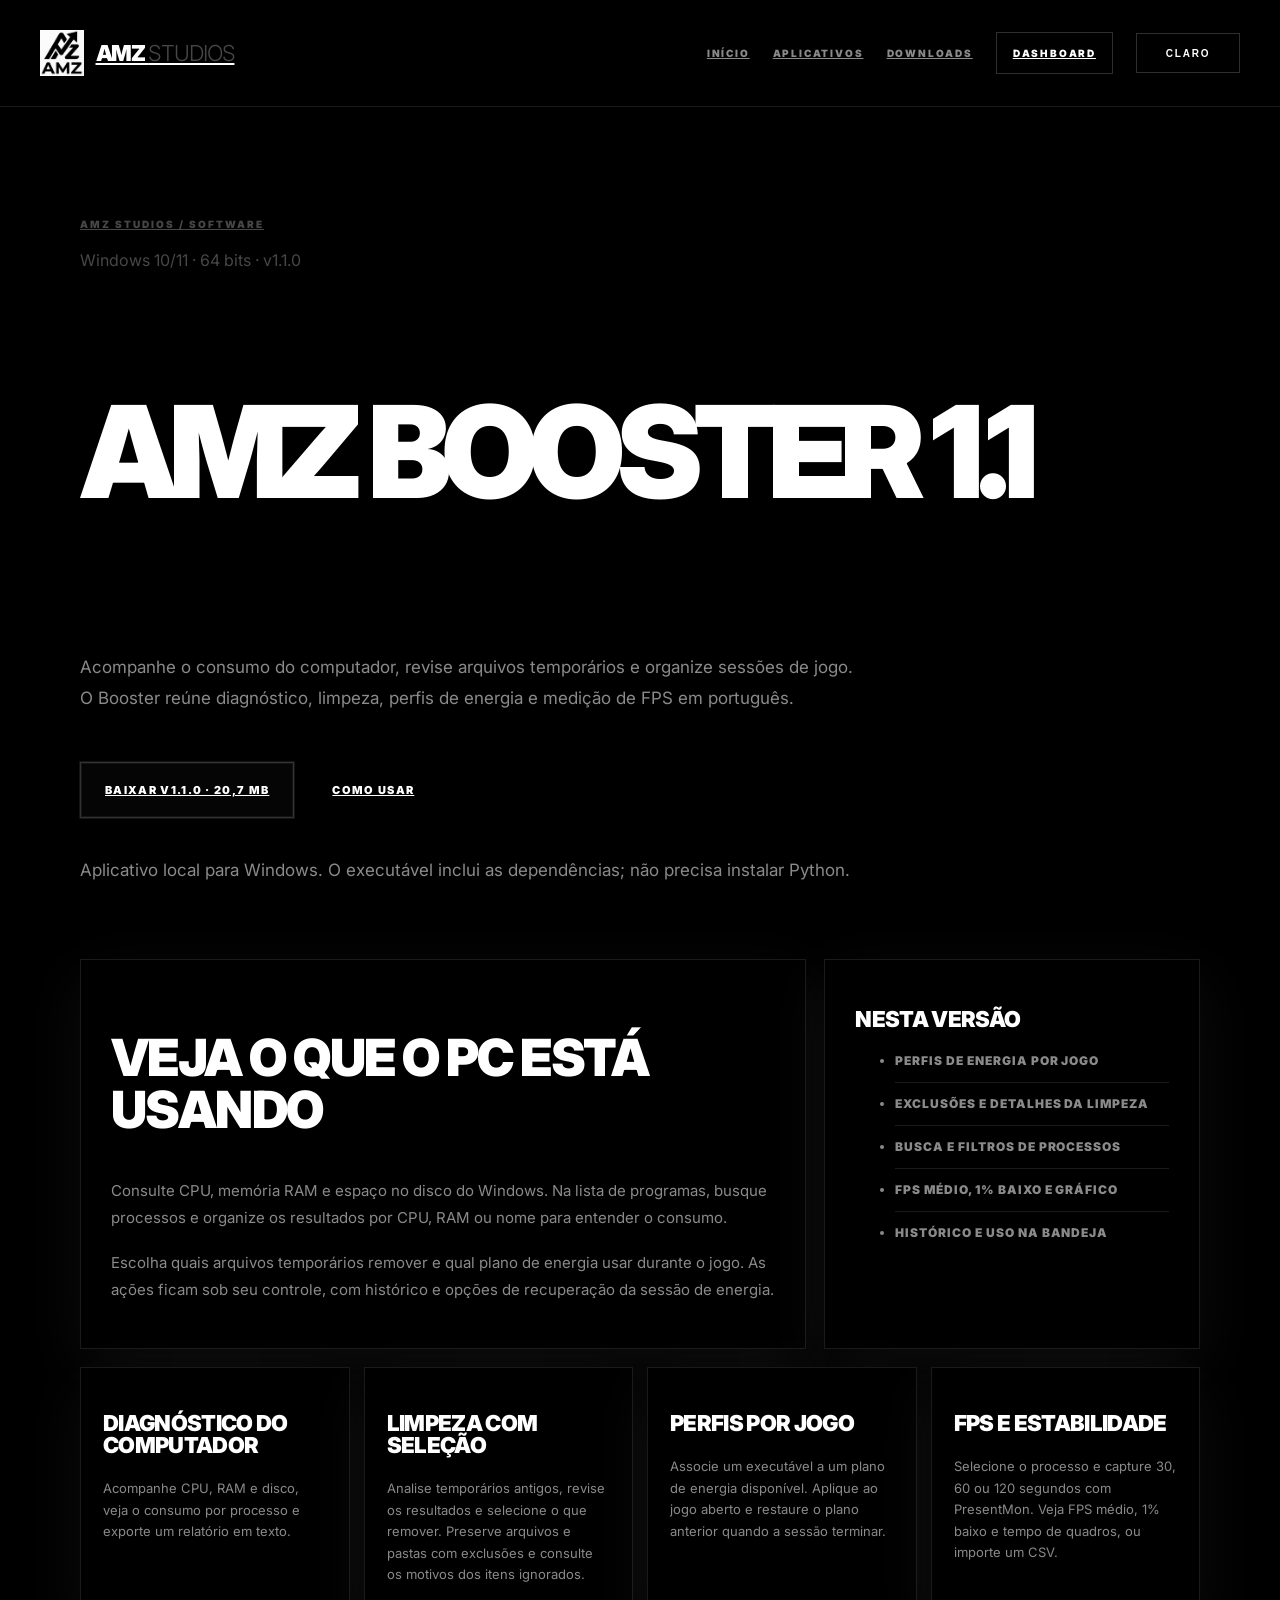
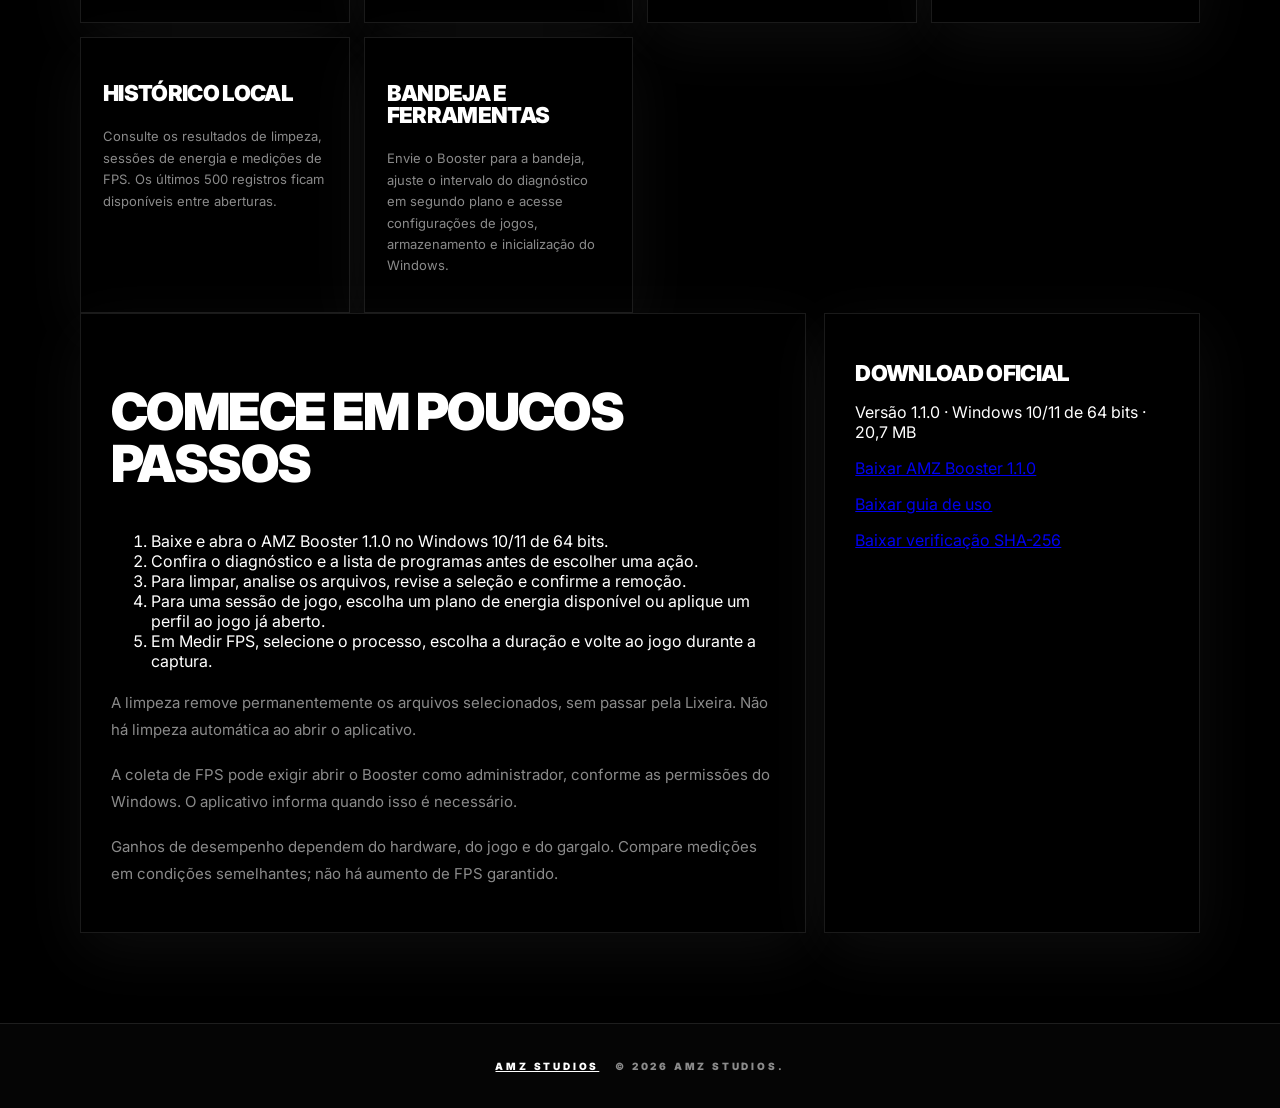
<file: amz-booster/index.html>
<!DOCTYPE html>
<html lang="pt-br">
<head>
    <meta charset="UTF-8">
    <meta name="viewport" content="width=device-width, initial-scale=1.0">
    <title>AMZ Booster 1.1 | Diagnóstico, Limpeza e FPS para Windows</title>
    <meta name="description" content="Baixe o AMZ Booster 1.1 para Windows: diagnóstico de CPU e RAM, limpeza de temporários, perfis de energia por jogo e medição de FPS com histórico.">
    <meta name="robots" content="index, follow, max-image-preview:large">
    <meta name="author" content="AMZ Studios">
    <link rel="canonical" href="https://muniz-amz.github.io/amz-studios/amz-booster/">
    <meta property="og:type" content="article">
    <meta property="og:locale" content="pt_BR">
    <meta property="og:site_name" content="AMZ Studios">
    <meta property="og:title" content="AMZ Booster 1.1 para Windows">
    <meta property="og:description" content="Acompanhe o consumo do PC, revise arquivos temporários, organize perfis de energia por jogo e compare medições de FPS.">
    <meta property="og:url" content="https://muniz-amz.github.io/amz-studios/amz-booster/">
    <meta property="og:image" content="https://muniz-amz.github.io/amz-studios/assets/logo.png">
    <link rel="icon" href="../assets/logo.ico?v=6" type="image/x-icon">
    <script>
        try {
            const temaSalvo = localStorage.getItem('amz_site_theme');
            document.documentElement.dataset.siteTheme = temaSalvo === 'light' ? 'light' : 'dark';
        } catch {
            document.documentElement.dataset.siteTheme = 'dark';
        }
    </script>
    <script type="application/ld+json">
        {
            "@context": "https://schema.org",
            "@type": "SoftwareApplication",
            "name": "AMZ Booster",
            "softwareVersion": "1.1.0",
            "operatingSystem": "Windows 10/11 64 bits",
            "applicationCategory": "UtilitiesApplication",
            "url": "https://muniz-amz.github.io/amz-studios/amz-booster/",
            "downloadUrl": "https://muniz-amz.github.io/amz-studios/assets/meu-site-downloads/AMZBooster-v1.1.0.exe",
            "description": "Diagnóstico de CPU, RAM e disco, limpeza de temporários selecionados, perfis de energia por jogo e medição de FPS com histórico para Windows.",
            "publisher": {
                "@type": "Organization",
                "name": "AMZ Studios"
            }
        }
    </script>
    <link rel="stylesheet" href="../style.css?v=33">
</head>
<body class="seo-page">
    <nav class="seo-navbar">
        <a class="seo-brand" href="../" aria-label="Voltar para AMZ Studios">
            <img src="../assets/logo.png" alt="AMZ Studios">
            <span>AMZ <em>STUDIOS</em></span>
        </a>
        <div class="seo-nav-links">
            <a href="../#inicio">Início</a>
            <a href="../#aplicativos">Aplicativos</a>
            <a href="../#downloads">Downloads</a>
            <a class="site-nav-dashboard" href="../#dashboard">Dashboard</a>
            <button type="button" class="site-theme-toggle" id="site-theme-toggle" onclick="alternarTemaSeo()" aria-label="Alternar tema">
                <span id="site-theme-label">Claro</span>
            </button>
        </div>
    </nav>

    <main class="seo-main">
        <section class="seo-hero">
            <a class="seo-breadcrumb" href="../">AMZ Studios / Software</a>
            <span class="site-chip">Windows 10/11 · 64 bits · v1.1.0</span>
            <h1>AMZ Booster 1.1</h1>
            <p>
                Acompanhe o consumo do computador, revise arquivos temporários e organize sessões de jogo.
                O Booster reúne diagnóstico, limpeza, perfis de energia e medição de FPS em português.
            </p>
            <div class="seo-cta-row">
                <a class="site-primary-action" href="../assets/meu-site-downloads/AMZBooster-v1.1.0.exe" download>Baixar v1.1.0 · 20,7 MB</a>
                <a class="site-secondary-action" href="#como-usar">Como usar</a>
            </div>
            <p>Aplicativo local para Windows. O executável inclui as dependências; não precisa instalar Python.</p>
        </section>

        <section class="seo-layout">
            <article class="seo-content-card">
                <h2>Veja o que o PC está usando</h2>
                <p>
                    Consulte CPU, memória RAM e espaço no disco do Windows. Na lista de programas,
                    busque processos e organize os resultados por CPU, RAM ou nome para entender o consumo.
                </p>
                <p>
                    Escolha quais arquivos temporários remover e qual plano de energia usar durante o jogo.
                    As ações ficam sob seu controle, com histórico e opções de recuperação da sessão de energia.
                </p>
            </article>
            <aside class="seo-side-card">
                <h2>Nesta versão</h2>
                <ul>
                    <li>Perfis de energia por jogo</li>
                    <li>Exclusões e detalhes da limpeza</li>
                    <li>Busca e filtros de processos</li>
                    <li>FPS médio, 1% baixo e gráfico</li>
                    <li>Histórico e uso na bandeja</li>
                </ul>
            </aside>
        </section>

        <section class="seo-feature-grid" aria-label="Funções do AMZ Booster">
            <article>
                <h3>Diagnóstico do computador</h3>
                <p>Acompanhe CPU, RAM e disco, veja o consumo por processo e exporte um relatório em texto.</p>
            </article>
            <article>
                <h3>Limpeza com seleção</h3>
                <p>Analise temporários antigos, revise os resultados e selecione o que remover. Preserve arquivos e pastas com exclusões e consulte os motivos dos itens ignorados.</p>
            </article>
            <article>
                <h3>Perfis por jogo</h3>
                <p>Associe um executável a um plano de energia disponível. Aplique ao jogo aberto e restaure o plano anterior quando a sessão terminar.</p>
            </article>
            <article>
                <h3>FPS e estabilidade</h3>
                <p>Selecione o processo e capture 30, 60 ou 120 segundos com PresentMon. Veja FPS médio, 1% baixo e tempo de quadros, ou importe um CSV.</p>
            </article>
            <article>
                <h3>Histórico local</h3>
                <p>Consulte os resultados de limpeza, sessões de energia e medições de FPS. Os últimos 500 registros ficam disponíveis entre aberturas.</p>
            </article>
            <article>
                <h3>Bandeja e ferramentas</h3>
                <p>Envie o Booster para a bandeja, ajuste o intervalo do diagnóstico em segundo plano e acesse configurações de jogos, armazenamento e inicialização do Windows.</p>
            </article>
        </section>

        <section class="seo-layout" id="como-usar">
            <article class="seo-content-card">
                <h2>Comece em poucos passos</h2>
                <ol>
                    <li>Baixe e abra o AMZ Booster 1.1.0 no Windows 10/11 de 64 bits.</li>
                    <li>Confira o diagnóstico e a lista de programas antes de escolher uma ação.</li>
                    <li>Para limpar, analise os arquivos, revise a seleção e confirme a remoção.</li>
                    <li>Para uma sessão de jogo, escolha um plano de energia disponível ou aplique um perfil ao jogo já aberto.</li>
                    <li>Em Medir FPS, selecione o processo, escolha a duração e volte ao jogo durante a captura.</li>
                </ol>
                <p>A limpeza remove permanentemente os arquivos selecionados, sem passar pela Lixeira. Não há limpeza automática ao abrir o aplicativo.</p>
                <p>A coleta de FPS pode exigir abrir o Booster como administrador, conforme as permissões do Windows. O aplicativo informa quando isso é necessário.</p>
                <p>Ganhos de desempenho dependem do hardware, do jogo e do gargalo. Compare medições em condições semelhantes; não há aumento de FPS garantido.</p>
            </article>
            <aside class="seo-side-card">
                <h2>Download oficial</h2>
                <p>Versão 1.1.0 · Windows 10/11 de 64 bits · 20,7 MB</p>
                <p><a href="../assets/meu-site-downloads/AMZBooster-v1.1.0.exe" download>Baixar AMZ Booster 1.1.0</a></p>
                <p><a href="../assets/meu-site-downloads/AMZBooster-v1.1.0-Guia.md" download>Baixar guia de uso</a></p>
                <p><a href="../assets/meu-site-downloads/AMZBooster-v1.1.0.exe.sha256" download>Baixar verificação SHA-256</a></p>
            </aside>
        </section>
    </main>

    <footer class="seo-footer">
        <a href="../">AMZ Studios</a>
        <span>© 2026 AMZ Studios.</span>
    </footer>

    <script>
        function atualizarTemaSeo() {
            const claro = document.documentElement.dataset.siteTheme === 'light';
            const label = document.getElementById('site-theme-label');
            if (label) label.textContent = claro ? 'Escuro' : 'Claro';
        }

        function alternarTemaSeo() {
            const proximo = document.documentElement.dataset.siteTheme === 'light' ? 'dark' : 'light';
            document.documentElement.dataset.siteTheme = proximo;
            try { localStorage.setItem('amz_site_theme', proximo); } catch {}
            atualizarTemaSeo();
        }

        atualizarTemaSeo();
    </script>
</body>
</html>
</file>
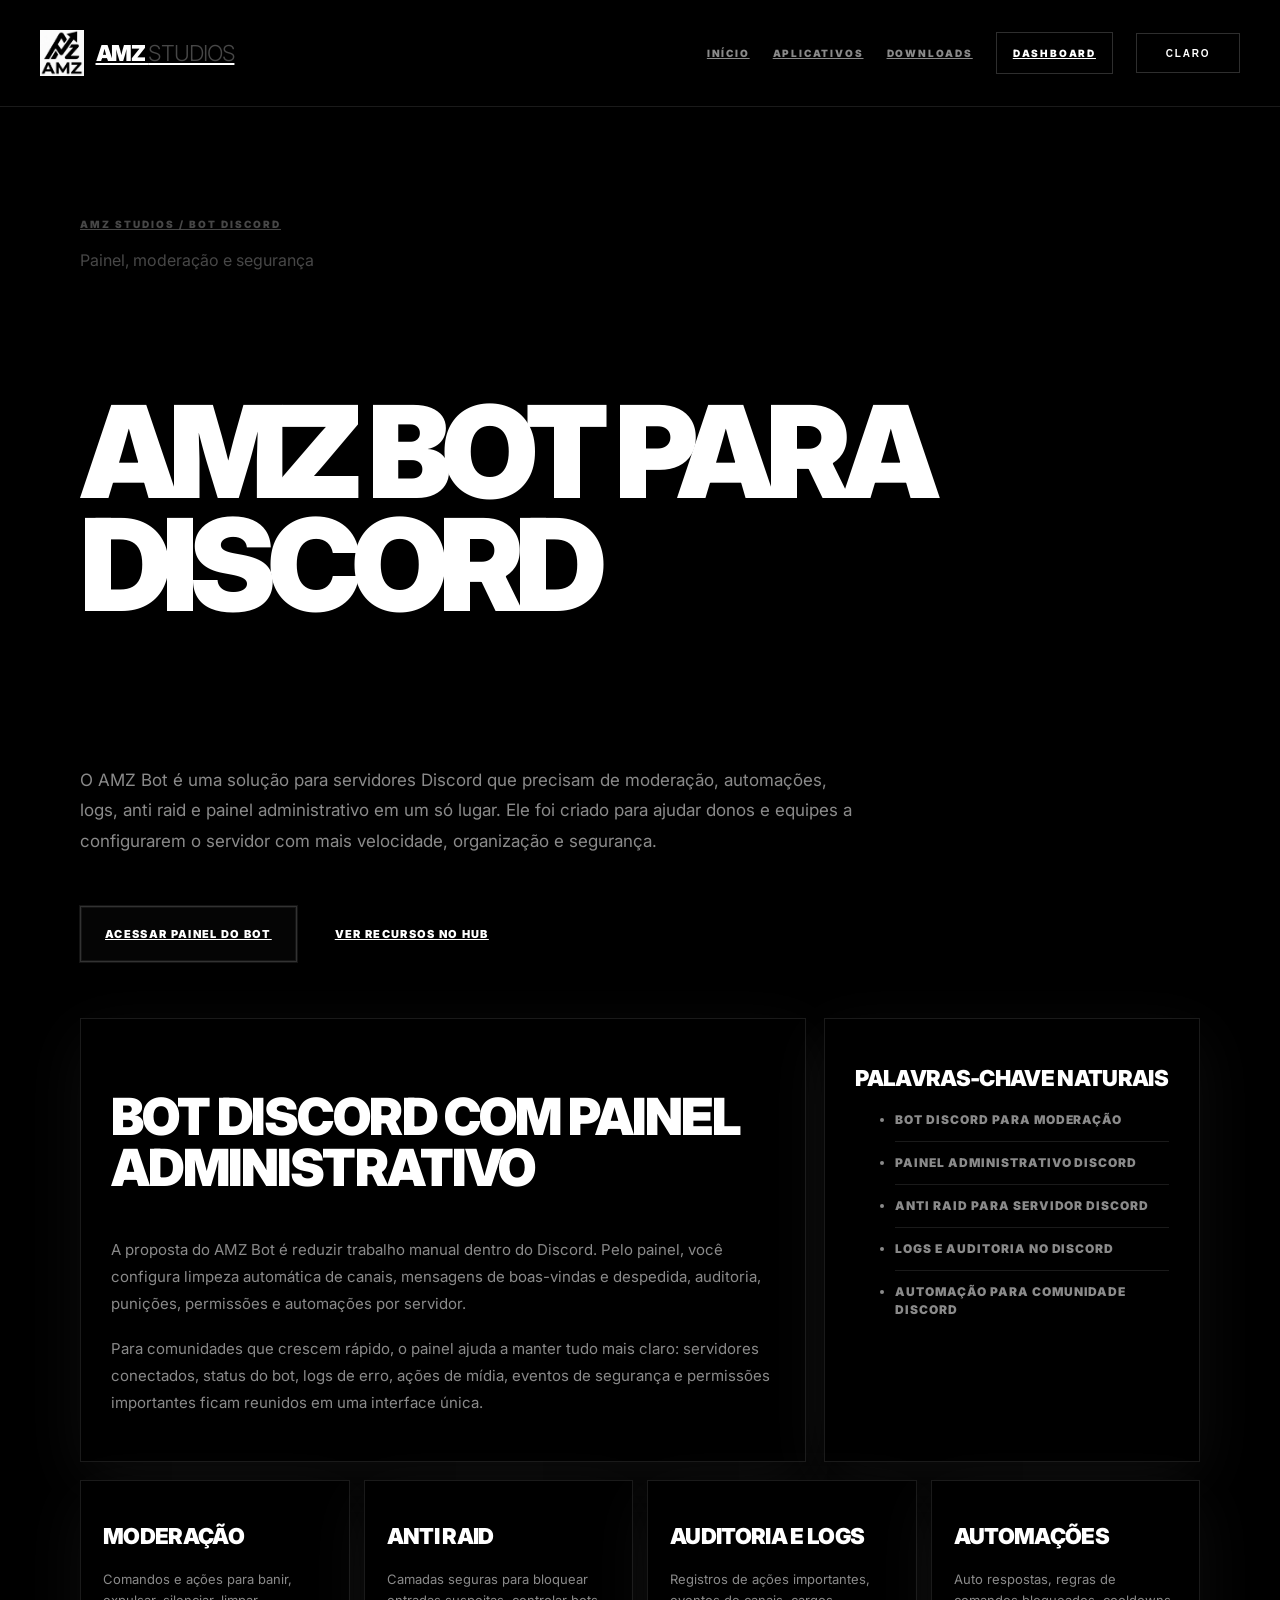
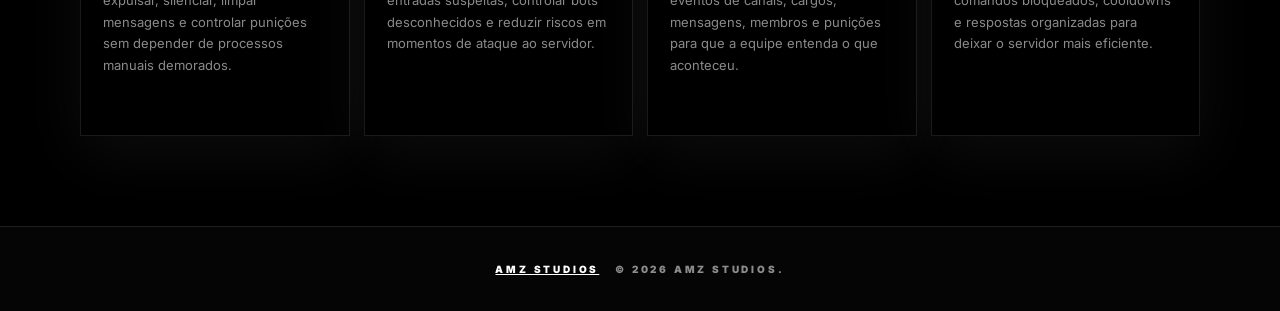
<file: amz-bot/index.html>
<!DOCTYPE html>
<html lang="pt-br">
<head>
    <meta charset="UTF-8">
    <meta name="viewport" content="width=device-width, initial-scale=1.0">
    <title>AMZ Bot para Discord | Moderação, Anti Raid e Painel Admin</title>
    <meta name="description" content="Conheça o AMZ Bot para Discord: moderação, anti raid, logs, limpeza automática, mensagens de entrada e saída, automações e painel administrativo para servidores.">
    <meta name="robots" content="index, follow, max-image-preview:large">
    <meta name="author" content="AMZ Studios">
    <link rel="canonical" href="https://muniz-amz.github.io/amz-studios/amz-bot/">
    <meta property="og:type" content="article">
    <meta property="og:locale" content="pt_BR">
    <meta property="og:site_name" content="AMZ Studios">
    <meta property="og:title" content="AMZ Bot para Discord">
    <meta property="og:description" content="Bot para Discord com painel administrativo, moderação, anti raid, logs, auditoria e automações por servidor.">
    <meta property="og:url" content="https://muniz-amz.github.io/amz-studios/amz-bot/">
    <meta property="og:image" content="https://muniz-amz.github.io/amz-studios/assets/logo.png">
    <link rel="icon" href="../assets/logo.ico?v=6" type="image/x-icon">
    <script>
        try {
            const temaSalvo = localStorage.getItem('amz_site_theme');
            document.documentElement.dataset.siteTheme = temaSalvo === 'light' ? 'light' : 'dark';
        } catch {
            document.documentElement.dataset.siteTheme = 'dark';
        }
    </script>
    <script type="application/ld+json">
        {
            "@context": "https://schema.org",
            "@type": "Service",
            "name": "AMZ Bot para Discord",
            "serviceType": "Bot Discord para moderação, anti raid, logs e automação",
            "url": "https://muniz-amz.github.io/amz-studios/amz-bot/",
            "provider": {
                "@type": "Organization",
                "name": "AMZ Studios",
                "url": "https://muniz-amz.github.io/amz-studios/"
            },
            "areaServed": "BR",
            "description": "AMZ Bot é um bot para Discord com painel administrativo, limpeza automática, auditoria, moderação, anti raid, logs e automações para servidores."
        }
    </script>
    <link rel="stylesheet" href="../style.css?v=33">
</head>
<body class="seo-page">
    <nav class="seo-navbar">
        <a class="seo-brand" href="../" aria-label="Voltar para AMZ Studios">
            <img src="../assets/logo.png" alt="AMZ Studios">
            <span>AMZ <em>STUDIOS</em></span>
        </a>
        <div class="seo-nav-links">
            <a href="../#inicio">Início</a>
            <a href="../#aplicativos">Aplicativos</a>
            <a href="../#downloads">Downloads</a>
            <a class="site-nav-dashboard" href="../#dashboard">Dashboard</a>
            <button type="button" class="site-theme-toggle" id="site-theme-toggle" onclick="alternarTemaSeo()" aria-label="Alternar tema">
                <span id="site-theme-label">Claro</span>
            </button>
        </div>
    </nav>

    <main class="seo-main">
        <section class="seo-hero">
            <a class="seo-breadcrumb" href="../">AMZ Studios / Bot Discord</a>
            <span class="site-chip">Painel, moderação e segurança</span>
            <h1>AMZ Bot para Discord</h1>
            <p>
                O AMZ Bot é uma solução para servidores Discord que precisam de moderação, automações, logs, anti raid e painel administrativo em um só lugar.
                Ele foi criado para ajudar donos e equipes a configurarem o servidor com mais velocidade, organização e segurança.
            </p>
            <div class="seo-cta-row">
                <a class="site-primary-action" href="../#dashboard">Acessar painel do bot</a>
                <a class="site-secondary-action" href="../#solucoes">Ver recursos no hub</a>
            </div>
        </section>

        <section class="seo-layout">
            <article class="seo-content-card">
                <h2>Bot Discord com painel administrativo</h2>
                <p>
                    A proposta do AMZ Bot é reduzir trabalho manual dentro do Discord. Pelo painel, você configura limpeza automática de canais,
                    mensagens de boas-vindas e despedida, auditoria, punições, permissões e automações por servidor.
                </p>
                <p>
                    Para comunidades que crescem rápido, o painel ajuda a manter tudo mais claro: servidores conectados, status do bot,
                    logs de erro, ações de mídia, eventos de segurança e permissões importantes ficam reunidos em uma interface única.
                </p>
            </article>

            <aside class="seo-side-card">
                <h2>Palavras-chave naturais</h2>
                <ul>
                    <li>bot Discord para moderação</li>
                    <li>painel administrativo Discord</li>
                    <li>anti raid para servidor Discord</li>
                    <li>logs e auditoria no Discord</li>
                    <li>automação para comunidade Discord</li>
                </ul>
            </aside>
        </section>

        <section class="seo-feature-grid">
            <article>
                <h3>Moderação</h3>
                <p>Comandos e ações para banir, expulsar, silenciar, limpar mensagens e controlar punições sem depender de processos manuais demorados.</p>
            </article>
            <article>
                <h3>Anti Raid</h3>
                <p>Camadas seguras para bloquear entradas suspeitas, controlar bots desconhecidos e reduzir riscos em momentos de ataque ao servidor.</p>
            </article>
            <article>
                <h3>Auditoria e logs</h3>
                <p>Registros de ações importantes, eventos de canais, cargos, mensagens, membros e punições para que a equipe entenda o que aconteceu.</p>
            </article>
            <article>
                <h3>Automações</h3>
                <p>Auto respostas, regras de comandos bloqueados, cooldowns e respostas organizadas para deixar o servidor mais eficiente.</p>
            </article>
        </section>
    </main>

    <footer class="seo-footer">
        <a href="../">AMZ Studios</a>
        <span>© 2026 AMZ Studios.</span>
    </footer>

    <script>
        function atualizarTemaSeo() {
            const claro = document.documentElement.dataset.siteTheme === 'light';
            const label = document.getElementById('site-theme-label');
            if (label) label.textContent = claro ? 'Escuro' : 'Claro';
        }

        function alternarTemaSeo() {
            const proximo = document.documentElement.dataset.siteTheme === 'light' ? 'dark' : 'light';
            document.documentElement.dataset.siteTheme = proximo;
            try { localStorage.setItem('amz_site_theme', proximo); } catch {}
            atualizarTemaSeo();
        }

        atualizarTemaSeo();
    </script>
</body>
</html>
</file>
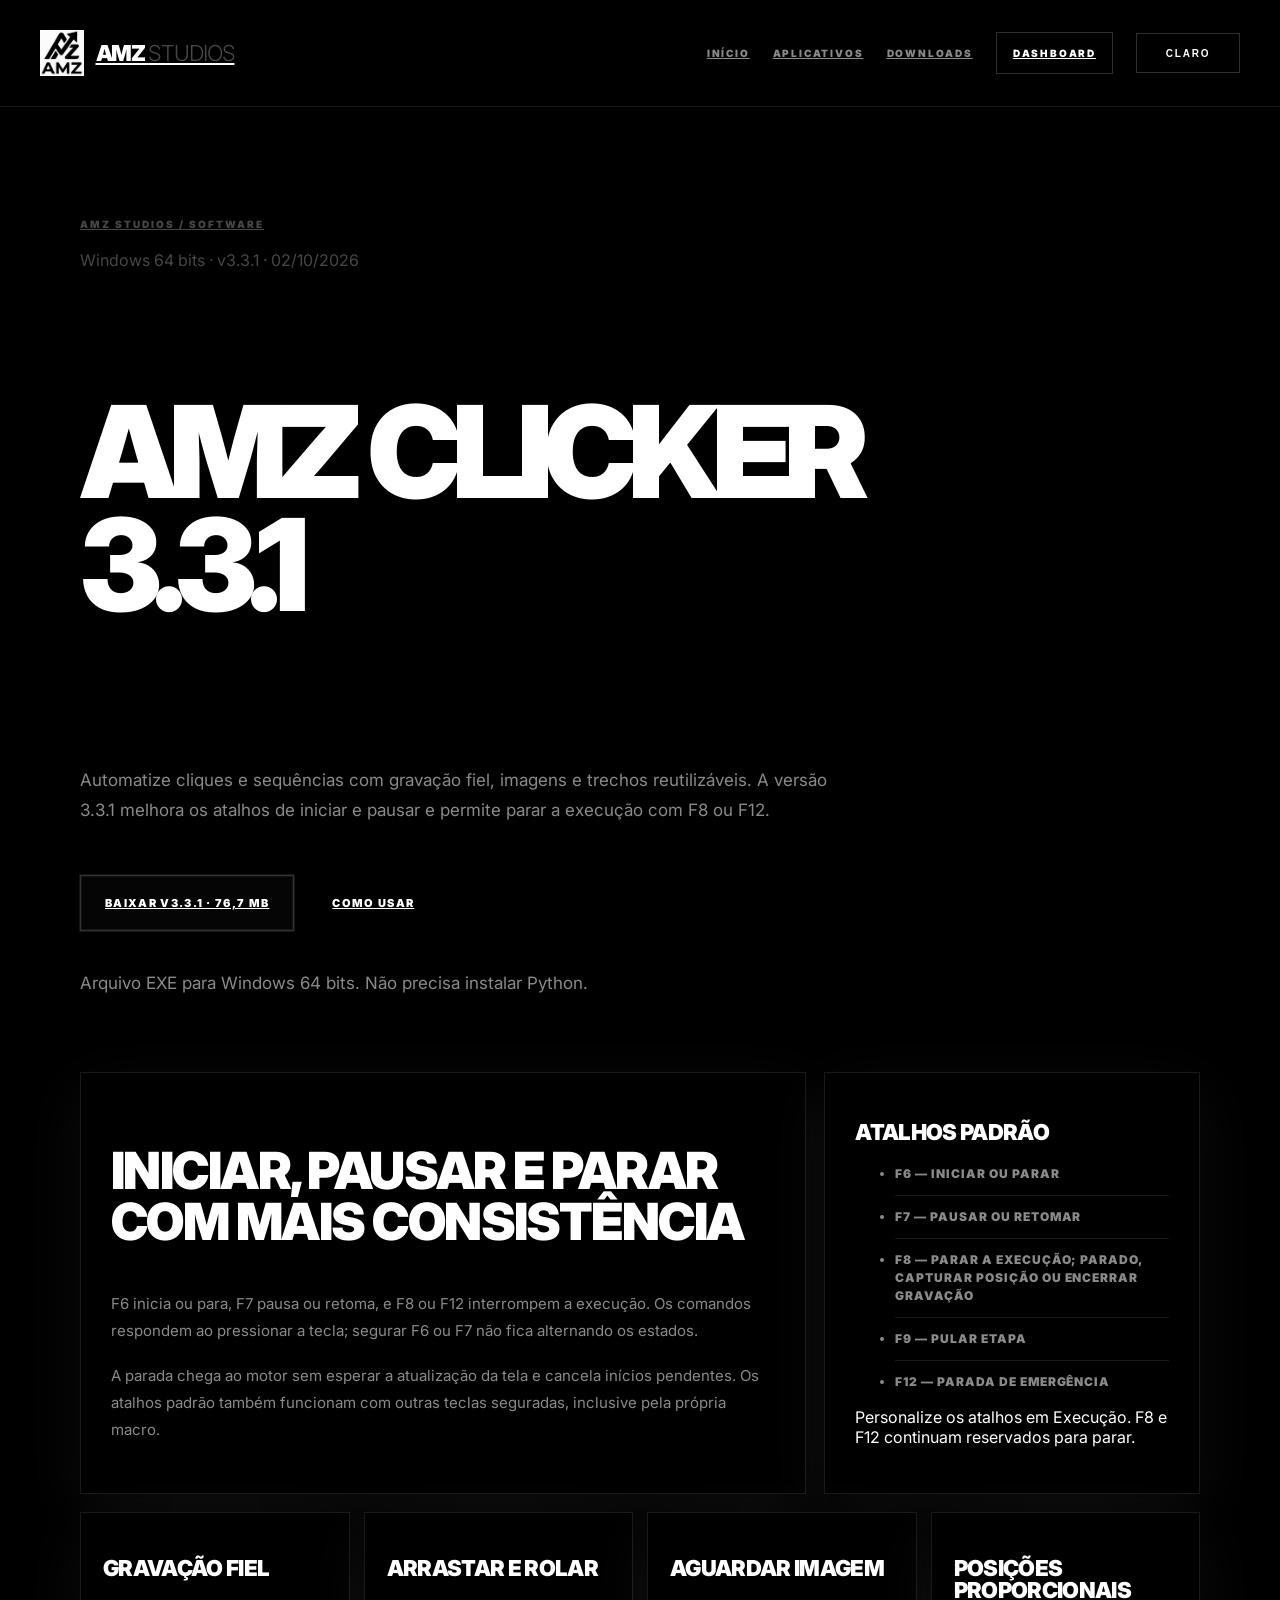
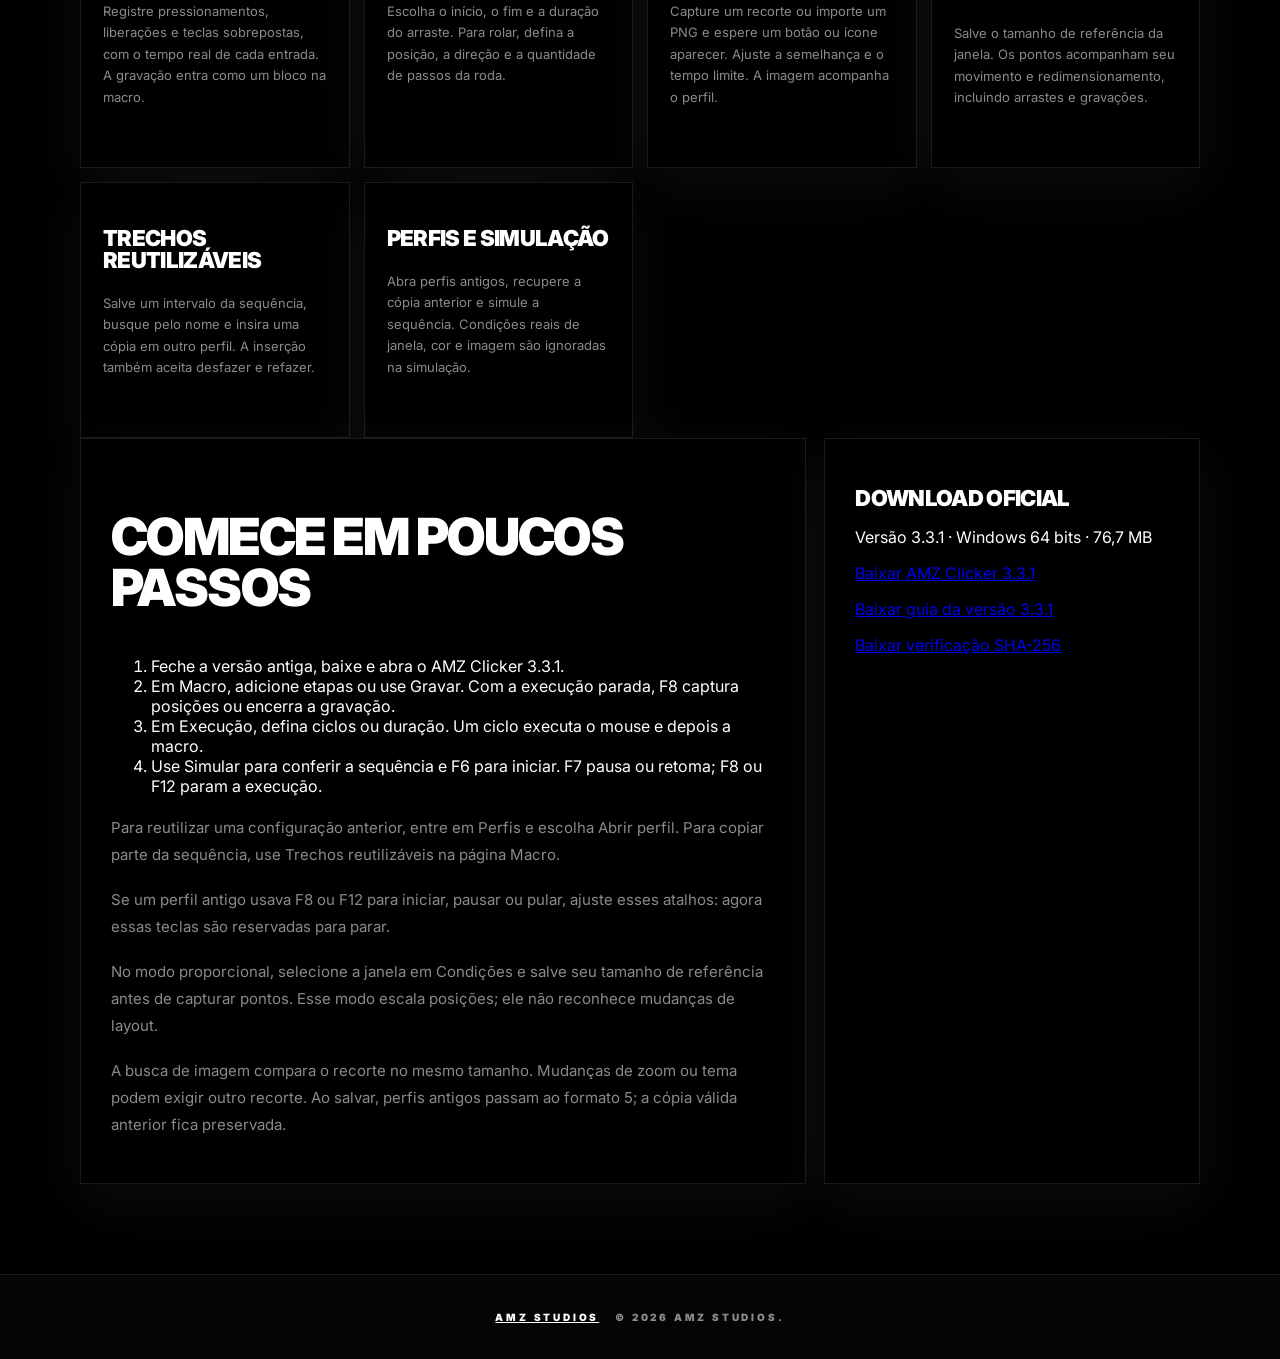
<file: amz-clicker/index.html>
<!DOCTYPE html>
<html lang="pt-br">
<head>
    <meta charset="UTF-8">
    <meta name="viewport" content="width=device-width, initial-scale=1.0">
    <title>AMZ Clicker 3.3.1 | AutoClicker e Macros para Windows</title>
    <meta name="description" content="Baixe o AMZ Clicker 3.3.1 para Windows: atalhos de iniciar e pausar mais consistentes, parada com F8/F12, gravação fiel e macros reutilizáveis.">
    <meta name="robots" content="index, follow, max-image-preview:large">
    <meta name="author" content="AMZ Studios">
    <link rel="canonical" href="https://muniz-amz.github.io/amz-studios/amz-clicker/">
    <meta property="og:type" content="article">
    <meta property="og:locale" content="pt_BR">
    <meta property="og:site_name" content="AMZ Studios">
    <meta property="og:title" content="AMZ Clicker 3.3.1 para Windows">
    <meta property="og:description" content="AutoClicker para Windows com controles de iniciar, pausar e parar mais consistentes, gravação fiel, condições por imagem e macros reutilizáveis.">
    <meta property="og:url" content="https://muniz-amz.github.io/amz-studios/amz-clicker/">
    <meta property="og:image" content="https://muniz-amz.github.io/amz-studios/assets/logo.png">
    <link rel="icon" href="../assets/logo.ico?v=6" type="image/x-icon">
    <script>
        try {
            const temaSalvo = localStorage.getItem('amz_site_theme');
            document.documentElement.dataset.siteTheme = temaSalvo === 'light' ? 'light' : 'dark';
        } catch {
            document.documentElement.dataset.siteTheme = 'dark';
        }
    </script>
    <script type="application/ld+json">
        {
            "@context": "https://schema.org",
            "@type": "SoftwareApplication",
            "name": "AMZ Clicker",
            "softwareVersion": "3.3.1",
            "operatingSystem": "Windows",
            "applicationCategory": "UtilitiesApplication",
            "url": "https://muniz-amz.github.io/amz-studios/amz-clicker/",
            "downloadUrl": "https://muniz-amz.github.io/amz-studios/assets/meu-site-downloads/AMZ-Clicker-v3.3.1.exe",
            "description": "AutoClicker para Windows com controles de iniciar, pausar e parar mais consistentes, gravação fiel, condições por imagem e macros reutilizáveis.",
            "publisher": {
                "@type": "Organization",
                "name": "AMZ Studios"
            }
        }
    </script>
    <link rel="stylesheet" href="../style.css?v=33">
</head>
<body class="seo-page">
    <nav class="seo-navbar">
        <a class="seo-brand" href="../" aria-label="Voltar para AMZ Studios">
            <img src="../assets/logo.png" alt="AMZ Studios">
            <span>AMZ <em>STUDIOS</em></span>
        </a>
        <div class="seo-nav-links">
            <a href="../#inicio">Início</a>
            <a href="../#aplicativos">Aplicativos</a>
            <a href="../#downloads">Downloads</a>
            <a class="site-nav-dashboard" href="../#dashboard">Dashboard</a>
            <button type="button" class="site-theme-toggle" id="site-theme-toggle" onclick="alternarTemaSeo()" aria-label="Alternar tema">
                <span id="site-theme-label">Claro</span>
            </button>
        </div>
    </nav>

    <main class="seo-main">
        <section class="seo-hero">
            <a class="seo-breadcrumb" href="../">AMZ Studios / Software</a>
            <span class="site-chip">Windows 64 bits · v3.3.1 · 02/10/2026</span>
            <h1>AMZ Clicker 3.3.1</h1>
            <p>
                Automatize cliques e sequências com gravação fiel, imagens e trechos reutilizáveis.
                A versão 3.3.1 melhora os atalhos de iniciar e pausar e permite parar a execução com F8 ou F12.
            </p>
            <div class="seo-cta-row">
                <a class="site-primary-action" href="../assets/meu-site-downloads/AMZ-Clicker-v3.3.1.exe" download>Baixar v3.3.1 · 76,7 MB</a>
                <a class="site-secondary-action" href="#como-usar">Como usar</a>
            </div>
            <p>Arquivo EXE para Windows 64 bits. Não precisa instalar Python.</p>
        </section>

        <section class="seo-layout">
            <article class="seo-content-card">
                <h2>Iniciar, pausar e parar com mais consistência</h2>
                <p>
                    F6 inicia ou para, F7 pausa ou retoma, e F8 ou F12 interrompem a execução. Os comandos
                    respondem ao pressionar a tecla; segurar F6 ou F7 não fica alternando os estados.
                </p>
                <p>
                    A parada chega ao motor sem esperar a atualização da tela e cancela inícios pendentes.
                    Os atalhos padrão também funcionam com outras teclas seguradas, inclusive pela própria macro.
                </p>
            </article>

            <aside class="seo-side-card">
                <h2>Atalhos padrão</h2>
                <ul>
                    <li>F6 — iniciar ou parar</li>
                    <li>F7 — pausar ou retomar</li>
                    <li>F8 — parar a execução; parado, capturar posição ou encerrar gravação</li>
                    <li>F9 — pular etapa</li>
                    <li>F12 — parada de emergência</li>
                </ul>
                <p>Personalize os atalhos em Execução. F8 e F12 continuam reservados para parar.</p>
            </aside>
        </section>

        <section class="seo-feature-grid" aria-label="Recursos do AMZ Clicker">
            <article>
                <h3>Gravação fiel</h3>
                <p>Registre pressionamentos, liberações e teclas sobrepostas, com o tempo real de cada entrada. A gravação entra como um bloco na macro.</p>
            </article>
            <article>
                <h3>Arrastar e rolar</h3>
                <p>Escolha o início, o fim e a duração do arraste. Para rolar, defina a posição, a direção e a quantidade de passos da roda.</p>
            </article>
            <article>
                <h3>Aguardar imagem</h3>
                <p>Capture um recorte ou importe um PNG e espere um botão ou ícone aparecer. Ajuste a semelhança e o tempo limite. A imagem acompanha o perfil.</p>
            </article>
            <article>
                <h3>Posições proporcionais</h3>
                <p>Salve o tamanho de referência da janela. Os pontos acompanham seu movimento e redimensionamento, incluindo arrastes e gravações.</p>
            </article>
            <article>
                <h3>Trechos reutilizáveis</h3>
                <p>Salve um intervalo da sequência, busque pelo nome e insira uma cópia em outro perfil. A inserção também aceita desfazer e refazer.</p>
            </article>
            <article>
                <h3>Perfis e simulação</h3>
                <p>Abra perfis antigos, recupere a cópia anterior e simule a sequência. Condições reais de janela, cor e imagem são ignoradas na simulação.</p>
            </article>
        </section>

        <section class="seo-layout" id="como-usar">
            <article class="seo-content-card">
                <h2>Comece em poucos passos</h2>
                <ol>
                    <li>Feche a versão antiga, baixe e abra o AMZ Clicker 3.3.1.</li>
                    <li>Em Macro, adicione etapas ou use Gravar. Com a execução parada, F8 captura posições ou encerra a gravação.</li>
                    <li>Em Execução, defina ciclos ou duração. Um ciclo executa o mouse e depois a macro.</li>
                    <li>Use Simular para conferir a sequência e F6 para iniciar. F7 pausa ou retoma; F8 ou F12 param a execução.</li>
                </ol>
                <p>Para reutilizar uma configuração anterior, entre em Perfis e escolha Abrir perfil. Para copiar parte da sequência, use Trechos reutilizáveis na página Macro.</p>
                <p>Se um perfil antigo usava F8 ou F12 para iniciar, pausar ou pular, ajuste esses atalhos: agora essas teclas são reservadas para parar.</p>
                <p>No modo proporcional, selecione a janela em Condições e salve seu tamanho de referência antes de capturar pontos. Esse modo escala posições; ele não reconhece mudanças de layout.</p>
                <p>A busca de imagem compara o recorte no mesmo tamanho. Mudanças de zoom ou tema podem exigir outro recorte. Ao salvar, perfis antigos passam ao formato 5; a cópia válida anterior fica preservada.</p>
            </article>
            <aside class="seo-side-card">
                <h2>Download oficial</h2>
                <p>Versão 3.3.1 · Windows 64 bits · 76,7 MB</p>
                <p><a href="../assets/meu-site-downloads/AMZ-Clicker-v3.3.1.exe" download>Baixar AMZ Clicker 3.3.1</a></p>
                <p><a href="../assets/meu-site-downloads/AMZ-Clicker-v3.3.1-Guia.md" download>Baixar guia da versão 3.3.1</a></p>
                <p><a href="../assets/meu-site-downloads/AMZ-Clicker-v3.3.1.exe.sha256" download>Baixar verificação SHA-256</a></p>
            </aside>
        </section>
    </main>

    <footer class="seo-footer">
        <a href="../">AMZ Studios</a>
        <span>© 2026 AMZ Studios.</span>
    </footer>

    <script>
        function atualizarTemaSeo() {
            const claro = document.documentElement.dataset.siteTheme === 'light';
            const label = document.getElementById('site-theme-label');
            if (label) label.textContent = claro ? 'Escuro' : 'Claro';
        }

        function alternarTemaSeo() {
            const proximo = document.documentElement.dataset.siteTheme === 'light' ? 'dark' : 'light';
            document.documentElement.dataset.siteTheme = proximo;
            try { localStorage.setItem('amz_site_theme', proximo); } catch {}
            atualizarTemaSeo();
        }

        atualizarTemaSeo();
    </script>
</body>
</html>
</file>
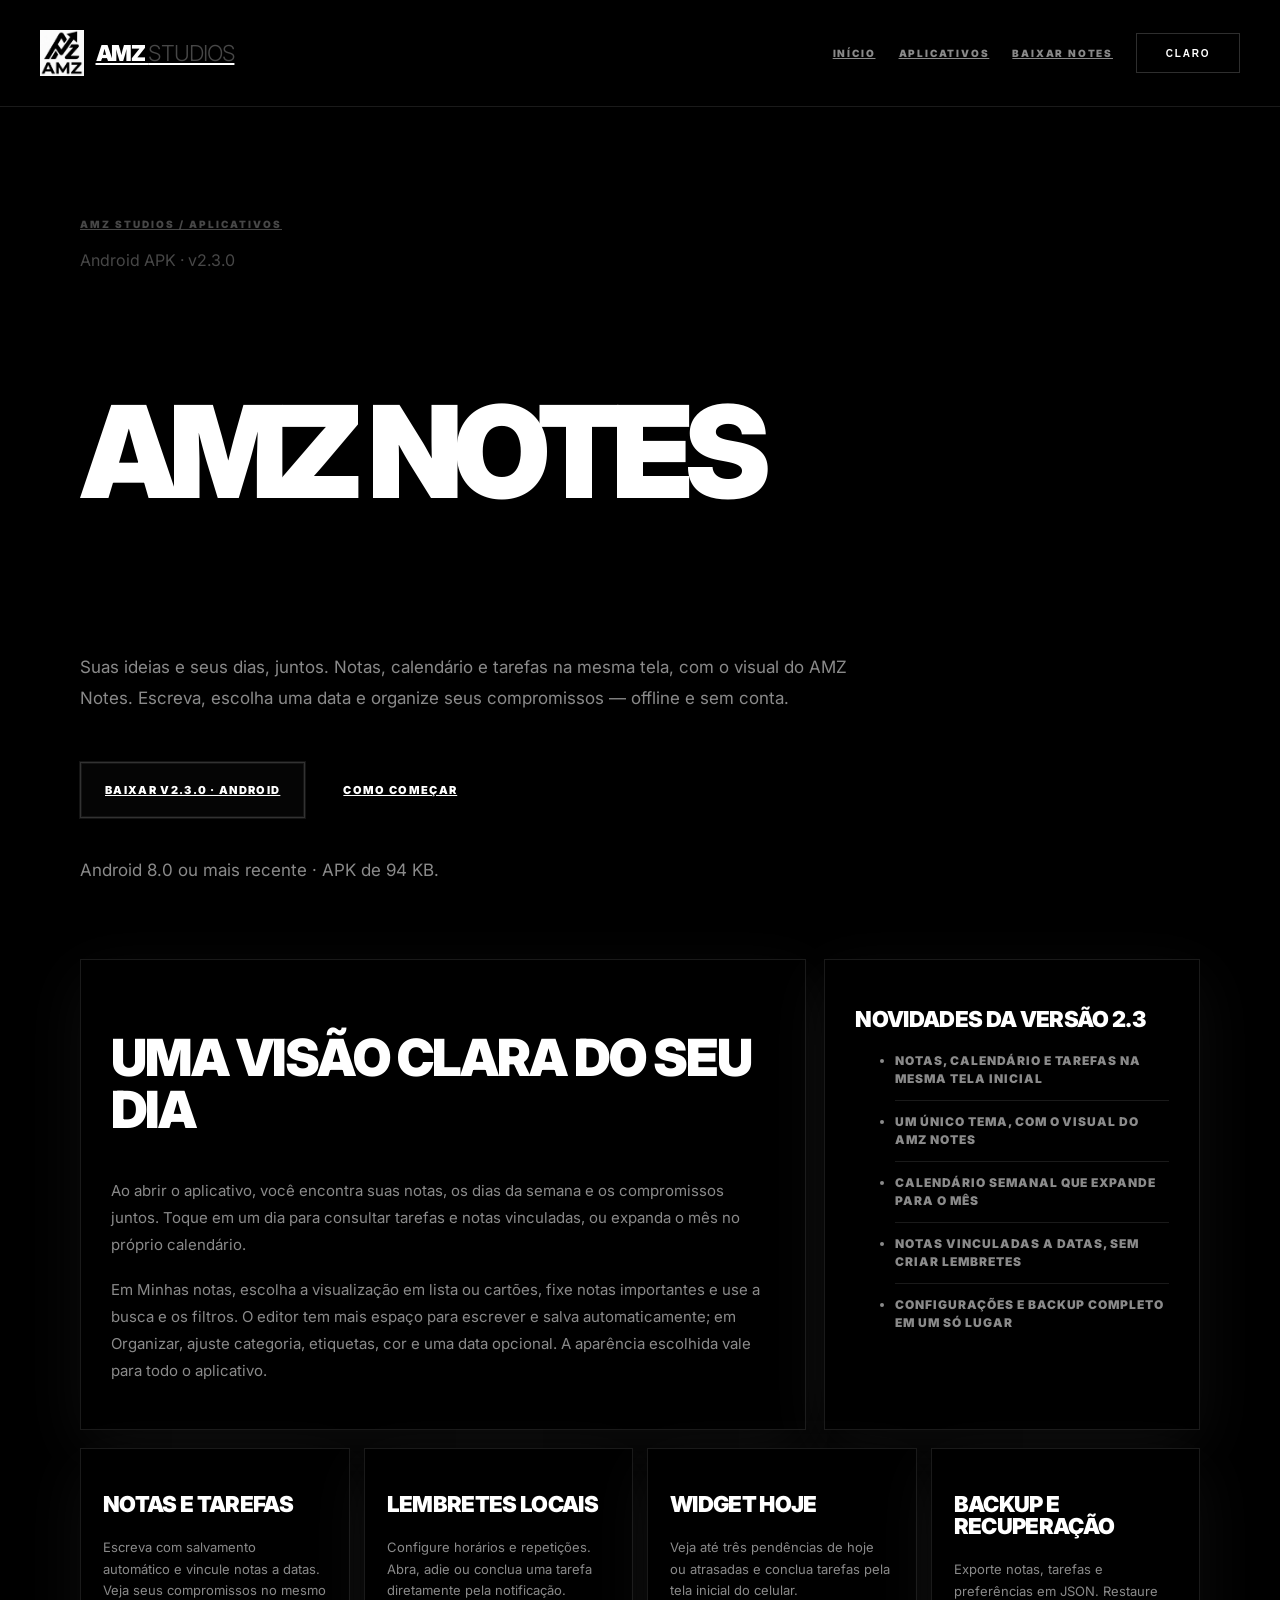
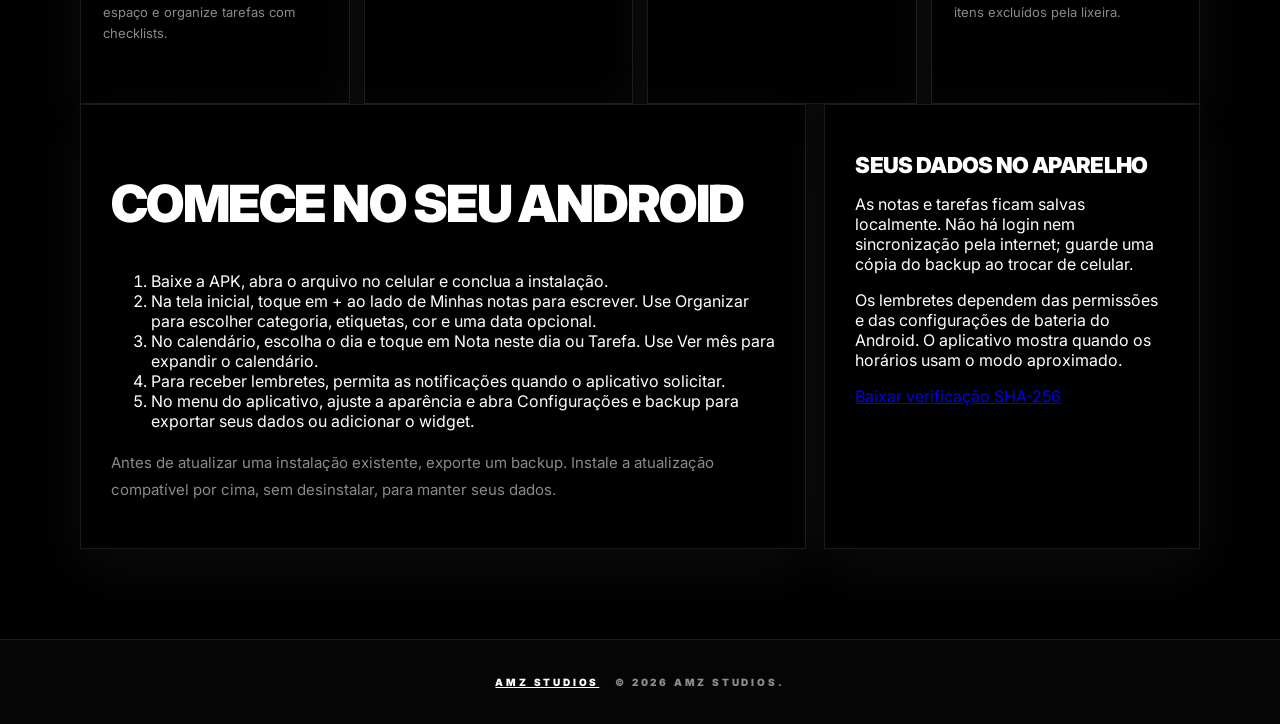
<file: amz-notes/index.html>
<!DOCTYPE html>
<html lang="pt-br">
<head>
    <meta charset="UTF-8">
    <meta name="viewport" content="width=device-width, initial-scale=1.0">
    <title>AMZ Notes 2.3 | Notas, Agenda e Lembretes para Android</title>
    <meta name="description" content="Baixe o AMZ Notes 2.3 para Android: notas, calendário e tarefas em uma tela só, com tema único e lembretes. Funciona offline, sem conta.">
    <meta name="robots" content="index, follow, max-image-preview:large">
    <meta name="author" content="AMZ Studios">
    <link rel="canonical" href="https://muniz-amz.github.io/amz-studios/amz-notes/">
    <meta property="og:type" content="article">
    <meta property="og:locale" content="pt_BR">
    <meta property="og:site_name" content="AMZ Studios">
    <meta property="og:title" content="AMZ Notes 2.3 para Android">
    <meta property="og:description" content="Notas e compromissos no mesmo espaço. Calendário integrado, um único tema e backup completo, sem depender de internet.">
    <meta property="og:url" content="https://muniz-amz.github.io/amz-studios/amz-notes/">
    <meta property="og:image" content="https://muniz-amz.github.io/amz-studios/assets/logo.png">
    <link rel="icon" href="../assets/logo.ico?v=6" type="image/x-icon">
    <script>
        try {
            const temaSalvo = localStorage.getItem('amz_site_theme');
            document.documentElement.dataset.siteTheme = temaSalvo === 'light' ? 'light' : 'dark';
        } catch {
            document.documentElement.dataset.siteTheme = 'dark';
        }
    </script>
    <script type="application/ld+json">
        {
            "@context": "https://schema.org",
            "@type": "SoftwareApplication",
            "name": "AMZ Notes",
            "softwareVersion": "2.3.0",
            "operatingSystem": "Android 8.0 ou superior",
            "applicationCategory": "ProductivityApplication",
            "url": "https://muniz-amz.github.io/amz-studios/amz-notes/",
            "downloadUrl": "https://muniz-amz.github.io/amz-studios/assets/meu-site-downloads/AMZ-Notes-v2.3.0.apk",
            "description": "Notas, calendário e tarefas na mesma tela para Android, com tema único, lembretes, widget e backup completo. Funciona offline, sem conta.",
            "publisher": {
                "@type": "Organization",
                "name": "AMZ Studios"
            }
        }
    </script>
    <link rel="stylesheet" href="../style.css?v=34">
</head>
<body class="seo-page">
    <nav class="seo-navbar">
        <a class="seo-brand" href="../" aria-label="Voltar para AMZ Studios">
            <img src="../assets/logo.png" alt="AMZ Studios">
            <span>AMZ <em>STUDIOS</em></span>
        </a>
        <div class="seo-nav-links">
            <a href="../#inicio">Início</a>
            <a href="../#aplicativos">Aplicativos</a>
            <a href="#baixar">Baixar Notes</a>
            <button type="button" class="site-theme-toggle" id="site-theme-toggle" onclick="alternarTemaSeo()" aria-label="Alternar tema">
                <span id="site-theme-label">Claro</span>
            </button>
        </div>
    </nav>

    <main class="seo-main">
        <section class="seo-hero" id="baixar">
            <a class="seo-breadcrumb" href="../#aplicativos">AMZ Studios / Aplicativos</a>
            <span class="site-chip">Android APK · v2.3.0</span>
            <h1>AMZ Notes</h1>
            <p>
                Suas ideias e seus dias, juntos. Notas, calendário e tarefas na mesma tela, com o visual
                do AMZ Notes. Escreva, escolha uma data e organize seus compromissos — offline e sem conta.
            </p>
            <div class="seo-cta-row">
                <a class="site-primary-action" href="../assets/meu-site-downloads/AMZ-Notes-v2.3.0.apk" download>Baixar v2.3.0 · Android</a>
                <a class="site-secondary-action" href="#como-usar">Como começar</a>
            </div>
            <p>Android 8.0 ou mais recente · APK de 94 KB.</p>
        </section>

        <section class="seo-layout">
            <article class="seo-content-card">
                <h2>Uma visão clara do seu dia</h2>
                <p>
                    Ao abrir o aplicativo, você encontra suas notas, os dias da semana e os compromissos juntos.
                    Toque em um dia para consultar tarefas e notas vinculadas, ou expanda o mês no próprio calendário.
                </p>
                <p>
                    Em Minhas notas, escolha a visualização em lista ou cartões, fixe notas importantes e use a busca
                    e os filtros. O editor tem mais espaço para escrever e salva automaticamente; em Organizar,
                    ajuste categoria, etiquetas, cor e uma data opcional. A aparência escolhida vale para todo o aplicativo.
                </p>
            </article>
            <aside class="seo-side-card">
                <h2>Novidades da versão 2.3</h2>
                <ul>
                    <li>Notas, calendário e tarefas na mesma tela inicial</li>
                    <li>Um único tema, com o visual do AMZ Notes</li>
                    <li>Calendário semanal que expande para o mês</li>
                    <li>Notas vinculadas a datas, sem criar lembretes</li>
                    <li>Configurações e backup completo em um só lugar</li>
                </ul>
            </aside>
        </section>

        <section class="seo-feature-grid">
            <article>
                <h3>Notas e tarefas</h3>
                <p>Escreva com salvamento automático e vincule notas a datas. Veja seus compromissos no mesmo espaço e organize tarefas com checklists.</p>
            </article>
            <article>
                <h3>Lembretes locais</h3>
                <p>Configure horários e repetições. Abra, adie ou conclua uma tarefa diretamente pela notificação.</p>
            </article>
            <article>
                <h3>Widget Hoje</h3>
                <p>Veja até três pendências de hoje ou atrasadas e conclua tarefas pela tela inicial do celular.</p>
            </article>
            <article>
                <h3>Backup e recuperação</h3>
                <p>Exporte notas, tarefas e preferências em JSON. Restaure itens excluídos pela lixeira.</p>
            </article>
        </section>

        <section class="seo-layout" id="como-usar">
            <article class="seo-content-card">
                <h2>Comece no seu Android</h2>
                <ol>
                    <li>Baixe a APK, abra o arquivo no celular e conclua a instalação.</li>
                    <li>Na tela inicial, toque em + ao lado de Minhas notas para escrever. Use Organizar para escolher categoria, etiquetas, cor e uma data opcional.</li>
                    <li>No calendário, escolha o dia e toque em Nota neste dia ou Tarefa. Use Ver mês para expandir o calendário.</li>
                    <li>Para receber lembretes, permita as notificações quando o aplicativo solicitar.</li>
                    <li>No menu do aplicativo, ajuste a aparência e abra Configurações e backup para exportar seus dados ou adicionar o widget.</li>
                </ol>
                <p>Antes de atualizar uma instalação existente, exporte um backup. Instale a atualização compatível por cima, sem desinstalar, para manter seus dados.</p>
            </article>
            <aside class="seo-side-card">
                <h2>Seus dados no aparelho</h2>
                <p>As notas e tarefas ficam salvas localmente. Não há login nem sincronização pela internet; guarde uma cópia do backup ao trocar de celular.</p>
                <p>Os lembretes dependem das permissões e das configurações de bateria do Android. O aplicativo mostra quando os horários usam o modo aproximado.</p>
                <p><a href="../assets/meu-site-downloads/AMZ-Notes-v2.3.0.sha256" download>Baixar verificação SHA-256</a></p>
            </aside>
        </section>
    </main>

    <footer class="seo-footer">
        <a href="../">AMZ Studios</a>
        <span>© 2026 AMZ Studios.</span>
    </footer>

    <script>
        function atualizarTemaSeo() {
            const claro = document.documentElement.dataset.siteTheme === 'light';
            const label = document.getElementById('site-theme-label');
            if (label) label.textContent = claro ? 'Escuro' : 'Claro';
        }

        function alternarTemaSeo() {
            const proximo = document.documentElement.dataset.siteTheme === 'light' ? 'dark' : 'light';
            document.documentElement.dataset.siteTheme = proximo;
            try { localStorage.setItem('amz_site_theme', proximo); } catch {}
            atualizarTemaSeo();
        }

        atualizarTemaSeo();
    </script>
</body>
</html>
</file>
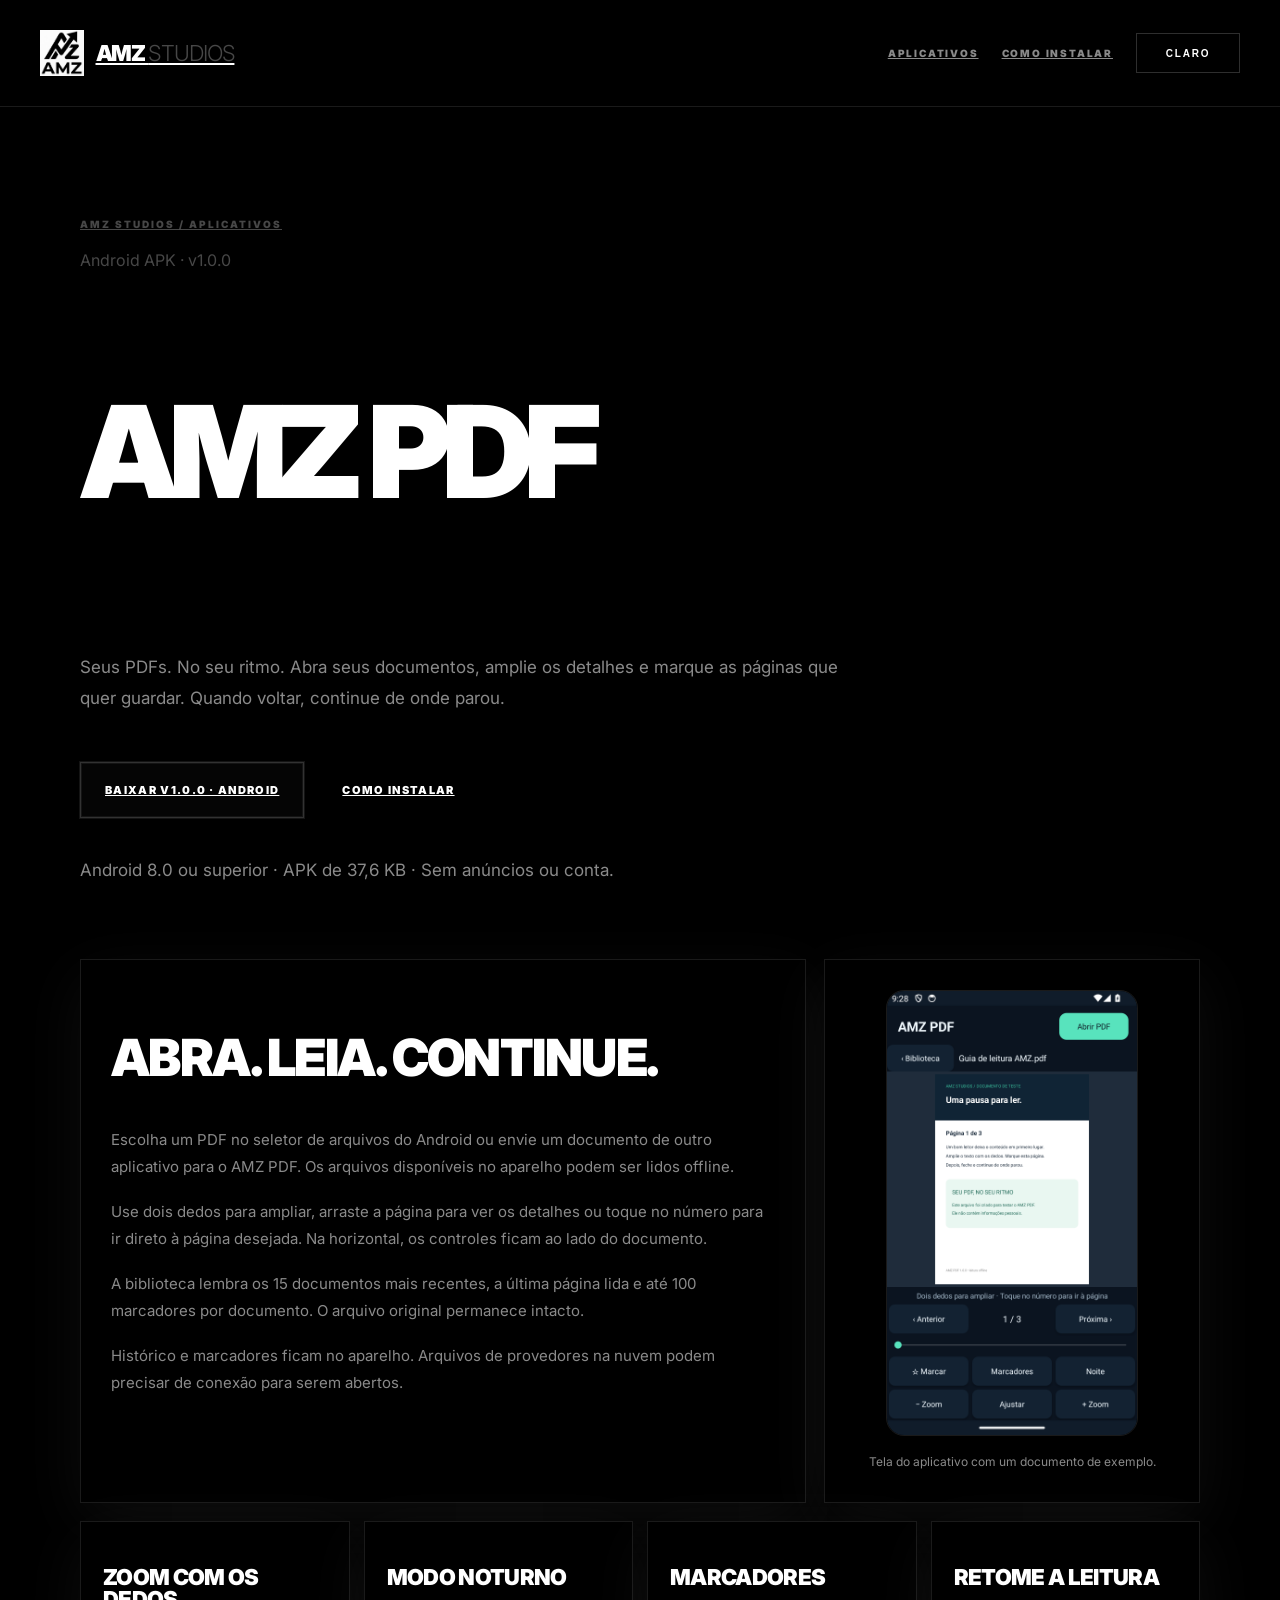
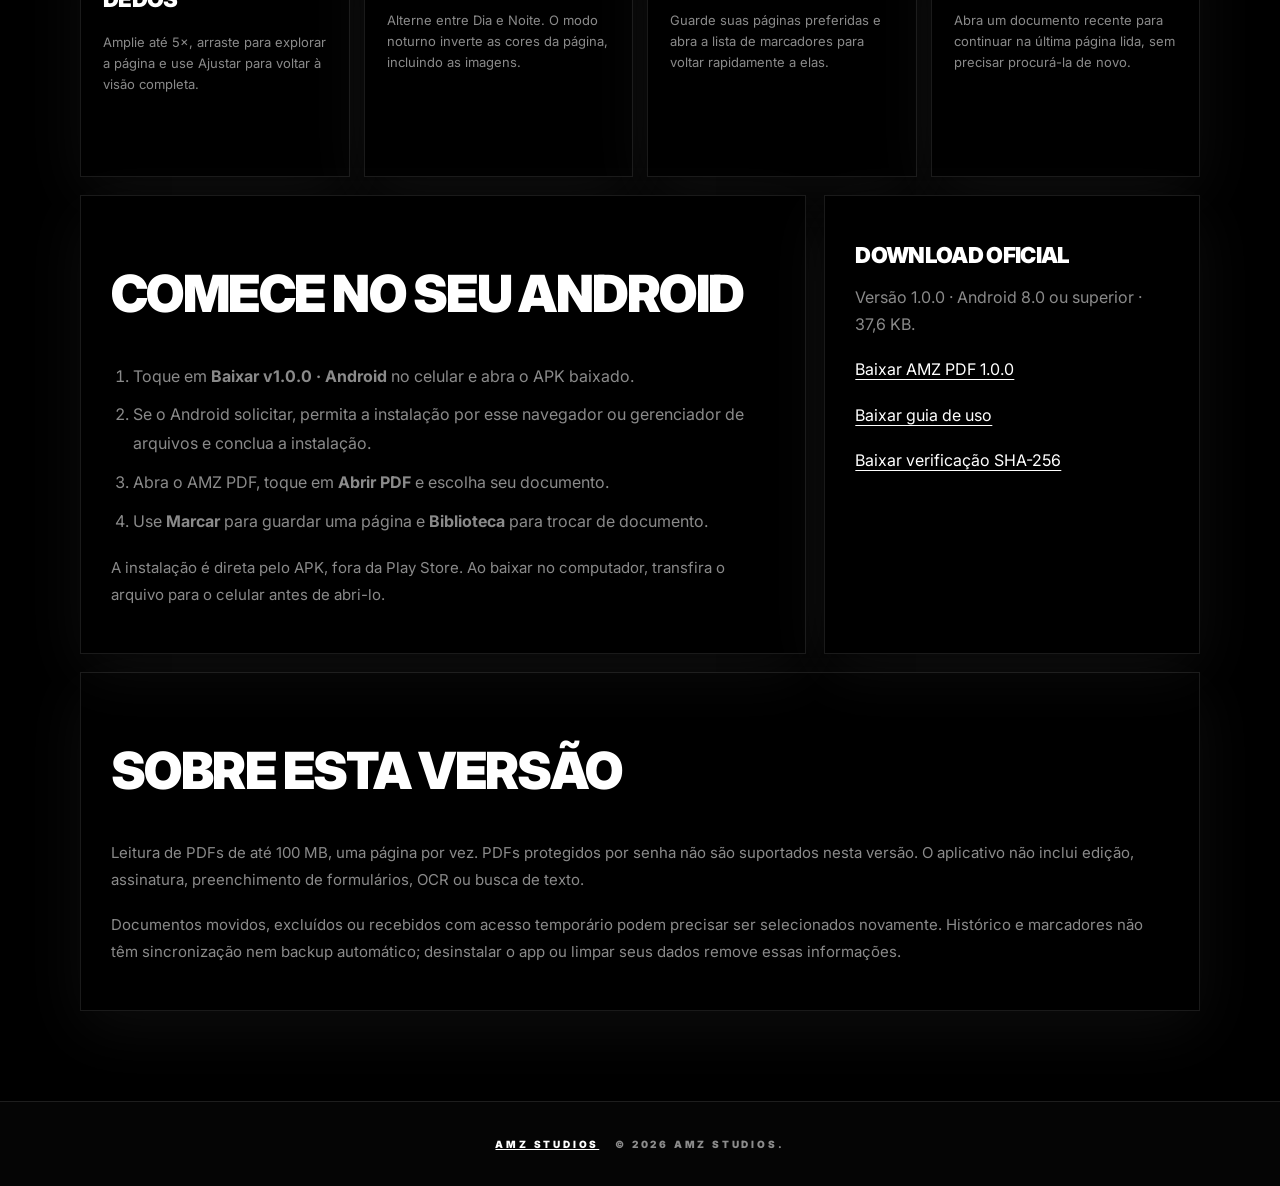
<file: amz-pdf/index.html>
<!DOCTYPE html>
<html lang="pt-br">
<head>
    <meta charset="UTF-8">
    <meta name="viewport" content="width=device-width, initial-scale=1.0">
    <title>AMZ PDF | Leitor de PDF Offline para Android</title>
    <meta name="description" content="Baixe o AMZ PDF para Android: leia PDFs offline com zoom, modo noturno, marcadores e retorno à última página. Sem anúncios ou conta.">
    <meta name="robots" content="index, follow, max-image-preview:large">
    <meta name="author" content="AMZ Studios">
    <meta name="theme-color" content="#0b1520">
    <link rel="canonical" href="https://muniz-amz.github.io/amz-studios/amz-pdf/">
    <meta property="og:type" content="article">
    <meta property="og:locale" content="pt_BR">
    <meta property="og:site_name" content="AMZ Studios">
    <meta property="og:title" content="AMZ PDF para Android">
    <meta property="og:description" content="Seus PDFs. No seu ritmo. Leitura offline, zoom, modo noturno e marcadores no celular.">
    <meta property="og:url" content="https://muniz-amz.github.io/amz-studios/amz-pdf/">
    <meta property="og:image" content="https://muniz-amz.github.io/amz-studios/assets/logo.png">
    <link rel="icon" href="../assets/logo.ico?v=6" type="image/x-icon">
    <script>
        try {
            document.documentElement.dataset.siteTheme = localStorage.getItem('amz_site_theme') === 'light' ? 'light' : 'dark';
        } catch { document.documentElement.dataset.siteTheme = 'dark'; }
    </script>
    <script type="application/ld+json">
        {
            "@context": "https://schema.org",
            "@type": "SoftwareApplication",
            "name": "AMZ PDF",
            "softwareVersion": "1.0.0",
            "operatingSystem": "Android 8.0 ou superior",
            "applicationCategory": "ProductivityApplication",
            "url": "https://muniz-amz.github.io/amz-studios/amz-pdf/",
            "downloadUrl": "https://muniz-amz.github.io/amz-studios/assets/meu-site-downloads/AMZ-PDF-v1.0.0.apk",
            "fileSize": "37563 bytes",
            "description": "Leitor de PDF offline para Android com zoom, modo noturno, marcadores e retorno à última página. Sem anúncios ou conta.",
            "publisher": { "@type": "Organization", "name": "AMZ Studios" }
        }
    </script>
    <link rel="stylesheet" href="../style.css?v=48">
    <style>
        .pdf-preview { margin: 0; display: grid; justify-items: center; gap: 16px; }
        .pdf-preview img { display: block; width: min(100%, 250px); height: auto; border-radius: 18px; border: 1px solid var(--site-border); }
        .pdf-preview figcaption { color: var(--site-muted); font-size: 12px; line-height: 1.6; text-align: center; }
        .pdf-section { margin-top: 18px; }
        .pdf-install ol { margin: 22px 0 0; padding-left: 22px; color: var(--site-muted); line-height: 1.8; }
        .pdf-install li + li { margin-top: 10px; }
        .pdf-download p { margin-top: 18px; color: var(--site-muted); line-height: 1.7; }
        .pdf-download a { color: var(--site-text); text-decoration: underline; text-underline-offset: 4px; }
    </style>
</head>
<body class="seo-page">
    <nav class="seo-navbar" aria-label="Navegação principal">
        <a class="seo-brand" href="../" aria-label="Voltar para AMZ Studios">
            <img src="../assets/logo.png" alt="AMZ Studios">
            <span>AMZ <em>STUDIOS</em></span>
        </a>
        <div class="seo-nav-links">
            <a href="../#aplicativos">Aplicativos</a>
            <a href="#como-instalar">Como instalar</a>
            <button type="button" class="site-theme-toggle" id="site-theme-toggle" onclick="alternarTemaSeo()" aria-label="Alternar tema"><span id="site-theme-label">Claro</span></button>
        </div>
    </nav>
    <main class="seo-main">
        <section class="seo-hero" id="baixar">
            <a class="seo-breadcrumb" href="../#aplicativos">AMZ Studios / Aplicativos</a>
            <span class="site-chip">Android APK · v1.0.0</span>
            <h1>AMZ PDF</h1>
            <p>Seus PDFs. No seu ritmo. Abra seus documentos, amplie os detalhes e marque as páginas que quer guardar. Quando voltar, continue de onde parou.</p>
            <div class="seo-cta-row">
                <a class="site-primary-action" href="../assets/meu-site-downloads/AMZ-PDF-v1.0.0.apk" download>Baixar v1.0.0 · Android</a>
                <a class="site-secondary-action" href="#como-instalar">Como instalar</a>
            </div>
            <p>Android 8.0 ou superior · APK de 37,6 KB · Sem anúncios ou conta.</p>
        </section>
        <section class="seo-layout" aria-label="Conheça o leitor">
            <article class="seo-content-card">
                <h2>Abra. Leia. Continue.</h2>
                <p>Escolha um PDF no seletor de arquivos do Android ou envie um documento de outro aplicativo para o AMZ PDF. Os arquivos disponíveis no aparelho podem ser lidos offline.</p>
                <p>Use dois dedos para ampliar, arraste a página para ver os detalhes ou toque no número para ir direto à página desejada. Na horizontal, os controles ficam ao lado do documento.</p>
                <p>A biblioteca lembra os 15 documentos mais recentes, a última página lida e até 100 marcadores por documento. O arquivo original permanece intacto.</p>
                <p>Histórico e marcadores ficam no aparelho. Arquivos de provedores na nuvem podem precisar de conexão para serem abertos.</p>
            </article>
            <aside class="seo-side-card">
                <figure class="pdf-preview">
                    <img src="../assets/amz-pdf-reader.png" width="1080" height="1920" loading="lazy" alt="AMZ PDF exibindo um documento de exemplo com controles de páginas, marcadores, modo noturno e zoom.">
                    <figcaption>Tela do aplicativo com um documento de exemplo.</figcaption>
                </figure>
            </aside>
        </section>
        <section class="seo-feature-grid" aria-label="Funções do AMZ PDF">
            <article><h3>Zoom com os dedos</h3><p>Amplie até 5×, arraste para explorar a página e use Ajustar para voltar à visão completa.</p></article>
            <article><h3>Modo noturno</h3><p>Alterne entre Dia e Noite. O modo noturno inverte as cores da página, incluindo as imagens.</p></article>
            <article><h3>Marcadores</h3><p>Guarde suas páginas preferidas e abra a lista de marcadores para voltar rapidamente a elas.</p></article>
            <article><h3>Retome a leitura</h3><p>Abra um documento recente para continuar na última página lida, sem precisar procurá-la de novo.</p></article>
        </section>
        <section class="seo-layout pdf-section" id="como-instalar">
            <article class="seo-content-card pdf-install">
                <h2>Comece no seu Android</h2>
                <ol>
                    <li>Toque em <strong>Baixar v1.0.0 · Android</strong> no celular e abra o APK baixado.</li>
                    <li>Se o Android solicitar, permita a instalação por esse navegador ou gerenciador de arquivos e conclua a instalação.</li>
                    <li>Abra o AMZ PDF, toque em <strong>Abrir PDF</strong> e escolha seu documento.</li>
                    <li>Use <strong>Marcar</strong> para guardar uma página e <strong>Biblioteca</strong> para trocar de documento.</li>
                </ol>
                <p>A instalação é direta pelo APK, fora da Play Store. Ao baixar no computador, transfira o arquivo para o celular antes de abri-lo.</p>
            </article>
            <aside class="seo-side-card pdf-download">
                <h2>Download oficial</h2>
                <p>Versão 1.0.0 · Android 8.0 ou superior · 37,6 KB.</p>
                <p><a href="../assets/meu-site-downloads/AMZ-PDF-v1.0.0.apk" download>Baixar AMZ PDF 1.0.0</a></p>
                <p><a href="../assets/meu-site-downloads/AMZ-PDF-v1.0.0-Guia.md" download>Baixar guia de uso</a></p>
                <p><a href="../assets/meu-site-downloads/AMZ-PDF-v1.0.0.apk.sha256" download>Baixar verificação SHA-256</a></p>
            </aside>
        </section>
        <section class="seo-content-card pdf-section" aria-labelledby="alcance">
            <h2 id="alcance">Sobre esta versão</h2>
            <p>Leitura de PDFs de até 100 MB, uma página por vez. PDFs protegidos por senha não são suportados nesta versão. O aplicativo não inclui edição, assinatura, preenchimento de formulários, OCR ou busca de texto.</p>
            <p>Documentos movidos, excluídos ou recebidos com acesso temporário podem precisar ser selecionados novamente. Histórico e marcadores não têm sincronização nem backup automático; desinstalar o app ou limpar seus dados remove essas informações.</p>
        </section>
    </main>
    <footer class="seo-footer"><a href="../">AMZ Studios</a><span>© 2026 AMZ Studios.</span></footer>
    <script>
        function atualizarTemaSeo() {
            document.getElementById('site-theme-label').textContent = document.documentElement.dataset.siteTheme === 'light' ? 'Escuro' : 'Claro';
        }
        function alternarTemaSeo() {
            const proximo = document.documentElement.dataset.siteTheme === 'light' ? 'dark' : 'light';
            document.documentElement.dataset.siteTheme = proximo;
            try { localStorage.setItem('amz_site_theme', proximo); } catch {}
            atualizarTemaSeo();
        }
        atualizarTemaSeo();
    </script>
</body>
</html>
</file>
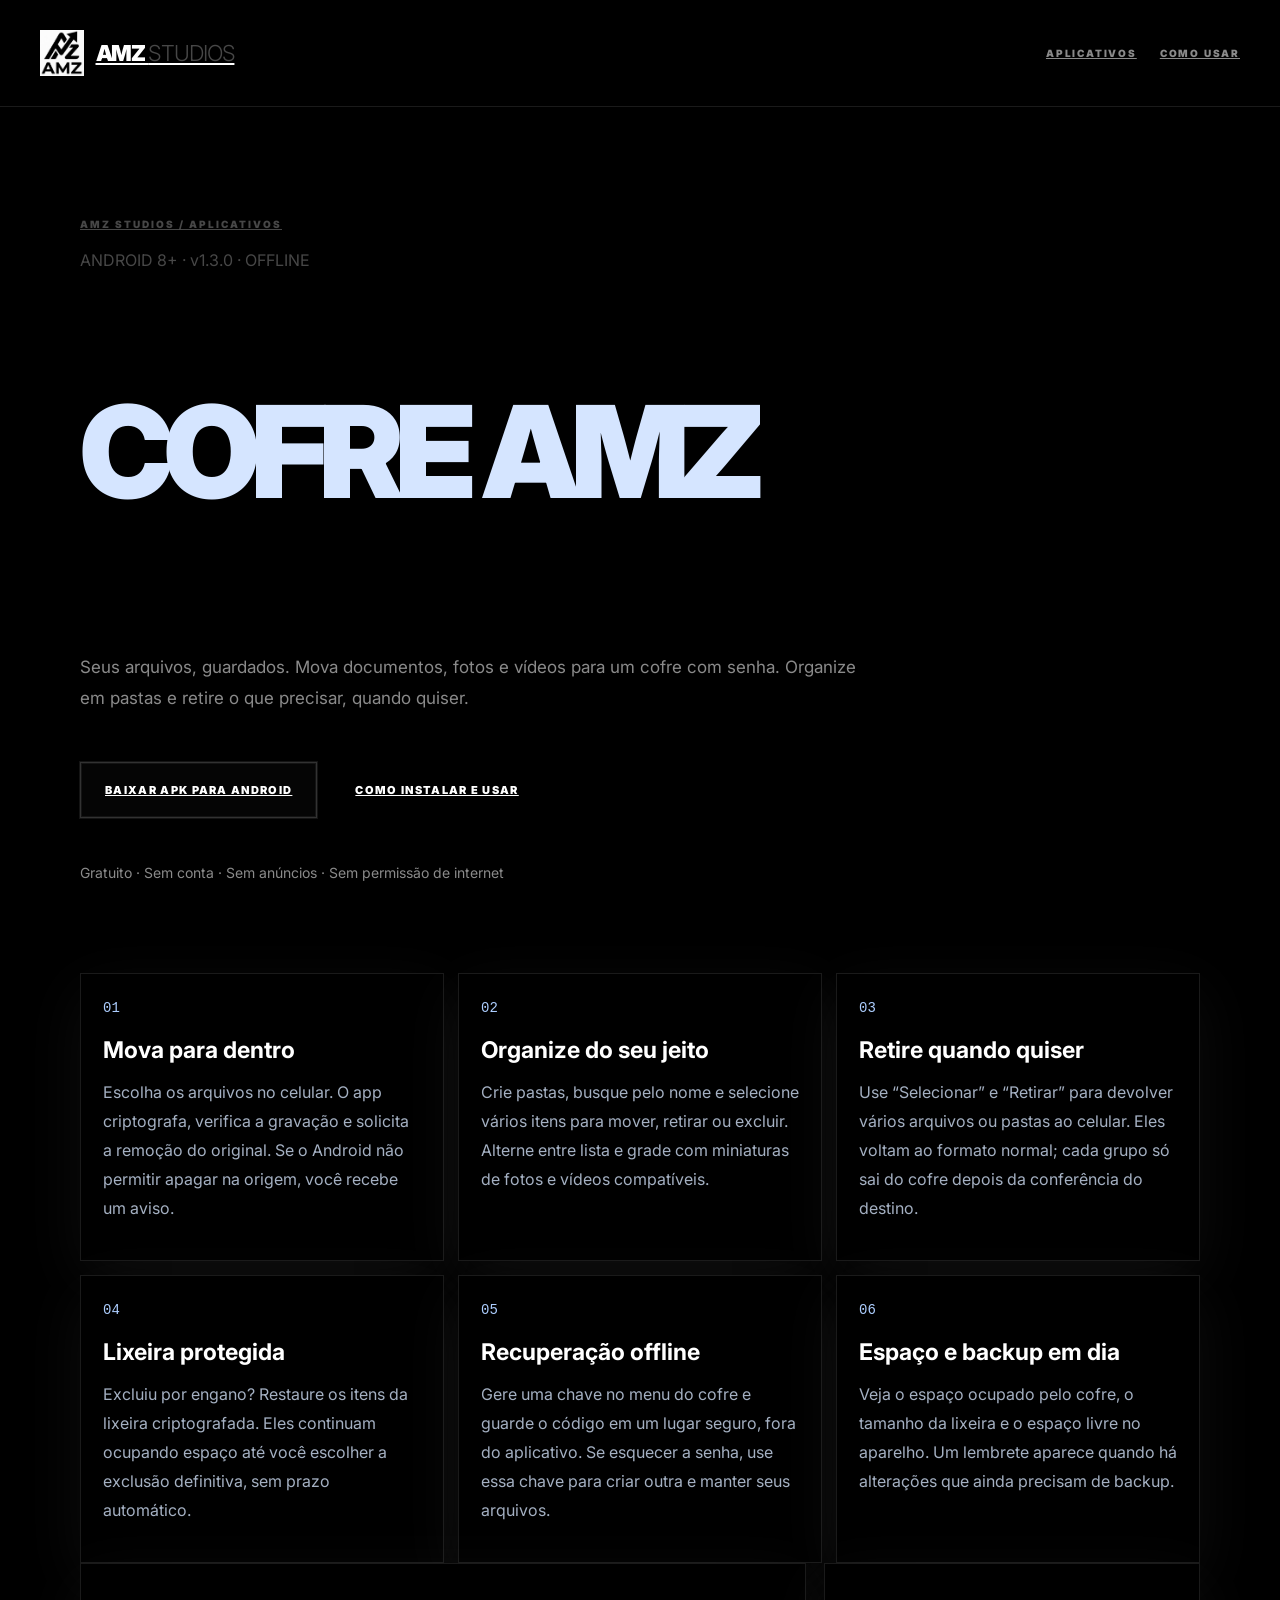
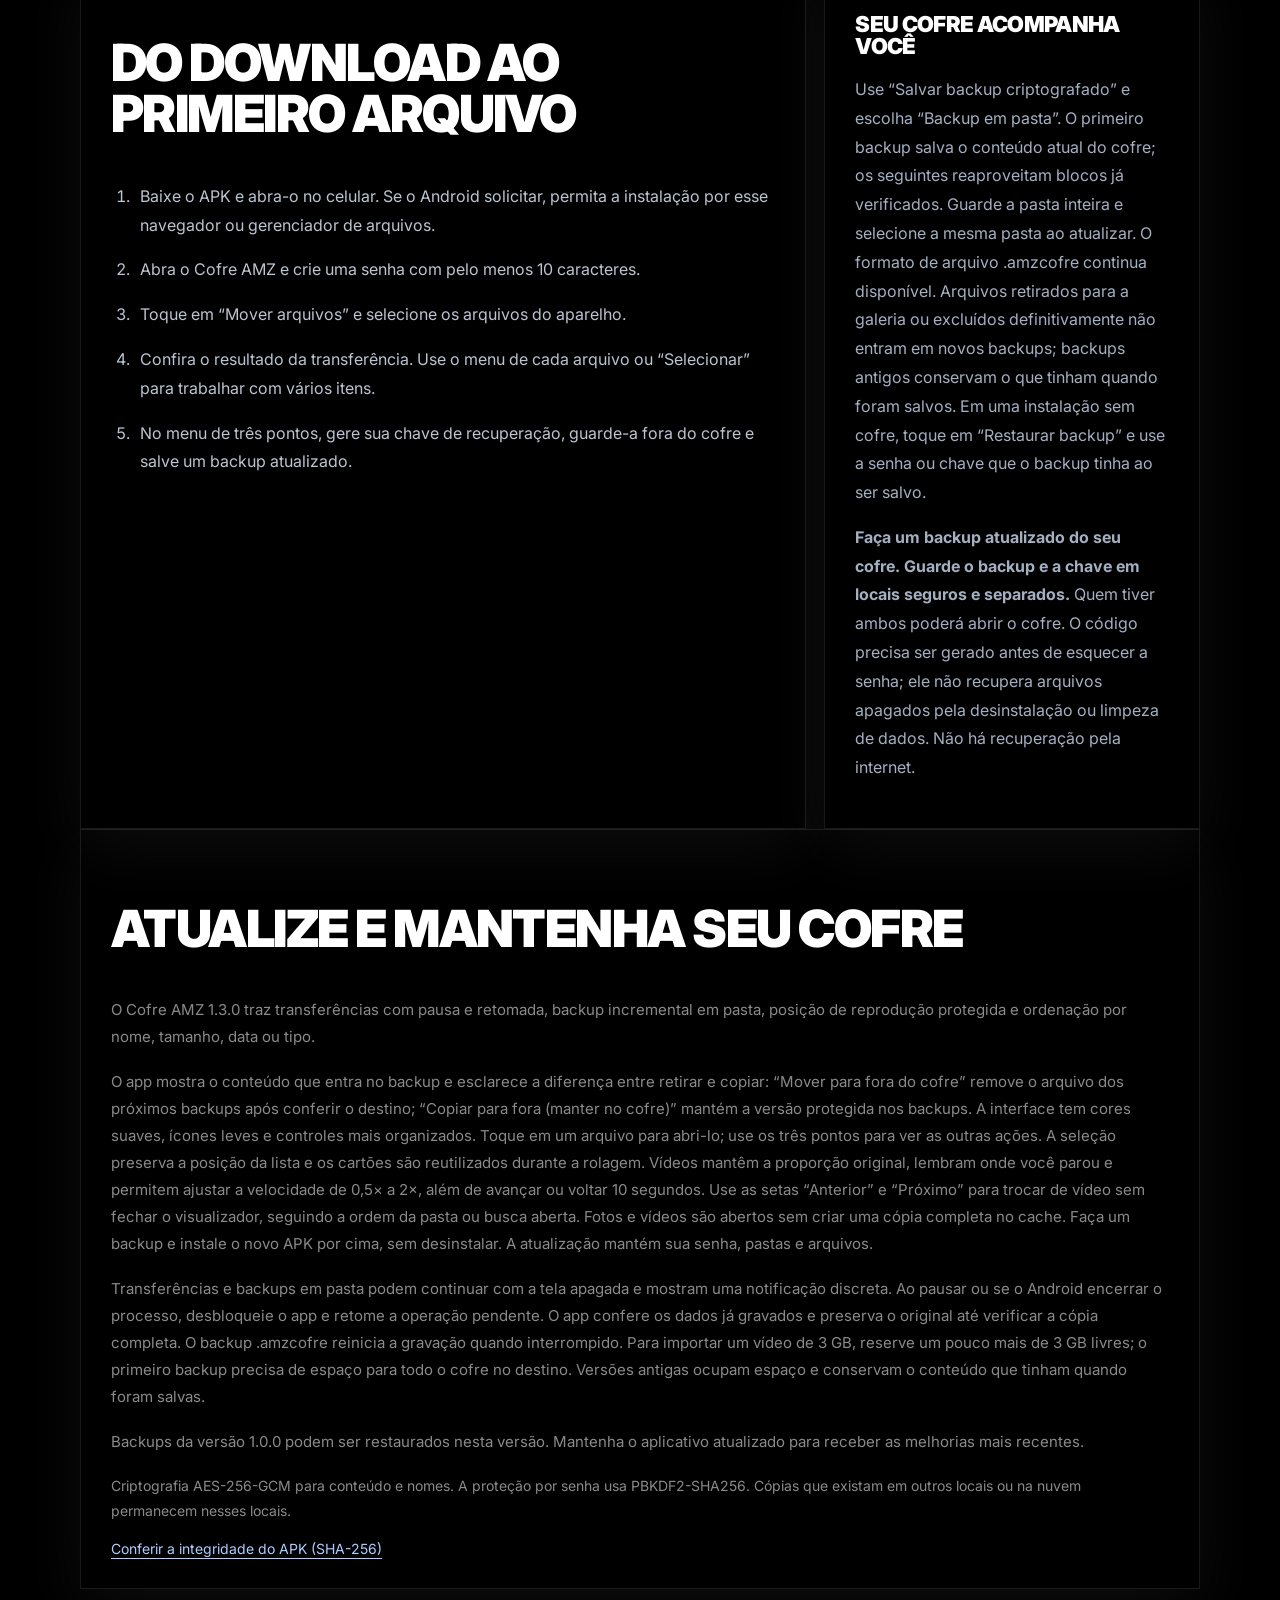
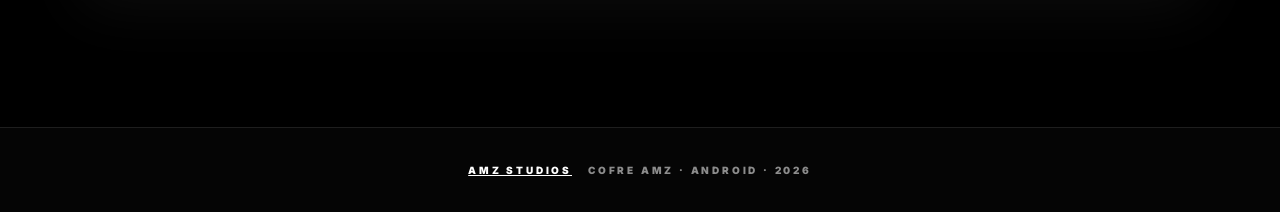
<file: cofre-amz/index.html>
<!DOCTYPE html>
<html lang="pt-BR">
<head>
    <meta charset="UTF-8">
    <meta name="viewport" content="width=device-width, initial-scale=1">
    <title>Cofre AMZ APK | Seus arquivos protegidos, offline</title>
    <meta name="description" content="Baixe o Cofre AMZ para Android: cofre criptografado offline com seleção múltipla, miniaturas, lixeira, chave de recuperação e backup protegido.">
    <link rel="canonical" href="https://muniz-amz.github.io/amz-studios/cofre-amz/">
    <link rel="icon" href="../assets/logo.ico?v=6" type="image/x-icon">
    <link rel="stylesheet" href="../style.css?v=49">
    <link rel="stylesheet" href="cofre.css?v=1">
</head>
<body class="seo-page">
    <nav class="seo-navbar">
        <a class="seo-brand" href="../" aria-label="AMZ Studios, início"><img src="../assets/logo.png" alt=""><span>AMZ <em>STUDIOS</em></span></a>
        <div class="seo-nav-links"><a href="../#aplicativos">Aplicativos</a><a href="#como-usar">Como usar</a></div>
    </nav>
    <main class="seo-main">
        <section class="seo-hero vault-hero">
            <a class="seo-breadcrumb" href="../#aplicativos">AMZ Studios / Aplicativos</a>
            <span class="site-chip">ANDROID 8+ · v1.3.0 · OFFLINE</span>
            <h1>Cofre AMZ</h1>
            <p>Seus arquivos, guardados. Mova documentos, fotos e vídeos para um cofre com senha. Organize em pastas e retire o que precisar, quando quiser.</p>
            <div class="seo-cta-row"><a class="site-primary-action" href="../assets/meu-site-downloads/CofreAMZ-v1.3.0.apk" download>Baixar APK para Android</a><a class="site-secondary-action" href="#como-usar">Como instalar e usar</a></div>
            <p class="vault-small">Gratuito · Sem conta · Sem anúncios · Sem permissão de internet</p>
        </section>
        <section class="seo-feature-grid vault-features" aria-label="Recursos do aplicativo">
            <article><span class="vault-number">01</span><h2>Mova para dentro</h2><p>Escolha os arquivos no celular. O app criptografa, verifica a gravação e solicita a remoção do original. Se o Android não permitir apagar na origem, você recebe um aviso.</p></article>
            <article><span class="vault-number">02</span><h2>Organize do seu jeito</h2><p>Crie pastas, busque pelo nome e selecione vários itens para mover, retirar ou excluir. Alterne entre lista e grade com miniaturas de fotos e vídeos compatíveis.</p></article>
            <article><span class="vault-number">03</span><h2>Retire quando quiser</h2><p>Use “Selecionar” e “Retirar” para devolver vários arquivos ou pastas ao celular. Eles voltam ao formato normal; cada grupo só sai do cofre depois da conferência do destino.</p></article>
            <article><span class="vault-number">04</span><h2>Lixeira protegida</h2><p>Excluiu por engano? Restaure os itens da lixeira criptografada. Eles continuam ocupando espaço até você escolher a exclusão definitiva, sem prazo automático.</p></article>
            <article><span class="vault-number">05</span><h2>Recuperação offline</h2><p>Gere uma chave no menu do cofre e guarde o código em um lugar seguro, fora do aplicativo. Se esquecer a senha, use essa chave para criar outra e manter seus arquivos.</p></article>
            <article><span class="vault-number">06</span><h2>Espaço e backup em dia</h2><p>Veja o espaço ocupado pelo cofre, o tamanho da lixeira e o espaço livre no aparelho. Um lembrete aparece quando há alterações que ainda precisam de backup.</p></article>
        </section>
        <section class="seo-layout" id="como-usar">
            <article class="seo-content-card"><h2>Do download ao primeiro arquivo</h2><ol class="vault-steps"><li>Baixe o APK e abra-o no celular. Se o Android solicitar, permita a instalação por esse navegador ou gerenciador de arquivos.</li><li>Abra o Cofre AMZ e crie uma senha com pelo menos 10 caracteres.</li><li>Toque em “Mover arquivos” e selecione os arquivos do aparelho.</li><li>Confira o resultado da transferência. Use o menu de cada arquivo ou “Selecionar” para trabalhar com vários itens.</li><li>No menu de três pontos, gere sua chave de recuperação, guarde-a fora do cofre e salve um backup atualizado.</li></ol></article>
            <aside class="seo-side-card"><h2>Seu cofre acompanha você</h2><p>Use “Salvar backup criptografado” e escolha “Backup em pasta”. O primeiro backup salva o conteúdo atual do cofre; os seguintes reaproveitam blocos já verificados. Guarde a pasta inteira e selecione a mesma pasta ao atualizar. O formato de arquivo .amzcofre continua disponível. Arquivos retirados para a galeria ou excluídos definitivamente não entram em novos backups; backups antigos conservam o que tinham quando foram salvos. Em uma instalação sem cofre, toque em “Restaurar backup” e use a senha ou chave que o backup tinha ao ser salvo.</p><p><strong>Faça um backup atualizado do seu cofre. Guarde o backup e a chave em locais seguros e separados.</strong> Quem tiver ambos poderá abrir o cofre. O código precisa ser gerado antes de esquecer a senha; ele não recupera arquivos apagados pela desinstalação ou limpeza de dados. Não há recuperação pela internet.</p></aside>
        </section>
        <section class="seo-content-card vault-details"><h2>Atualize e mantenha seu cofre</h2><p>O Cofre AMZ 1.3.0 traz transferências com pausa e retomada, backup incremental em pasta, posição de reprodução protegida e ordenação por nome, tamanho, data ou tipo.</p><p>O app mostra o conteúdo que entra no backup e esclarece a diferença entre retirar e copiar: “Mover para fora do cofre” remove o arquivo dos próximos backups após conferir o destino; “Copiar para fora (manter no cofre)” mantém a versão protegida nos backups. A interface tem cores suaves, ícones leves e controles mais organizados. Toque em um arquivo para abri-lo; use os três pontos para ver as outras ações. A seleção preserva a posição da lista e os cartões são reutilizados durante a rolagem. Vídeos mantêm a proporção original, lembram onde você parou e permitem ajustar a velocidade de 0,5× a 2×, além de avançar ou voltar 10 segundos. Use as setas “Anterior” e “Próximo” para trocar de vídeo sem fechar o visualizador, seguindo a ordem da pasta ou busca aberta. Fotos e vídeos são abertos sem criar uma cópia completa no cache. Faça um backup e instale o novo APK por cima, sem desinstalar. A atualização mantém sua senha, pastas e arquivos.</p><p>Transferências e backups em pasta podem continuar com a tela apagada e mostram uma notificação discreta. Ao pausar ou se o Android encerrar o processo, desbloqueie o app e retome a operação pendente. O app confere os dados já gravados e preserva o original até verificar a cópia completa. O backup .amzcofre reinicia a gravação quando interrompido. Para importar um vídeo de 3 GB, reserve um pouco mais de 3 GB livres; o primeiro backup precisa de espaço para todo o cofre no destino. Versões antigas ocupam espaço e conservam o conteúdo que tinham quando foram salvas.</p><p>Backups da versão 1.0.0 podem ser restaurados nesta versão. Mantenha o aplicativo atualizado para receber as melhorias mais recentes.</p><p class="vault-small">Criptografia AES-256-GCM para conteúdo e nomes. A proteção por senha usa PBKDF2-SHA256. Cópias que existam em outros locais ou na nuvem permanecem nesses locais.</p><a href="../assets/meu-site-downloads/CofreAMZ-v1.3.0.apk.sha256">Conferir a integridade do APK (SHA-256)</a></section>
    </main>
    <footer class="seo-footer"><a href="../">AMZ Studios</a><span>Cofre AMZ · Android · 2026</span></footer>
</body>
</html>
</file>
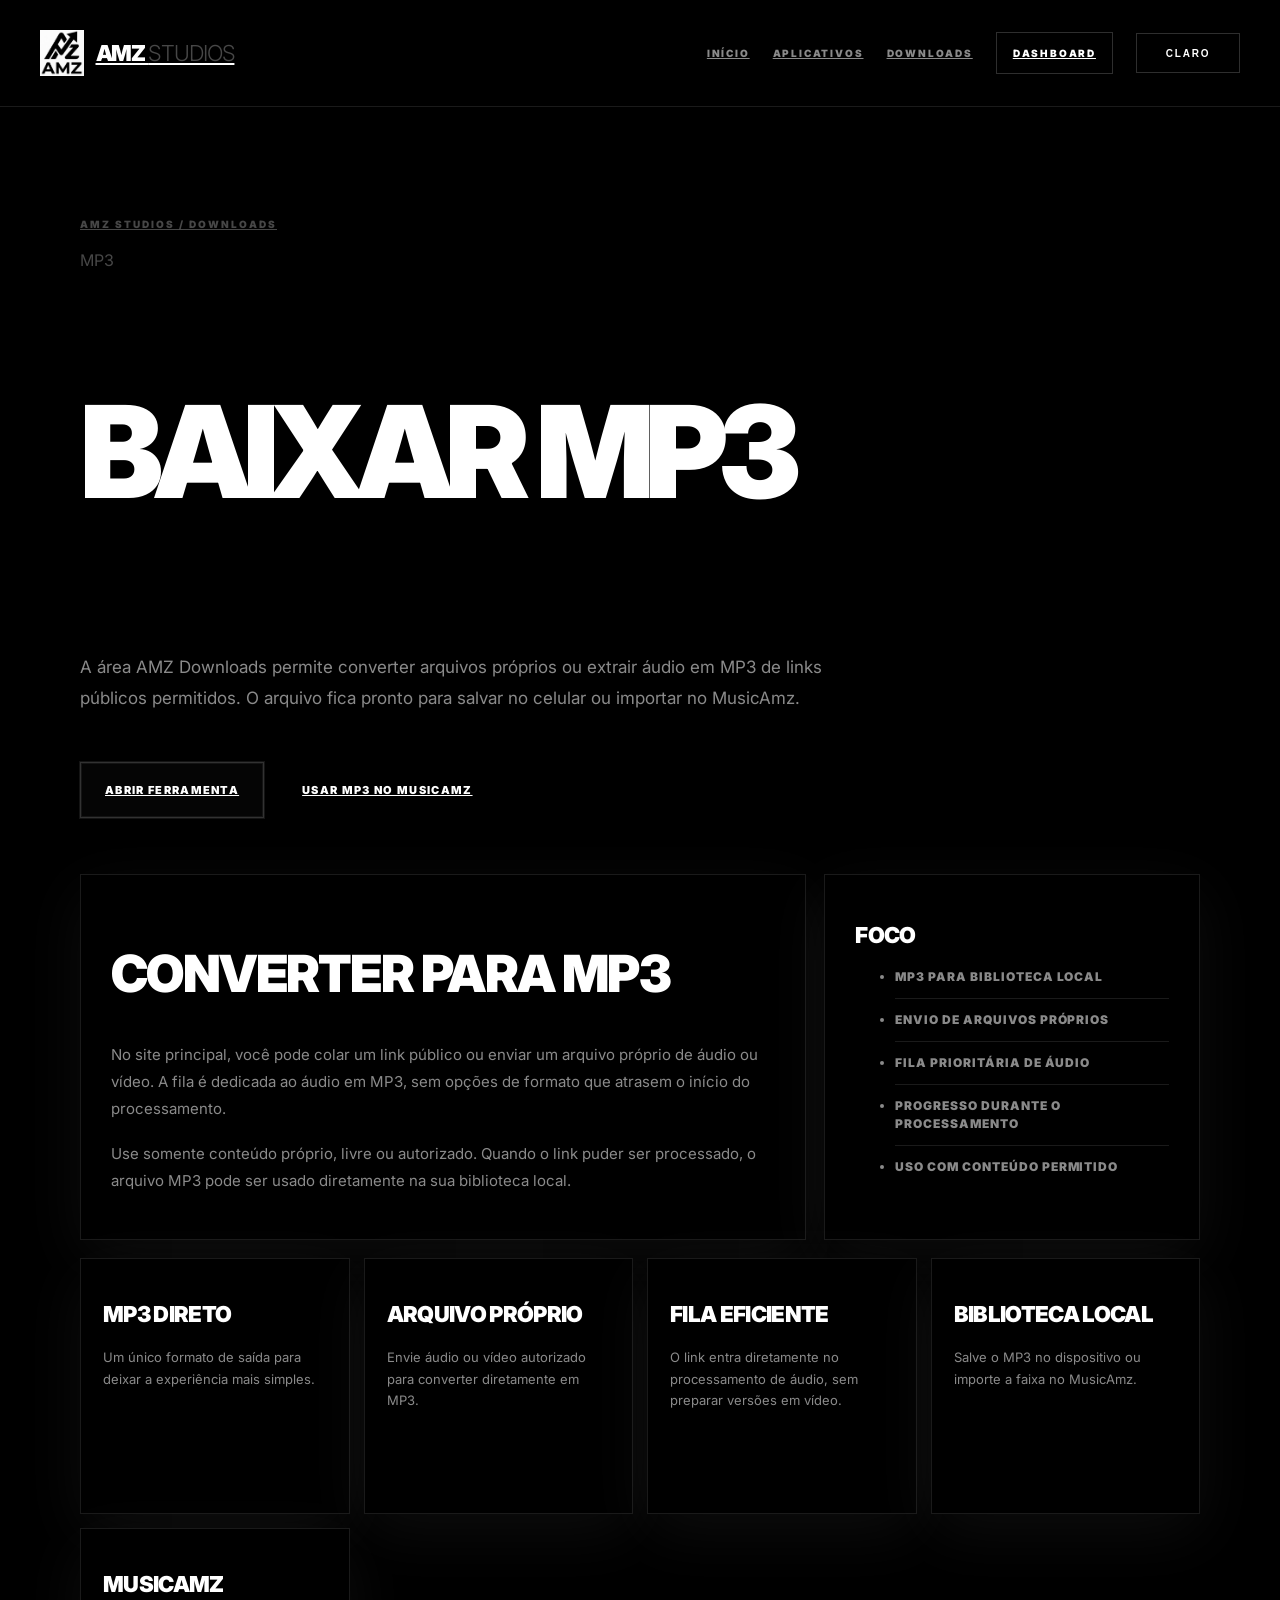
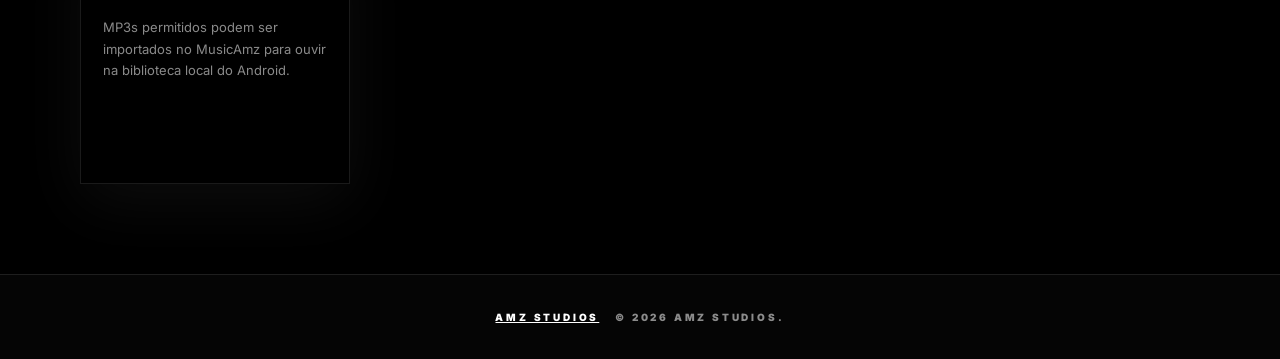
<file: downloads/index.html>
<!DOCTYPE html>
<html lang="pt-br">
<head>
    <meta charset="UTF-8">
    <meta name="viewport" content="width=device-width, initial-scale=1.0">
    <title>Baixar MP3 | AMZ Downloads</title>
    <meta name="description" content="Ferramenta AMZ para converter arquivos próprios ou extrair áudio em MP3 de links públicos permitidos para usar na sua biblioteca local ou no MusicAmz.">
    <meta name="robots" content="index, follow, max-image-preview:large">
    <meta name="author" content="AMZ Studios">
    <link rel="canonical" href="https://muniz-amz.github.io/amz-studios/downloads/">
    <meta property="og:type" content="article">
    <meta property="og:locale" content="pt_BR">
    <meta property="og:site_name" content="AMZ Studios">
    <meta property="og:title" content="Baixar MP3 com AMZ Downloads">
    <meta property="og:description" content="Converta arquivos próprios ou extraia áudio em MP3 de links públicos permitidos usando a ferramenta de downloads da AMZ Studios.">
    <meta property="og:url" content="https://muniz-amz.github.io/amz-studios/downloads/">
    <meta property="og:image" content="https://muniz-amz.github.io/amz-studios/assets/logo.png">
    <link rel="icon" href="../assets/logo.ico?v=6" type="image/x-icon">
    <script>
        try {
            const temaSalvo = localStorage.getItem('amz_site_theme');
            document.documentElement.dataset.siteTheme = temaSalvo === 'light' ? 'light' : 'dark';
        } catch {
            document.documentElement.dataset.siteTheme = 'dark';
        }
    </script>
    <script type="application/ld+json">
        {
            "@context": "https://schema.org",
            "@type": "WebPage",
            "name": "Baixar MP3",
            "url": "https://muniz-amz.github.io/amz-studios/downloads/",
            "description": "Página da ferramenta AMZ Downloads para converter arquivos próprios ou extrair áudio em MP3 de links públicos permitidos."
        }
    </script>
    <link rel="stylesheet" href="../style.css?v=48">
</head>
<body class="seo-page">
    <nav class="seo-navbar">
        <a class="seo-brand" href="../" aria-label="Voltar para AMZ Studios">
            <img src="../assets/logo.png" alt="AMZ Studios">
            <span>AMZ <em>STUDIOS</em></span>
        </a>
        <div class="seo-nav-links">
            <a href="../#inicio">Início</a>
            <a href="../#aplicativos">Aplicativos</a>
            <a href="../#downloads">Downloads</a>
            <a class="site-nav-dashboard" href="../#dashboard">Dashboard</a>
            <button type="button" class="site-theme-toggle" id="site-theme-toggle" onclick="alternarTemaSeo()" aria-label="Alternar tema">
                <span id="site-theme-label">Claro</span>
            </button>
        </div>
    </nav>

    <main class="seo-main">
        <section class="seo-hero">
            <a class="seo-breadcrumb" href="../">AMZ Studios / Downloads</a>
            <span class="site-chip">MP3</span>
            <h1>Baixar MP3</h1>
            <p>
                A área AMZ Downloads permite converter arquivos próprios ou extrair áudio em MP3 de links públicos permitidos.
                O arquivo fica pronto para salvar no celular ou importar no MusicAmz.
            </p>
            <div class="seo-cta-row">
                <a class="site-primary-action" href="../#downloads">Abrir ferramenta</a>
                <a class="site-secondary-action" href="../musicamz/">Usar MP3 no MusicAmz</a>
            </div>
        </section>

        <section class="seo-layout">
            <article class="seo-content-card">
                <h2>Converter para MP3</h2>
                <p>
                    No site principal, você pode colar um link público ou enviar um arquivo próprio de áudio ou vídeo.
                    A fila é dedicada ao áudio em MP3, sem opções de formato que atrasem o início do processamento.
                </p>
                <p>
                    Use somente conteúdo próprio, livre ou autorizado. Quando o link puder ser processado,
                    o arquivo MP3 pode ser usado diretamente na sua biblioteca local.
                </p>
            </article>

            <aside class="seo-side-card">
                <h2>Foco</h2>
                <ul>
                    <li>MP3 para biblioteca local</li>
                    <li>Envio de arquivos próprios</li>
                    <li>Fila prioritária de áudio</li>
                    <li>Progresso durante o processamento</li>
                    <li>uso com conteúdo permitido</li>
                </ul>
            </aside>
        </section>

        <section class="seo-feature-grid">
            <article>
                <h3>MP3 direto</h3>
                <p>Um único formato de saída para deixar a experiência mais simples.</p>
            </article>
            <article>
                <h3>Arquivo próprio</h3>
                <p>Envie áudio ou vídeo autorizado para converter diretamente em MP3.</p>
            </article>
            <article>
                <h3>Fila eficiente</h3>
                <p>O link entra diretamente no processamento de áudio, sem preparar versões em vídeo.</p>
            </article>
            <article>
                <h3>Biblioteca local</h3>
                <p>Salve o MP3 no dispositivo ou importe a faixa no MusicAmz.</p>
            </article>
            <article>
                <h3>MusicAmz</h3>
                <p>MP3s permitidos podem ser importados no MusicAmz para ouvir na biblioteca local do Android.</p>
            </article>
        </section>
    </main>

    <footer class="seo-footer">
        <a href="../">AMZ Studios</a>
        <span>© 2026 AMZ Studios.</span>
    </footer>

    <script>
        function atualizarTemaSeo() {
            const claro = document.documentElement.dataset.siteTheme === 'light';
            const label = document.getElementById('site-theme-label');
            if (label) label.textContent = claro ? 'Escuro' : 'Claro';
        }

        function alternarTemaSeo() {
            const proximo = document.documentElement.dataset.siteTheme === 'light' ? 'dark' : 'light';
            document.documentElement.dataset.siteTheme = proximo;
            try { localStorage.setItem('amz_site_theme', proximo); } catch {}
            atualizarTemaSeo();
        }

        atualizarTemaSeo();
    </script>
</body>
</html>
</file>
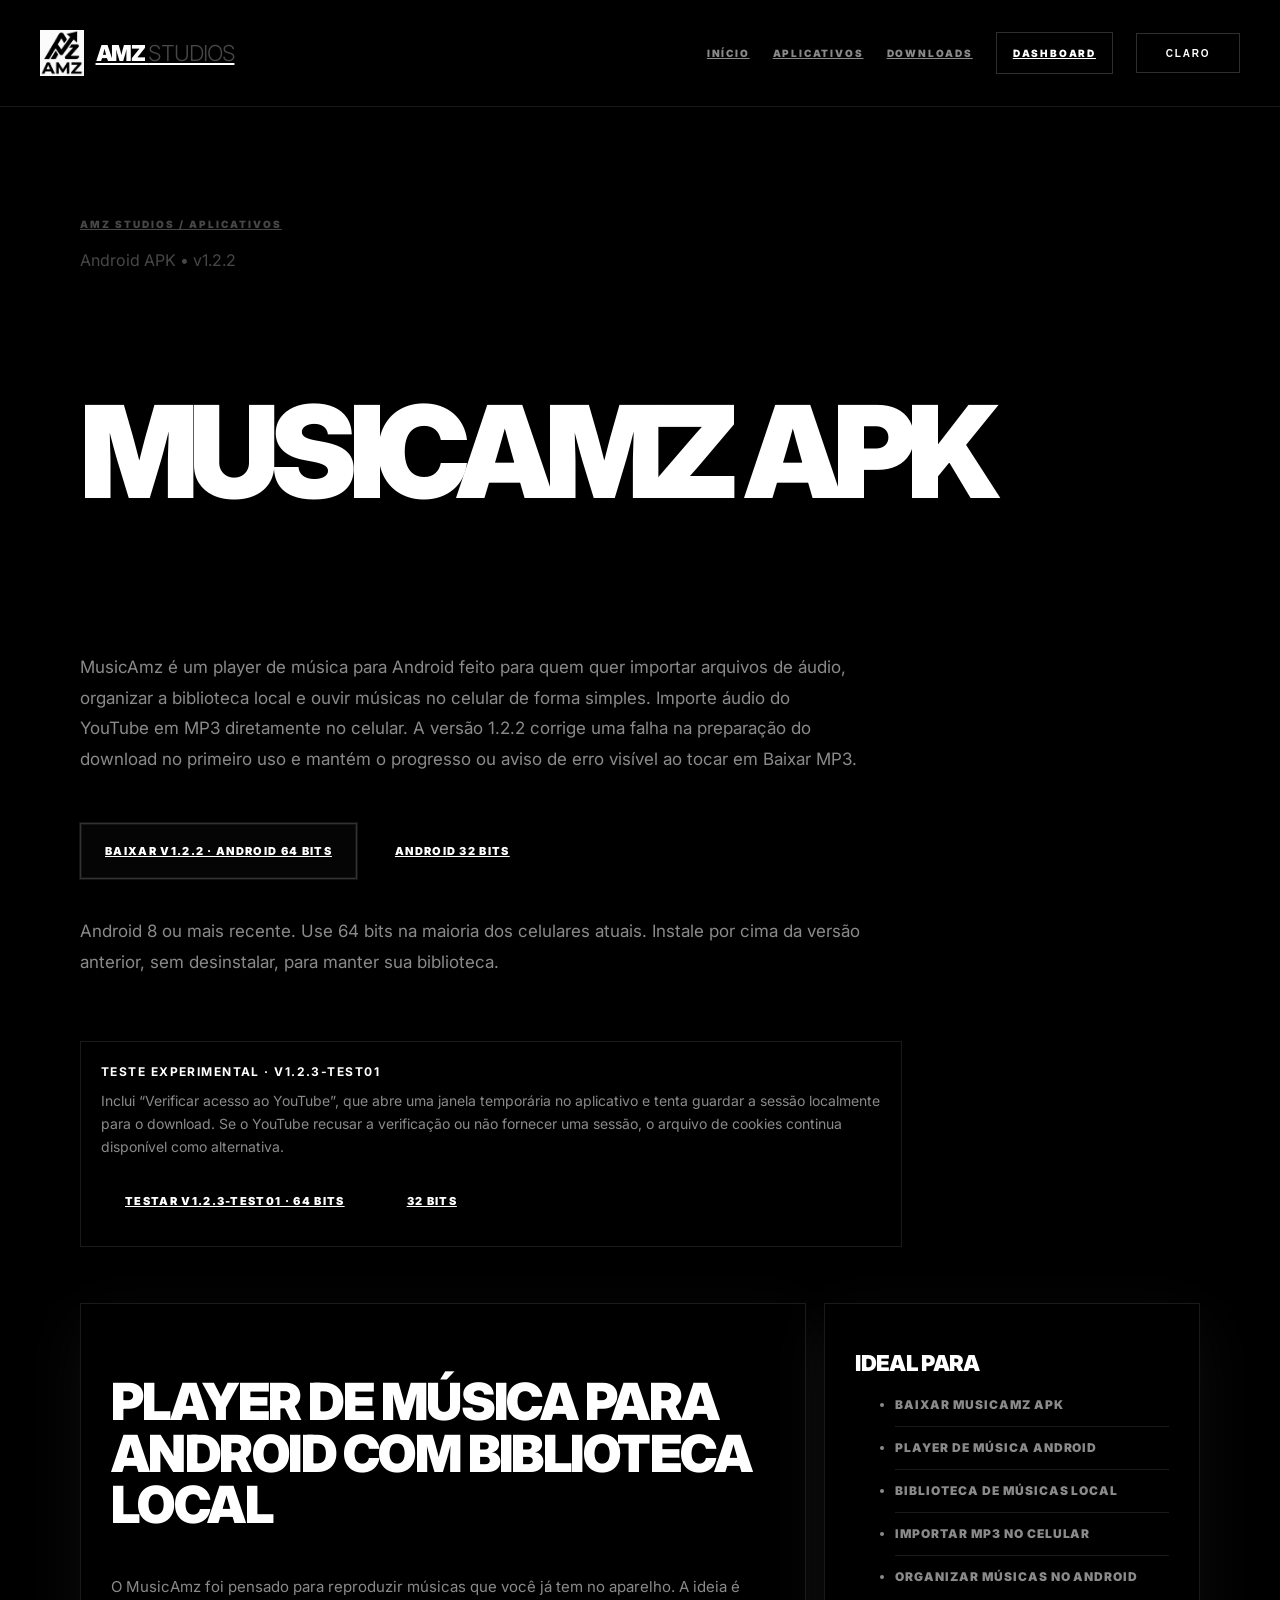
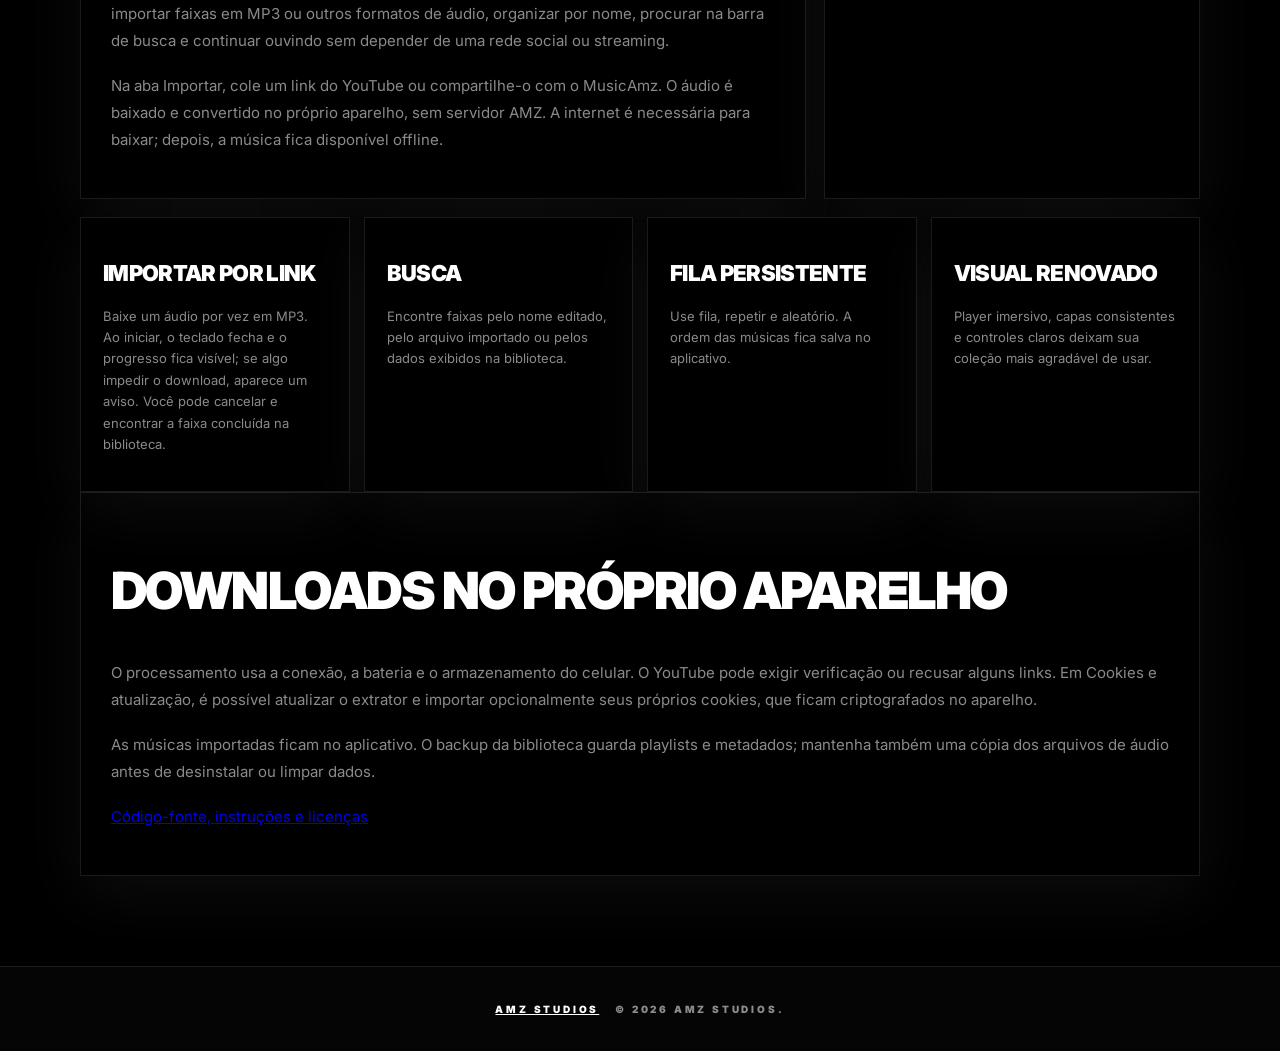
<file: musicamz/index.html>
<!DOCTYPE html>
<html lang="pt-br">
<head>
    <meta charset="UTF-8">
    <meta name="viewport" content="width=device-width, initial-scale=1.0">
    <title>MusicAmz APK | Player de Música para Android</title>
    <meta name="description" content="Baixe o MusicAmz APK 1.2.2: importe áudio do YouTube diretamente no celular, organize sua biblioteca e ouça offline.">
    <meta name="robots" content="index, follow, max-image-preview:large">
    <meta name="author" content="AMZ Studios">
    <link rel="canonical" href="https://muniz-amz.github.io/amz-studios/musicamz/">
    <meta property="og:type" content="article">
    <meta property="og:locale" content="pt_BR">
    <meta property="og:site_name" content="AMZ Studios">
    <meta property="og:title" content="MusicAmz APK para Android">
    <meta property="og:description" content="Player de música local para Android com visual renovado, biblioteca, busca, importação e fila persistente.">
    <meta property="og:url" content="https://muniz-amz.github.io/amz-studios/musicamz/">
    <meta property="og:image" content="https://muniz-amz.github.io/amz-studios/assets/logo.png">
    <link rel="icon" href="../assets/logo.ico?v=6" type="image/x-icon">
    <script>
        try {
            const temaSalvo = localStorage.getItem('amz_site_theme');
            document.documentElement.dataset.siteTheme = temaSalvo === 'light' ? 'light' : 'dark';
        } catch {
            document.documentElement.dataset.siteTheme = 'dark';
        }
    </script>
    <script type="application/ld+json">
        {
            "@context": "https://schema.org",
            "@type": "SoftwareApplication",
            "name": "MusicAmz",
            "operatingSystem": "Android",
            "applicationCategory": "MusicApplication",
            "url": "https://muniz-amz.github.io/amz-studios/musicamz/",
            "downloadUrl": "https://muniz-amz.github.io/amz-studios/assets/meu-site-downloads/MusicAmz-v1.2.2.apk",
            "description": "MusicAmz é um player de música para Android com visual renovado, biblioteca local, busca, fila persistente e reprodução de áudio.",
            "publisher": {
                "@type": "Organization",
                "name": "AMZ Studios"
            }
        }
    </script>
    <link rel="stylesheet" href="../style.css?v=33">
</head>
<body class="seo-page">
    <nav class="seo-navbar">
        <a class="seo-brand" href="../" aria-label="Voltar para AMZ Studios">
            <img src="../assets/logo.png" alt="AMZ Studios">
            <span>AMZ <em>STUDIOS</em></span>
        </a>
        <div class="seo-nav-links">
            <a href="../#inicio">Início</a>
            <a href="../#aplicativos">Aplicativos</a>
            <a href="../#downloads">Downloads</a>
            <a class="site-nav-dashboard" href="../#dashboard">Dashboard</a>
            <button type="button" class="site-theme-toggle" id="site-theme-toggle" onclick="alternarTemaSeo()" aria-label="Alternar tema">
                <span id="site-theme-label">Claro</span>
            </button>
        </div>
    </nav>

    <main class="seo-main">
        <section class="seo-hero">
            <a class="seo-breadcrumb" href="../">AMZ Studios / Aplicativos</a>
            <span class="site-chip">Android APK • v1.2.2</span>
            <h1>MusicAmz APK</h1>
            <p>
                MusicAmz é um player de música para Android feito para quem quer importar arquivos de áudio, organizar a biblioteca local e ouvir músicas no celular de forma simples.
                Importe áudio do YouTube em MP3 diretamente no celular. A versão 1.2.2 corrige uma falha na preparação do download no primeiro uso e mantém o progresso ou aviso de erro visível ao tocar em Baixar MP3.
            </p>
            <div class="seo-cta-row">
                <a class="site-primary-action" href="../assets/meu-site-downloads/MusicAmz-v1.2.2.apk" download>Baixar v1.2.2 · Android 64 bits</a>
                <a class="site-secondary-action" href="../assets/meu-site-downloads/MusicAmz-v1.2.2-armeabi-v7a.apk" download>Android 32 bits</a>
            </div>
            <p>Android 8 ou mais recente. Use 64 bits na maioria dos celulares atuais. Instale por cima da versão anterior, sem desinstalar, para manter sua biblioteca.</p>
            <div class="seo-experimental-note">
                <strong>Teste experimental · v1.2.3-test01</strong>
                <p>Inclui “Verificar acesso ao YouTube”, que abre uma janela temporária no aplicativo e tenta guardar a sessão localmente para o download. Se o YouTube recusar a verificação ou não fornecer uma sessão, o arquivo de cookies continua disponível como alternativa.</p>
                <div class="seo-cta-row">
                    <a class="site-secondary-action" href="../assets/meu-site-downloads/MusicAmz-v1.2.3-test01-arm64-v8a.apk" download>Testar v1.2.3-test01 · 64 bits</a>
                    <a class="site-secondary-action" href="../assets/meu-site-downloads/MusicAmz-v1.2.3-test01-armeabi-v7a.apk" download>32 bits</a>
                </div>
            </div>
        </section>

        <section class="seo-layout">
            <article class="seo-content-card">
                <h2>Player de música para Android com biblioteca local</h2>
                <p>
                    O MusicAmz foi pensado para reproduzir músicas que você já tem no aparelho. A ideia é importar faixas em MP3 ou outros formatos de áudio,
                    organizar por nome, procurar na barra de busca e continuar ouvindo sem depender de uma rede social ou streaming.
                </p>
                <p>
                    Na aba Importar, cole um link do YouTube ou compartilhe-o com o MusicAmz. O áudio é baixado e convertido no próprio aparelho, sem servidor AMZ.
                    A internet é necessária para baixar; depois, a música fica disponível offline.
                </p>
            </article>

            <aside class="seo-side-card">
                <h2>Ideal para</h2>
                <ul>
                    <li>baixar MusicAmz APK</li>
                    <li>player de música Android</li>
                    <li>biblioteca de músicas local</li>
                    <li>importar MP3 no celular</li>
                    <li>organizar músicas no Android</li>
                </ul>
            </aside>
        </section>

        <section class="seo-feature-grid">
            <article>
                <h3>Importar por link</h3>
                <p>Baixe um áudio por vez em MP3. Ao iniciar, o teclado fecha e o progresso fica visível; se algo impedir o download, aparece um aviso. Você pode cancelar e encontrar a faixa concluída na biblioteca.</p>
            </article>
            <article>
                <h3>Busca</h3>
                <p>Encontre faixas pelo nome editado, pelo arquivo importado ou pelos dados exibidos na biblioteca.</p>
            </article>
            <article>
                <h3>Fila persistente</h3>
                <p>Use fila, repetir e aleatório. A ordem das músicas fica salva no aplicativo.</p>
            </article>
            <article>
                <h3>Visual renovado</h3>
                <p>Player imersivo, capas consistentes e controles claros deixam sua coleção mais agradável de usar.</p>
            </article>
        </section>
        <section class="seo-content-card">
            <h2>Downloads no próprio aparelho</h2>
            <p>O processamento usa a conexão, a bateria e o armazenamento do celular. O YouTube pode exigir verificação ou recusar alguns links. Em Cookies e atualização, é possível atualizar o extrator e importar opcionalmente seus próprios cookies, que ficam criptografados no aparelho.</p>
            <p>As músicas importadas ficam no aplicativo. O backup da biblioteca guarda playlists e metadados; mantenha também uma cópia dos arquivos de áudio antes de desinstalar ou limpar dados.</p>
            <p><a href="https://github.com/Muniz-Amz/amz-studios/tree/main/musicamz-android">Código-fonte, instruções e licenças</a></p>
        </section>
    </main>

    <footer class="seo-footer">
        <a href="../">AMZ Studios</a>
        <span>© 2026 AMZ Studios.</span>
    </footer>

    <script>
        function atualizarTemaSeo() {
            const claro = document.documentElement.dataset.siteTheme === 'light';
            const label = document.getElementById('site-theme-label');
            if (label) label.textContent = claro ? 'Escuro' : 'Claro';
        }

        function alternarTemaSeo() {
            const proximo = document.documentElement.dataset.siteTheme === 'light' ? 'dark' : 'light';
            document.documentElement.dataset.siteTheme = proximo;
            try { localStorage.setItem('amz_site_theme', proximo); } catch {}
            atualizarTemaSeo();
        }

        atualizarTemaSeo();
    </script>
</body>
</html>
</file>
<file: style.css>
@import url('https://fonts.googleapis.com/css2?family=Inter:wght@300;400;600;700;900&display=swap');

:root {
    --site-bg: #000000;
    --site-section-bg: #050505;
    --site-card-bg: #000000;
    --site-nav-bg: rgba(0, 0, 0, 0.95);
    --site-text: #ffffff;
    --site-muted: rgba(255, 255, 255, 0.54);
    --site-soft: rgba(255, 255, 255, 0.28);
    --site-border: rgba(255, 255, 255, 0.1);
    --site-border-strong: rgba(255, 255, 255, 0.44);
    --site-hover: rgba(255, 255, 255, 0.06);
    --site-shadow: rgba(255, 255, 255, 0.05);
    --site-button-bg: #050505;
    --site-button-text: #ffffff;
    --site-button-border: rgba(255, 255, 255, 0.18);
    --site-button-border-strong: rgba(255, 255, 255, 0.72);
    --site-button-hover: #101010;
    --site-button-shadow: 0 0 0 1px rgba(255, 255, 255, 0.08), inset 0 0 0 1px rgba(255, 255, 255, 0.06);
    --app-bg: #030303;
    --app-surface: #101010;
    --app-surface-2: #080808;
    --app-elevated: #151515;
    --app-input: #050505;
    --app-text: #ffffff;
    --app-muted: rgba(255, 255, 255, 0.58);
    --app-soft: rgba(255, 255, 255, 0.36);
    --app-border: rgba(255, 255, 255, 0.1);
    --app-border-strong: rgba(255, 255, 255, 0.28);
    --app-hover: rgba(255, 255, 255, 0.07);
    --app-accent: #ffffff;
    --app-success: #34c96f;
    --app-warning: #fff200;
    --app-danger: #ff6767;
    --app-shadow: rgba(0, 0, 0, 0.28);
    --app-button-bg: #050505;
    --app-button-text: #ffffff;
    --app-button-border: rgba(255, 255, 255, 0.16);
    --app-button-border-strong: rgba(255, 255, 255, 0.72);
    --app-button-hover: #101010;
    --app-button-shadow: 0 0 0 1px rgba(255, 255, 255, 0.08), inset 0 0 0 1px rgba(255, 255, 255, 0.06);
}

html[data-site-theme="light"] {
    --site-bg: #f7f7f4;
    --site-section-bg: #ecebe5;
    --site-card-bg: #ffffff;
    --site-nav-bg: rgba(247, 247, 244, 0.94);
    --site-text: #101010;
    --site-muted: rgba(16, 16, 16, 0.64);
    --site-soft: rgba(16, 16, 16, 0.42);
    --site-border: rgba(16, 16, 16, 0.12);
    --site-border-strong: rgba(16, 16, 16, 0.42);
    --site-hover: rgba(16, 16, 16, 0.055);
    --site-shadow: rgba(16, 16, 16, 0.08);
    --site-button-bg: #ffffff;
    --site-button-text: #101010;
    --site-button-border: rgba(16, 16, 16, 0.18);
    --site-button-border-strong: rgba(16, 16, 16, 0.46);
    --site-button-hover: #f1f1ed;
    --site-button-shadow: 0 0 0 1px rgba(16, 16, 16, 0.1), inset 0 0 0 1px #ffffff;
    --app-bg: #f5f5f1;
    --app-surface: #ffffff;
    --app-surface-2: #ebebe5;
    --app-elevated: #fbfbf8;
    --app-input: #ffffff;
    --app-text: #121212;
    --app-muted: rgba(18, 18, 18, 0.62);
    --app-soft: rgba(18, 18, 18, 0.42);
    --app-border: rgba(18, 18, 18, 0.12);
    --app-border-strong: rgba(18, 18, 18, 0.28);
    --app-hover: rgba(18, 18, 18, 0.055);
    --app-accent: #121212;
    --app-success: #138a48;
    --app-warning: #8a7800;
    --app-danger: #c83333;
    --app-shadow: rgba(18, 18, 18, 0.08);
    --app-button-bg: #ffffff;
    --app-button-text: #101010;
    --app-button-border: rgba(16, 16, 16, 0.18);
    --app-button-border-strong: rgba(16, 16, 16, 0.46);
    --app-button-hover: #f1f1ed;
    --app-button-shadow: 0 0 0 1px rgba(16, 16, 16, 0.1), inset 0 0 0 1px #ffffff;
}

body { 
    font-family: 'Inter', sans-serif; 
    background-color: var(--site-bg); 
    color: var(--site-text); 
    scroll-behavior: smooth;
}

html[data-site-theme] body {
    background-color: var(--site-bg) !important;
}

.site-navbar {
    gap: 24px;
    background: var(--site-nav-bg) !important;
    border-bottom-color: var(--site-border) !important;
    color: var(--site-text);
}

.site-brand {
    min-width: 0;
}

.site-nav-links {
    display: flex;
    align-items: center;
    justify-content: flex-end;
    gap: clamp(10px, 2vw, 32px);
    margin-left: auto;
}

.site-nav-links a,
.site-nav-links button {
    color: var(--site-muted);
    font-size: 11px;
    font-weight: 900;
    letter-spacing: 0.22em;
    text-transform: uppercase;
    transition: color 0.2s ease, border-color 0.2s ease, background 0.2s ease;
    white-space: nowrap;
}

.site-nav-links a:hover,
.site-nav-links button:hover {
    color: var(--site-text);
}

.site-nav-dashboard {
    background: transparent;
    border: 1px solid var(--site-button-border);
    color: var(--site-button-text) !important;
    padding: 14px 18px;
}

.site-nav-dashboard:hover {
    background: var(--site-button-hover);
    border-color: var(--site-button-border-strong);
}

.site-theme-toggle {
    min-width: 104px;
    background: transparent;
    border: 1px solid var(--site-button-border);
    color: var(--site-button-text) !important;
    padding: 14px 18px;
    display: inline-flex;
    align-items: center;
    justify-content: center;
    gap: 8px;
}

.site-theme-toggle:hover {
    background: var(--site-button-hover);
    border-color: var(--site-button-border-strong);
}

.site-theme-toggle i {
    font-size: 16px;
    line-height: 1;
}

#site-principal {
    background: var(--site-bg);
    color: var(--site-text);
}

#inicio {
    background: var(--site-bg);
}

#inicio h1 {
    max-width: 100%;
    font-size: clamp(56px, 9.4vw, 128px) !important;
    line-height: 0.9 !important;
    overflow-wrap: normal;
}

#downloads,
#aplicativos,
#solucoes,
#faq,
#site-principal footer {
    background: var(--site-section-bg) !important;
    border-color: var(--site-border) !important;
}

.site-seo-section,
.site-faq-section {
    color: var(--site-text);
}

.site-seo-heading,
.site-faq-heading {
    max-width: 820px;
    margin-bottom: 34px;
}

.site-seo-heading h2,
.site-faq-heading h2 {
    margin-top: 16px;
    color: var(--site-text);
    font-size: clamp(36px, 5.6vw, 76px);
    font-weight: 900;
    letter-spacing: -0.05em;
    line-height: 0.95;
    text-transform: uppercase;
}

.site-seo-heading p,
.site-faq-heading p {
    margin-top: 18px;
    color: var(--site-muted);
    font-size: 16px;
    line-height: 1.75;
}

.site-seo-grid {
    display: grid;
    grid-template-columns: repeat(2, minmax(0, 1fr));
    gap: 18px;
}

.site-seo-card,
.site-faq-list article {
    background: var(--site-card-bg);
    border: 1px solid var(--site-border);
    box-shadow: 0 18px 60px var(--site-shadow);
}

.site-seo-card {
    min-height: 330px;
    padding: 30px;
    display: flex;
    flex-direction: column;
    gap: 18px;
}

.site-seo-card > i {
    width: 46px;
    height: 46px;
    display: inline-flex;
    align-items: center;
    justify-content: center;
    border: 1px solid var(--site-button-border);
    color: var(--site-text);
    font-size: 24px;
}

.site-seo-card h3,
.site-faq-list h3 {
    color: var(--site-text);
    font-weight: 900;
    letter-spacing: -0.02em;
    line-height: 1.05;
    text-transform: uppercase;
}

.site-seo-card h3 {
    font-size: 24px;
}

.site-seo-card p,
.site-faq-list p {
    color: var(--site-muted);
    font-size: 14px;
    line-height: 1.75;
}

.site-seo-card ul {
    display: grid;
    gap: 10px;
    margin-top: auto;
    padding-top: 16px;
    border-top: 1px solid var(--site-border);
}

.site-seo-card li {
    color: var(--site-muted);
    font-size: 12px;
    font-weight: 700;
    line-height: 1.55;
}

.site-seo-card li::before {
    content: "—";
    margin-right: 8px;
    color: var(--site-text);
}

.site-card-link {
    width: fit-content;
    display: inline-flex;
    align-items: center;
    gap: 8px;
    margin-top: 4px;
    border-bottom: 1px solid var(--site-button-border);
    color: var(--site-text);
    font-size: 10px;
    font-weight: 900;
    letter-spacing: 0.12em;
    line-height: 1.4;
    text-transform: uppercase;
    transition: border-color 0.2s ease, color 0.2s ease;
}

.site-card-link::after {
    content: "↗";
    color: var(--site-muted);
    font-size: 11px;
}

.site-card-link:hover {
    border-color: var(--site-button-border-strong);
    color: var(--site-text);
}

.site-app-card .site-card-link {
    display: flex;
    margin-bottom: 16px;
}

.site-faq-list {
    display: grid;
    gap: 12px;
}

.site-faq-list article {
    padding: 24px 28px;
}

.site-faq-list h3 {
    font-size: 18px;
}

.site-faq-list p {
    margin-top: 10px;
}

.site-downloads-heading {
    display: flex;
    align-items: flex-end;
    justify-content: space-between;
    gap: 18px;
    margin-bottom: 30px;
}

.site-downloads-heading h2 {
    margin-top: 14px;
    color: var(--site-text);
    font-size: clamp(34px, 6vw, 72px);
    font-weight: 900;
    letter-spacing: -0.04em;
    line-height: 0.95;
    text-transform: uppercase;
}

.site-downloads-heading p {
    max-width: 620px;
    margin-top: 16px;
    color: var(--site-muted);
    font-size: 15px;
    line-height: 1.7;
}

.site-downloads-layout {
    display: grid;
    grid-template-columns: minmax(0, 1.5fr) minmax(280px, 0.8fr);
    gap: 18px;
    align-items: stretch;
}

.site-downloads-tool {
    display: grid;
    gap: 16px;
    padding: 24px;
    background: var(--site-card-bg);
    border: 1px solid var(--site-border);
}

.site-download-source-toggle {
    display: grid;
    grid-template-columns: repeat(2, minmax(0, 1fr));
    gap: 10px;
}

.site-download-source {
    display: grid;
    grid-template-columns: 26px minmax(0, 1fr);
    min-height: 74px;
    align-items: center;
    gap: 10px;
    padding: 12px 14px;
    background: transparent;
    border: 1px solid var(--site-button-border);
    color: var(--site-text);
    cursor: pointer;
    text-align: left;
    transition: border-color 0.2s ease, background 0.2s ease, transform 0.2s ease, box-shadow 0.2s ease;
}

.site-download-source:hover:not(:disabled),
.site-download-source.active {
    background: var(--site-button-bg);
    border-color: var(--site-button-border-strong);
    box-shadow: var(--site-button-shadow);
    transform: translateY(-1px);
}

.site-download-source i {
    color: var(--site-text);
    font-size: 22px;
}

.site-download-source span {
    display: grid;
    gap: 4px;
    min-width: 0;
}

.site-download-source strong {
    color: var(--site-text);
    font-size: 11px;
    font-weight: 900;
    letter-spacing: 0.1em;
    text-transform: uppercase;
}

.site-download-source small {
    color: var(--site-muted);
    font-size: 11px;
    font-weight: 700;
    line-height: 1.3;
}

.site-download-source-panel {
    display: grid;
    gap: 16px;
}

.site-download-source-panel[hidden] {
    display: none;
}

.site-downloads-platforms,
.site-downloads-quick-actions {
    display: flex;
    flex-wrap: wrap;
    gap: 10px;
}

.site-downloads-platforms span,
.site-downloads-quick-actions button {
    display: inline-flex;
    min-height: 38px;
    align-items: center;
    justify-content: center;
    gap: 8px;
    padding: 0 13px;
    background: transparent;
    border: 1px solid var(--site-button-border);
    color: var(--site-button-text);
    font-size: 11px;
    font-weight: 900;
    letter-spacing: 0.08em;
    text-transform: uppercase;
}

.site-downloads-quick-actions button {
    cursor: pointer;
    transition: color 0.2s ease, border-color 0.2s ease, background 0.2s ease;
}

.site-downloads-quick-actions button:hover:not(:disabled) {
    background: var(--site-button-hover);
    border-color: var(--site-button-border-strong);
    color: var(--site-button-text);
}

.site-downloads-input {
    display: grid;
    gap: 10px;
}

.site-downloads-input span {
    color: var(--site-muted);
    font-size: 10px;
    font-weight: 900;
    letter-spacing: 0.18em;
    text-transform: uppercase;
}

.site-downloads-input input {
    width: 100%;
    min-height: 54px;
    padding: 0 16px;
    background: var(--site-bg);
    border: 1px solid var(--site-border);
    color: var(--site-text);
    font-size: 14px;
    outline: none;
}

.site-downloads-input input:focus {
    border-color: var(--site-border-strong);
}

.site-upload-picker {
    position: relative;
    display: grid;
    gap: 10px;
    padding: 16px;
    background: var(--site-bg);
    border: 1px dashed var(--site-button-border);
    color: var(--site-text);
    cursor: pointer;
    transition: border-color 0.2s ease, background 0.2s ease, box-shadow 0.2s ease;
}

.site-upload-picker:hover,
.site-upload-picker:focus-within {
    background: var(--site-hover);
    border-color: var(--site-button-border-strong);
    box-shadow: var(--site-button-shadow);
}

.site-upload-label {
    color: var(--site-muted);
    font-size: 10px;
    font-weight: 900;
    letter-spacing: 0.18em;
    text-transform: uppercase;
}

.site-upload-picker-button {
    display: inline-flex;
    width: fit-content;
    min-height: 40px;
    align-items: center;
    justify-content: center;
    gap: 8px;
    padding: 0 13px;
    background: var(--site-button-bg);
    border: 1px solid var(--site-button-border);
    color: var(--site-button-text);
    font-size: 11px;
    font-weight: 900;
    letter-spacing: 0.08em;
    text-transform: uppercase;
}

.site-upload-picker-button i {
    font-size: 17px;
}

.site-upload-file-input {
    position: absolute;
    width: 1px;
    height: 1px;
    margin: -1px;
    overflow: hidden;
    clip: rect(0 0 0 0);
    clip-path: inset(50%);
    white-space: nowrap;
}

.site-upload-file-summary,
.site-upload-formats {
    color: var(--site-muted);
    font-size: 12px;
    font-weight: 700;
    line-height: 1.5;
}

.site-upload-file-summary {
    min-height: 18px;
}

.site-upload-file-summary.error {
    color: var(--app-danger);
}

.site-upload-formats {
    color: var(--site-soft);
    font-size: 11px;
}

.site-downloads-info [data-upload-max-size] {
    white-space: nowrap;
}

.site-upload-consent {
    display: flex;
    align-items: flex-start;
    gap: 10px;
    padding: 12px 14px;
    background: var(--site-hover);
    border: 1px solid var(--site-border);
    color: var(--site-muted);
    cursor: pointer;
    font-size: 12px;
    font-weight: 700;
    line-height: 1.45;
}

.site-upload-consent input {
    width: 16px;
    height: 16px;
    flex: 0 0 auto;
    margin-top: 1px;
    accent-color: var(--site-text);
}

.site-upload-consent:focus-within {
    border-color: var(--site-border-strong);
}

.site-downloads-mode-grid {
    display: grid;
    grid-template-columns: repeat(3, minmax(0, 1fr));
    gap: 10px;
}

.site-download-mode {
    display: flex;
    min-height: 128px;
    flex-direction: column;
    align-items: flex-start;
    justify-content: flex-start;
    gap: 10px;
    padding: 16px;
    background: transparent;
    border: 1px solid var(--site-button-border);
    color: var(--site-text);
    text-align: left;
    transition: border-color 0.2s ease, background 0.2s ease, transform 0.2s ease, opacity 0.2s ease;
}

.site-download-mode:hover:not(:disabled),
.site-download-mode.active {
    background: var(--site-button-bg);
    border-color: var(--site-button-border-strong);
    box-shadow: var(--site-button-shadow);
    color: var(--site-button-text);
    transform: translateY(-1px);
}

.site-download-mode i {
    font-size: 24px;
}

.site-download-mode strong {
    color: var(--site-text);
    font-size: 13px;
    font-weight: 900;
    line-height: 1.2;
    text-transform: uppercase;
}

.site-download-mode span {
    color: var(--site-muted);
    font-size: 11px;
    line-height: 1.45;
}

.site-downloads-submit {
    display: flex;
    min-height: 52px;
    align-items: center;
    justify-content: center;
    gap: 10px;
    background: var(--site-button-bg);
    border: 1px solid var(--site-button-border);
    color: var(--site-button-text);
    font-size: 15px;
    font-weight: 900;
    text-transform: uppercase;
    box-shadow: var(--site-button-shadow);
    transition: filter 0.2s ease, transform 0.2s ease, opacity 0.2s ease;
}

.site-downloads-submit:hover:not(:disabled) {
    background: var(--site-button-hover);
    border-color: var(--site-button-border-strong);
    filter: none;
    transform: translateY(-1px);
}

.site-downloads-tool button:disabled {
    cursor: not-allowed;
    opacity: 0.55;
    transform: none;
}

.site-downloads-submit i {
    font-size: 19px;
}

.site-downloads-status {
    padding: 12px 14px;
    border: 1px solid var(--site-border);
    color: var(--site-muted);
    font-size: 12px;
    font-weight: 800;
}

.site-download-progress-head {
    display: flex;
    align-items: center;
    justify-content: space-between;
    gap: 12px;
    margin-bottom: 10px;
}

.site-download-progress-head strong,
.site-download-progress-head span {
    color: var(--site-text);
    font-size: 11px;
    font-weight: 900;
    letter-spacing: 0.12em;
    text-transform: uppercase;
}

.site-download-progress-bar {
    position: relative;
    height: 8px;
    overflow: hidden;
    background: rgba(127, 127, 127, 0.18);
    border: 1px solid var(--site-border);
}

.site-download-progress-bar span {
    position: relative;
    z-index: 1;
    display: block;
    height: 100%;
    background: var(--site-button-bg);
    transition: width 0.35s ease;
}

.site-download-progress-bar.is-active::after {
    position: absolute;
    z-index: 2;
    top: 0;
    bottom: 0;
    left: 0;
    width: 34%;
    content: '';
    pointer-events: none;
    background: linear-gradient(90deg, transparent, rgba(255, 255, 255, 0.62), transparent);
    animation: site-download-progress-sweep 1.15s ease-in-out infinite;
}

@keyframes site-download-progress-sweep {
    from { transform: translateX(-120%); }
    to { transform: translateX(395%); }
}

@media (prefers-reduced-motion: reduce) {
    .site-download-progress-bar.is-active::after { animation: none; }
}

.site-downloads-status small {
    display: block;
    margin-top: 9px;
    color: var(--site-muted);
    font-size: 11px;
    font-weight: 800;
    line-height: 1.45;
}

.site-downloads-status.success {
    border-color: rgba(52, 201, 111, 0.42);
    color: var(--app-success);
}

.site-downloads-status.error {
    border-color: rgba(255, 103, 103, 0.42);
    color: var(--app-danger);
}

.site-downloads-info {
    display: flex;
    flex-direction: column;
    justify-content: space-between;
    gap: 18px;
    padding: 24px;
    background: var(--site-card-bg);
    border: 1px solid var(--site-border);
}

.site-downloads-info-kicker {
    color: var(--site-muted);
    font-size: 10px;
    font-weight: 900;
    letter-spacing: 0.22em;
    text-transform: uppercase;
}

.site-downloads-info ul {
    display: grid;
    gap: 14px;
}

.site-downloads-info li {
    display: grid;
    grid-template-columns: 22px minmax(0, 1fr);
    gap: 10px;
    color: var(--site-muted);
    font-size: 13px;
    font-weight: 700;
    line-height: 1.55;
}

.site-downloads-info li i {
    color: #51aee8;
    font-size: 18px;
    line-height: 1.4;
}

.site-downloads-info small {
    display: block;
    color: var(--site-soft);
    font-size: 11px;
    font-weight: 700;
    line-height: 1.6;
}

#site-principal h1,
#site-principal h2,
#site-principal h3,
.site-brand {
    color: var(--site-text);
}

#site-principal p,
#site-principal .text-white,
#site-principal .text-neutral-400,
#site-principal .text-neutral-500,
#site-principal .text-neutral-600,
#site-principal .text-neutral-700 {
    color: var(--site-muted) !important;
}

#site-principal h1,
#site-principal h2,
#site-principal h3,
#site-principal .text-white {
    color: var(--site-text) !important;
}

#site-principal .bg-white {
    background-color: var(--site-text) !important;
}

.site-brand .text-neutral-500,
.site-eyebrow,
.site-chip {
    color: var(--site-soft) !important;
}

.site-eyebrow,
.site-chip {
    border-color: var(--site-border) !important;
}

.site-primary-action {
    background: var(--site-button-bg) !important;
    border: 1px solid var(--site-button-border) !important;
    color: var(--site-button-text) !important;
    box-shadow: var(--site-button-shadow);
}

#site-principal .site-primary-action,
#site-principal .site-primary-action.bg-white {
    background: var(--site-button-bg) !important;
    border-color: var(--site-button-border) !important;
    color: var(--site-button-text) !important;
    box-shadow: var(--site-button-shadow) !important;
}

.site-primary-action:hover {
    background: var(--site-button-hover) !important;
    border-color: var(--site-button-border-strong) !important;
}

#site-principal .site-primary-action:hover,
#site-principal .site-primary-action.bg-white:hover {
    background: var(--site-button-hover) !important;
    border-color: var(--site-button-border-strong) !important;
    color: var(--site-button-text) !important;
}

.site-secondary-action {
    background: transparent !important;
    border-color: var(--site-button-border) !important;
    color: var(--site-button-text) !important;
}

.site-secondary-action:hover {
    background: var(--site-button-hover) !important;
    border-color: var(--site-button-border-strong) !important;
}

#painel-loritta .site-primary-action,
#painel-loritta .site-primary-action.bg-white {
    background: var(--app-button-bg) !important;
    border-color: var(--app-button-border) !important;
    color: var(--app-button-text) !important;
    box-shadow: var(--app-button-shadow) !important;
}

#painel-loritta .site-primary-action:hover,
#painel-loritta .site-primary-action.bg-white:hover {
    background: var(--app-button-hover) !important;
    border-color: var(--app-button-border-strong) !important;
    color: var(--app-button-text) !important;
}

#painel-loritta .site-secondary-action {
    background: transparent !important;
    border-color: var(--app-button-border) !important;
    color: var(--app-button-text) !important;
}

#painel-loritta .site-secondary-action:hover {
    background: var(--app-button-hover) !important;
    border-color: var(--app-button-border-strong) !important;
}

.site-app-card,
.site-soon-card {
    background: var(--site-card-bg) !important;
    border-color: var(--site-border-strong) !important;
    color: var(--site-text);
}

/* B&W Estilo Premium */
.bw-border { 
    border: 1px solid var(--site-border); 
    transition: all 0.3s ease;
}

.bw-border:hover { 
    border-color: var(--site-text); 
}

.seo-page {
    margin: 0;
    min-height: 100vh;
    background: var(--site-bg);
    color: var(--site-text);
    overflow-x: hidden;
}

.seo-navbar {
    min-height: 78px;
    position: fixed;
    inset: 0 0 auto;
    z-index: 50;
    display: flex;
    align-items: center;
    justify-content: space-between;
    gap: 24px;
    padding: 14px clamp(18px, 4vw, 40px);
    background: var(--site-nav-bg);
    border-bottom: 1px solid var(--site-border);
    backdrop-filter: blur(14px);
}

.seo-brand {
    display: inline-flex;
    min-width: 0;
    align-items: center;
    gap: 12px;
    color: var(--site-text);
}

.seo-brand img {
    width: auto;
    height: 46px;
    filter: grayscale(1);
}

.seo-brand span {
    font-size: 22px;
    font-weight: 900;
    letter-spacing: -0.05em;
    line-height: 1;
    text-transform: uppercase;
    white-space: nowrap;
}

.seo-brand em {
    color: var(--site-soft);
    font-style: normal;
    font-weight: 300;
}

.seo-nav-links {
    display: flex;
    align-items: center;
    justify-content: flex-end;
    gap: clamp(10px, 1.8vw, 28px);
}

.seo-nav-links a,
.seo-nav-links button {
    min-height: 40px;
    display: inline-flex;
    align-items: center;
    justify-content: center;
    color: var(--site-muted);
    font-size: 10px;
    font-weight: 900;
    letter-spacing: 0.18em;
    text-transform: uppercase;
    white-space: nowrap;
}

.seo-nav-links a:hover,
.seo-nav-links button:hover {
    color: var(--site-text);
}

.seo-nav-links .site-nav-dashboard,
.seo-nav-links .site-theme-toggle {
    padding: 0 16px;
}

.seo-main {
    width: min(1120px, calc(100% - 36px));
    margin: 0 auto;
    padding: 148px 0 90px;
}

.seo-hero {
    display: grid;
    gap: 20px;
    padding: 70px 0 56px;
}

.seo-breadcrumb {
    width: fit-content;
    color: var(--site-soft);
    font-size: 10px;
    font-weight: 900;
    letter-spacing: 0.2em;
    text-transform: uppercase;
}

.seo-breadcrumb:hover {
    color: var(--site-text);
}

.seo-hero h1 {
    max-width: 960px;
    color: var(--site-text);
    font-size: clamp(56px, 10vw, 128px);
    font-weight: 900;
    letter-spacing: -0.07em;
    line-height: 0.88;
    text-transform: uppercase;
}

.seo-hero p {
    max-width: 780px;
    color: var(--site-muted);
    font-size: 17px;
    line-height: 1.8;
}

.seo-cta-row {
    display: flex;
    flex-wrap: wrap;
    gap: 14px;
    margin-top: 12px;
}

.seo-cta-row a {
    min-height: 54px;
    display: inline-flex;
    align-items: center;
    justify-content: center;
    padding: 0 24px;
    font-size: 11px;
    font-weight: 900;
    letter-spacing: 0.12em;
    text-transform: uppercase;
}

.seo-experimental-note {
    max-width: 780px;
    margin-top: 26px;
    padding: 18px 20px;
    border: 1px solid var(--site-border);
    background: var(--site-card-bg);
}

.seo-experimental-note strong {
    color: var(--site-text);
    font-size: 12px;
    letter-spacing: 0.12em;
    text-transform: uppercase;
}

.seo-experimental-note p {
    margin: 9px 0 0;
    font-size: 14px;
    line-height: 1.65;
}

.seo-experimental-note .seo-cta-row {
    margin-top: 16px;
}

.seo-layout {
    display: grid;
    grid-template-columns: minmax(0, 1.45fr) minmax(280px, 0.75fr);
    gap: 18px;
    align-items: stretch;
}

.seo-content-card,
.seo-side-card,
.seo-feature-grid article {
    background: var(--site-card-bg);
    border: 1px solid var(--site-border);
    color: var(--site-text);
    box-shadow: 0 18px 60px var(--site-shadow);
}

.seo-content-card,
.seo-side-card {
    padding: 30px;
}

.seo-content-card h2,
.seo-side-card h2,
.seo-feature-grid h3 {
    color: var(--site-text);
    font-weight: 900;
    letter-spacing: -0.03em;
    line-height: 1;
    text-transform: uppercase;
}

.seo-content-card h2 {
    font-size: clamp(28px, 4vw, 52px);
}

.seo-side-card h2,
.seo-feature-grid h3 {
    font-size: 22px;
}

.seo-content-card p {
    margin-top: 18px;
    color: var(--site-muted);
    font-size: 15px;
    line-height: 1.8;
}

.seo-side-card ul {
    display: grid;
    gap: 12px;
    margin-top: 22px;
}

.seo-side-card li {
    padding-bottom: 12px;
    border-bottom: 1px solid var(--site-border);
    color: var(--site-muted);
    font-size: 12px;
    font-weight: 900;
    letter-spacing: 0.08em;
    line-height: 1.5;
    text-transform: uppercase;
}

.seo-side-card li:last-child {
    border-bottom: 0;
    padding-bottom: 0;
}

.seo-feature-grid {
    display: grid;
    grid-template-columns: repeat(4, minmax(0, 1fr));
    gap: 14px;
    margin-top: 18px;
}

.seo-feature-grid article {
    min-height: 210px;
    padding: 22px;
}

.seo-feature-grid p {
    margin-top: 14px;
    color: var(--site-muted);
    font-size: 13px;
    line-height: 1.65;
}

.seo-footer {
    display: flex;
    align-items: center;
    justify-content: center;
    gap: 16px;
    padding: 36px 18px;
    background: var(--site-section-bg);
    border-top: 1px solid var(--site-border);
    color: var(--site-muted);
    font-size: 10px;
    font-weight: 900;
    letter-spacing: 0.28em;
    text-transform: uppercase;
}

.seo-footer a {
    color: var(--site-text);
}

@media (max-width: 900px) {
    .seo-navbar {
        min-height: 0;
        align-items: stretch;
        flex-direction: column;
        gap: 12px;
        padding: 14px 18px;
    }

    .seo-brand {
        justify-content: center;
    }

    .seo-brand img {
        height: 42px;
    }

    .seo-brand span {
        font-size: 20px;
    }

    .seo-nav-links {
        display: grid;
        grid-template-columns: repeat(3, minmax(0, 1fr));
        gap: 8px;
    }

    .seo-nav-links a,
    .seo-nav-links button {
        min-height: 42px;
        border: 1px solid var(--site-border);
        padding: 0 8px;
        font-size: 9px;
        letter-spacing: 0.06em;
        line-height: 1.25;
        text-align: center;
        white-space: normal;
    }

    .seo-nav-links .site-nav-dashboard,
    .seo-nav-links .site-theme-toggle {
        padding: 0 8px;
    }

    .seo-main {
        width: calc(100% - 36px);
        padding: 196px 0 64px;
    }

    .seo-hero {
        gap: 16px;
        padding: 50px 0 36px;
    }

    .seo-hero h1 {
        font-size: 52px;
        letter-spacing: -0.04em;
        line-height: 0.92;
        overflow-wrap: anywhere;
    }

    .seo-hero p {
        font-size: 15px;
        line-height: 1.7;
    }

    .seo-cta-row {
        flex-direction: column;
    }

    .seo-cta-row a {
        box-sizing: border-box;
        width: 100%;
        min-height: 52px;
    }

    .seo-layout,
    .seo-feature-grid {
        grid-template-columns: 1fr;
    }

    .seo-content-card,
    .seo-side-card,
    .seo-feature-grid article {
        padding: 22px;
    }

    .seo-feature-grid article {
        min-height: auto;
    }

    .seo-footer {
        align-items: center;
        flex-direction: column;
        gap: 10px;
        text-align: center;
    }
}

/* Leitura confortável sem precisar alterar o zoom do navegador. */
#site-principal {
    overflow-x: clip;
}

#site-principal .max-w-6xl {
    width: min(100%, 1180px);
}

#site-principal .site-downloads-heading p,
#site-principal .site-downloads-info li,
#site-principal .site-downloads-info small,
#site-principal .site-seo-card p,
#site-principal .site-faq-list p {
    overflow-wrap: anywhere;
}

@media (min-width: 821px) and (max-width: 1100px) {
    #site-principal .site-downloads-layout {
        grid-template-columns: 1fr;
    }

    #site-principal .site-downloads-info {
        display: grid;
        grid-template-columns: minmax(120px, 0.35fr) minmax(0, 1fr);
        column-gap: 24px;
        align-items: start;
    }

    #site-principal .site-downloads-info small {
        grid-column: 2;
    }
}

@media (max-width: 620px) {
    #site-principal .site-downloads-platforms span,
    #site-principal .site-downloads-quick-actions button {
        flex: 1 1 100%;
        min-height: 44px;
    }

    #site-principal .site-downloads-input input {
        min-height: 52px;
        font-size: 16px;
    }

    #site-principal .site-upload-picker-button {
        width: 100%;
        min-height: 44px;
    }

    #site-principal .site-upload-consent {
        min-height: 54px;
        font-size: 12px;
    }

    #site-principal .site-download-mode {
        min-height: 112px;
        padding: 18px;
    }

    #site-principal .site-download-mode strong {
        font-size: 14px;
    }

    #site-principal .site-download-mode span,
    #site-principal .site-downloads-status {
        font-size: 12px;
    }
}

@media (max-width: 460px) {
    #site-principal .site-download-source-toggle {
        grid-template-columns: 1fr;
    }

    #site-principal .site-download-source {
        min-height: 66px;
    }
}

@media (max-width: 420px) {
    .seo-navbar {
        padding: 12px;
    }

    .seo-brand img {
        height: 36px;
    }

    .seo-brand span {
        font-size: 17px;
    }

    .seo-nav-links {
        grid-template-columns: repeat(2, minmax(0, 1fr));
        gap: 6px;
    }

    .seo-nav-links a,
    .seo-nav-links button {
        min-height: 38px;
        font-size: 8px;
        letter-spacing: 0.04em;
    }

    .seo-main {
        width: calc(100% - 28px);
        padding-top: 228px;
    }

    .seo-hero h1 {
        font-size: 42px;
    }

    .seo-content-card h2 {
        font-size: 28px;
    }
}

/* --- NOVO FUNDO DO PAINEL --- */
#painel-loritta {
    background-color: #0a0a0a;
    background-image: radial-gradient(circle at top right, #111, #050505);
}

/* --- ESTILO DOS CARDS DE SERVIDOR --- */
.server-card {
    background: #111;
    border: 1px solid #1a1a1a;
    border-radius: 12px;
    padding: 20px;
    display: flex;
    align-items: center;
    justify-content: space-between;
    transition: all 0.4s cubic-bezier(0.4, 0, 0.2, 1);
}

.server-card:hover {
    border-color: #ffffff; /* Ajustado para seu B&W estrito */
    background: #161616;
    transform: translateY(-2px);
    box-shadow: 0 10px 30px rgba(255, 255, 255, 0.05);
}

.server-icon {
    width: 48px;
    height: 48px;
    border-radius: 8px;
    filter: grayscale(100%);
    transition: filter 0.3s ease;
}

.server-card:hover .server-icon {
    filter: grayscale(0%);
}

/* --- TIPOGRAFIA E BOTÕES --- */
.font-mono { 
    font-family: 'JetBrains Mono', ui-monospace, SFMono-Regular, Menlo, Monaco, Consolas, monospace;
}

.btn-config {
    background-color: #ffffff;
    color: #000000;
    padding: 8px 16px;
    border-radius: 6px;
    font-size: 12px;
    font-weight: 900;
    text-transform: uppercase;
    transition: all 0.3s ease;
}

.btn-config:hover {
    background-color: #cccccc;
}

/* --- CARD COMPACTO DE SERVIDOR --- */
.server-config-card {
    min-height: 56px;
    background: #020202;
    border: 1px solid #151515;
    padding: 14px 14px 14px 16px;
    display: flex;
    align-items: center;
    justify-content: space-between;
    gap: 18px;
    box-shadow: inset 0 0 0 1px rgba(255, 255, 255, 0.015);
}

.server-config-card:hover {
    border-color: rgba(255, 255, 255, 0.38);
    background: #070707;
}

.server-config-name {
    min-width: 0;
    display: inline-flex;
    align-items: center;
    gap: 10px;
    color: #ffffff;
    font-size: 10px;
    font-weight: 900;
    letter-spacing: 0.02em;
    font-variant: small-caps;
}

.server-avatar {
    flex: 0 0 auto;
    width: 30px;
    height: 30px;
    border: 1px solid rgba(255, 255, 255, 0.14);
    border-radius: 50%;
    object-fit: cover;
}

.server-avatar.fallback {
    display: grid;
    place-items: center;
    background: #0d0d0d;
    color: #ffffff;
    font-size: 9px;
    font-weight: 900;
    letter-spacing: 0.08em;
}

.server-config-name span {
    overflow: hidden;
    text-overflow: ellipsis;
    white-space: nowrap;
}

.server-config-name i {
    flex: 0 0 auto;
    font-size: 15px;
    color: #ffffff;
}

.server-config-button {
    flex: 0 0 auto;
    background: #ffffff;
    color: #000000;
    border: 1px solid #ffffff;
    padding: 11px 18px;
    font-size: 8px;
    font-weight: 900;
    text-transform: uppercase;
    letter-spacing: 0.06em;
    transition: all 0.2s ease;
}

.server-config-button:hover {
    background: #0b0b0b;
    color: #ffffff;
}

/* --- DASHBOARD ESTILO REFERENCIA --- */
.dashboard-wrap {
    width: min(1120px, 100%);
    margin: 0 auto;
}

.vm-dashboard {
    display: grid;
    grid-template-columns: 250px minmax(0, 1fr);
    min-height: 690px;
    overflow: hidden;
    background: #34353d;
    border: 1px solid rgba(255, 255, 255, 0.06);
    border-radius: 5px;
    box-shadow: 0 24px 80px rgba(0, 0, 0, 0.35);
}

.vm-sidebar {
    background: #292a31;
    border-right: 1px solid rgba(255, 255, 255, 0.06);
    padding: 22px 16px;
    display: flex;
    flex-direction: column;
}

.vm-sidebar-group {
    display: grid;
    gap: 8px;
    position: relative;
}

.vm-sidebar-label {
    color: rgba(255, 255, 255, 0.34);
    font-size: 10px;
    font-weight: 900;
    text-transform: uppercase;
    letter-spacing: 0.03em;
}

.vm-server-picker {
    width: 100%;
    min-height: 36px;
    background: #45464f;
    border: 1px solid transparent;
    border-radius: 6px;
    color: #d8dce8;
    padding: 0 12px;
    display: flex;
    align-items: center;
    justify-content: space-between;
    gap: 12px;
    font-size: 13px;
    text-align: left;
}

.vm-server-picker span {
    overflow: hidden;
    text-overflow: ellipsis;
    white-space: nowrap;
}

.vm-server-current {
    min-width: 0;
    display: inline-flex;
    align-items: center;
    gap: 9px;
}

.vm-server-current-icon {
    flex: 0 0 auto;
    width: 24px;
    height: 24px;
    border: 1px solid rgba(255, 255, 255, 0.14);
    border-radius: 50%;
    background: #000000;
    color: #ffffff;
    display: grid;
    place-items: center;
    font-size: 8px;
    font-weight: 900;
    letter-spacing: 0.06em;
}

.vm-server-current-icon img {
    width: 100%;
    height: 100%;
    border-radius: inherit;
    object-fit: cover;
}

.vm-server-picker:hover {
    border-color: rgba(255, 255, 255, 0.2);
}

.vm-sidebar-nav {
    display: grid;
    gap: 2px;
    margin-top: 14px;
}

.vm-sidebar-link,
.vm-guide-link,
.vm-upgrade-link {
    width: 100%;
    min-height: 34px;
    display: flex;
    align-items: center;
    justify-content: space-between;
    gap: 10px;
    color: rgba(255, 255, 255, 0.36);
    font-size: 15px;
    font-weight: 900;
    text-align: left;
    transition: color 0.2s ease, background 0.2s ease;
}

.vm-sidebar-link:hover,
.vm-sidebar-link.active,
.vm-guide-link:hover {
    color: #d9def0;
}

.vm-sidebar-link small {
    display: block;
    width: 100%;
    color: rgba(255, 255, 255, 0.2);
    font-size: 10px;
    font-style: italic;
    font-weight: 700;
}

.vm-sidebar-link.muted {
    align-items: flex-start;
    flex-direction: column;
    gap: 0;
}

.vm-sidebar-link.active-soft {
    color: #bfc7dd;
}

.vm-sidebar-divider {
    height: 1px;
    margin: 18px 0;
    background: rgba(255, 255, 255, 0.07);
}

.vm-upgrade-link {
    min-height: 31px;
    background: rgba(0, 0, 0, 0.24);
    color: #fff200;
    padding: 0 10px;
    border-radius: 4px;
}

.vm-upgrade-link i {
    font-size: 18px;
}

.vm-guide-link {
    color: #b7bdd1;
}

.vm-discord-profile {
    width: 100%;
    margin-top: auto;
    padding: 10px;
    display: grid;
    grid-template-columns: 38px minmax(0, 1fr);
    align-items: center;
    gap: 10px;
    border: 1px solid rgba(255, 255, 255, 0.08);
    background: rgba(255, 255, 255, 0.035);
    color: #ffffff;
}

.vm-discord-profile[hidden] {
    display: none !important;
}

.vm-discord-avatar {
    width: 38px;
    height: 38px;
    border: 1px solid rgba(255, 255, 255, 0.12);
    border-radius: 50%;
    background: #070707;
    overflow: hidden;
}

.vm-discord-avatar img,
.vm-discord-avatar span {
    width: 100%;
    height: 100%;
    display: grid;
    place-items: center;
    object-fit: cover;
}

.vm-discord-avatar span {
    font-size: 10px;
    font-weight: 950;
    letter-spacing: 0.08em;
}

.vm-discord-copy {
    min-width: 0;
    display: grid;
    gap: 2px;
}

.vm-discord-copy strong,
.vm-discord-copy span {
    overflow: hidden;
    text-overflow: ellipsis;
    white-space: nowrap;
}

.vm-discord-copy strong {
    color: #ffffff;
    font-size: 12px;
    font-weight: 950;
    letter-spacing: 0.02em;
}

.vm-discord-copy span {
    color: rgba(255, 255, 255, 0.42);
    font-size: 11px;
    font-weight: 700;
}

.vm-content {
    min-width: 0;
    padding: 20px;
}

.vm-alert {
    min-height: 56px;
    border: 1px solid #2f65cb;
    border-radius: 7px;
    background: rgba(47, 101, 203, 0.17);
    color: #dbe8ff;
    padding: 0 15px;
    display: flex;
    align-items: center;
    justify-content: space-between;
    gap: 14px;
}

.vm-alert div {
    display: flex;
    align-items: center;
    gap: 12px;
    min-width: 0;
}

.vm-alert span {
    font-size: 12px;
    font-weight: 700;
}

.vm-alert i {
    color: #65a2ff;
    font-size: 21px;
}

.vm-alert button {
    flex: 0 0 auto;
}

.vm-content-heading {
    text-align: center;
    padding: 20px 0 32px;
}

.vm-content-heading h2 {
    color: #ffffff;
    font-size: 24px;
    line-height: 1;
    font-weight: 900;
    letter-spacing: -0.01em;
}

.vm-content-heading p {
    margin-top: 12px;
    color: #b6c0d6;
    font-size: 17px;
    font-weight: 700;
}

.vm-card-grid {
    display: grid;
    grid-template-columns: repeat(3, minmax(0, 1fr));
    gap: 16px;
}

.vm-dashboard-card {
    min-height: 120px;
    background: #3d3e46;
    border: 1px solid rgba(255, 255, 255, 0.035);
    border-radius: 8px;
    padding: 24px 22px;
    display: grid;
    grid-template-columns: 22px minmax(0, 1fr);
    align-items: center;
    gap: 16px;
    color: #ffffff;
    text-align: left;
    transition: transform 0.2s ease, background 0.2s ease, border-color 0.2s ease;
}

.vm-dashboard-card:hover,
.vm-dashboard-card.active {
    background: #444650;
    border-color: rgba(255, 242, 0, 0.18);
    transform: translateY(-2px);
}

.vm-dashboard-card i {
    color: #fff200;
    font-size: 21px;
}

.vm-dashboard-card-welcome {
    grid-template-columns: 34px minmax(0, 1fr);
}

.vm-dashboard-card-icon-pair {
    width: 34px;
    height: 40px;
    border: 1px solid rgba(255, 255, 255, 0.18);
    display: grid;
    place-items: center;
    position: relative;
}

.vm-dashboard-card-icon-pair i {
    position: absolute;
    font-size: 17px;
}

.vm-dashboard-card-icon-pair i:first-child {
    left: 6px;
    top: 6px;
}

.vm-dashboard-card-icon-pair i:last-child {
    right: 6px;
    bottom: 6px;
    opacity: 0.58;
}

.vm-dashboard-card-welcome:hover .vm-dashboard-card-icon-pair,
.vm-dashboard-card-welcome.active .vm-dashboard-card-icon-pair {
    border-color: rgba(255, 255, 255, 0.55);
}

.vm-dashboard-card strong {
    display: block;
    color: #ffffff;
    font-size: 18px;
    line-height: 1.1;
    font-weight: 900;
}

.vm-dashboard-card small {
    display: block;
    margin-top: 10px;
    color: #b8c2d8;
    font-size: 14px;
    line-height: 1.4;
    font-weight: 500;
}

.vm-dashboard-card.disabled {
    opacity: 0.46;
}

.vm-settings-panel {
    margin-top: 18px;
    background: #2e2f36;
    border: 1px solid rgba(255, 255, 255, 0.06);
    border-radius: 8px;
    padding: 22px;
}

.vm-panel-heading {
    display: flex;
    align-items: center;
    justify-content: space-between;
    gap: 18px;
    margin-bottom: 18px;
}

.vm-panel-heading span {
    color: #ffffff;
    font-size: 16px;
    font-weight: 900;
}

.vm-panel-heading strong {
    min-width: 0;
    color: #fff200;
    font-size: 11px;
    font-weight: 900;
    text-transform: uppercase;
    letter-spacing: 0.12em;
    overflow: hidden;
    text-overflow: ellipsis;
    white-space: nowrap;
}

.vm-form-grid {
    display: grid;
    grid-template-columns: 1fr 220px;
    gap: 14px;
}

.vm-form-grid label {
    display: grid;
    gap: 8px;
}

.vm-form-grid label span {
    color: rgba(255, 255, 255, 0.48);
    font-size: 10px;
    font-weight: 900;
    letter-spacing: 0.16em;
    text-transform: uppercase;
}

.vm-form-grid input,
.vm-form-grid select {
    width: 100%;
    min-height: 44px;
    background: #202126;
    border: 1px solid rgba(255, 255, 255, 0.08);
    color: #ffffff;
    outline: none;
    padding: 0 14px;
    font-size: 13px;
}

.vm-form-grid input:focus,
.vm-form-grid select:focus {
    border-color: #fff200;
}

.vm-save-button {
    width: 100%;
    min-height: 46px;
    margin-top: 16px;
    background: #fff200;
    color: #090909;
    display: inline-flex;
    align-items: center;
    justify-content: center;
    gap: 10px;
    font-size: 11px;
    font-weight: 900;
    letter-spacing: 0.12em;
    text-transform: uppercase;
    transition: background 0.2s ease, transform 0.2s ease;
}

.vm-save-button:hover {
    background: #ffffff;
    transform: translateY(-1px);
}

.vm-status-message {
    display: block;
    margin-top: 14px;
    text-align: center;
    font-size: 10px;
    font-weight: 900;
    letter-spacing: 0.12em;
    text-transform: uppercase;
}

.vm-status-message.success {
    color: #5bff8a;
}

.vm-status-message.error {
    color: #ff6767;
}

.amz-save-tray {
    position: fixed;
    left: 50%;
    right: auto;
    bottom: 22px;
    width: min(880px, calc(100vw - 32px));
    z-index: 90;
    pointer-events: none;
    transform: translate(-50%, calc(100% + 36px));
    opacity: 0;
    transition: transform 0.34s cubic-bezier(0.16, 1, 0.3, 1), opacity 0.24s ease;
}

.amz-save-tray.visible {
    pointer-events: auto;
    transform: translate(-50%, 0);
    opacity: 1;
}

.amz-save-tray.saving {
    transform: translate(-50%, calc(100% + 36px));
    opacity: 0;
}

.amz-save-tray-inner {
    min-height: 72px;
    background: #2fa7f4;
    color: #ffffff;
    border: 1px solid rgba(255, 255, 255, 0.18);
    border-radius: 8px;
    box-shadow: 0 18px 60px rgba(0, 0, 0, 0.32);
    display: flex;
    align-items: center;
    justify-content: space-between;
    gap: 18px;
    padding: 16px 18px;
}

.amz-save-tray-copy {
    min-width: 0;
    display: inline-flex;
    align-items: center;
    gap: 10px;
}

.amz-save-tray-copy i {
    font-size: 22px;
}

.amz-save-tray-copy strong {
    font-size: 15px;
    font-weight: 900;
    letter-spacing: 0;
}

.amz-save-tray-actions {
    display: inline-flex;
    align-items: center;
    gap: 10px;
    flex-shrink: 0;
}

.amz-save-tray-actions button {
    min-height: 38px;
    border-radius: 7px;
    display: inline-flex;
    align-items: center;
    justify-content: center;
    gap: 8px;
    padding: 0 18px;
    font-size: 13px;
    font-weight: 900;
    transition: transform 0.18s ease, background 0.18s ease;
}

.amz-save-tray-actions button:hover {
    transform: translateY(-1px);
}

.amz-save-tray-actions button:disabled {
    cursor: wait;
    opacity: 0.72;
    transform: none;
}

.amz-save-reset {
    background: transparent;
    border: 1px solid rgba(255, 255, 255, 0.18);
    color: #ffffff;
}

.amz-save-reset:hover {
    background: rgba(255, 255, 255, 0.12);
}

.amz-save-confirm {
    background: #238b46;
    border: 1px solid rgba(255, 255, 255, 0.16);
    color: #ffffff;
}

.amz-save-confirm:hover {
    background: #1f7f3f;
}

.amz-saved-toast {
    position: fixed;
    left: 50%;
    bottom: 24px;
    z-index: 95;
    min-height: 54px;
    background: #ffffff;
    color: #111111;
    border: 1px solid rgba(0, 0, 0, 0.08);
    box-shadow: 0 18px 50px rgba(0, 0, 0, 0.22);
    display: inline-flex;
    align-items: center;
    gap: 9px;
    padding: 10px 16px 10px 12px;
    pointer-events: none;
    transform: translate(-50%, calc(100% + 28px)) scale(0.96);
    opacity: 0;
    transition: transform 0.34s cubic-bezier(0.16, 1, 0.3, 1), opacity 0.22s ease;
}

.amz-saved-toast.visible {
    transform: translate(-50%, 0) scale(1);
    opacity: 1;
}

.amz-saved-toast img {
    width: 34px;
    height: 34px;
    object-fit: contain;
}

.amz-saved-toast strong {
    color: #111111;
    font-size: 18px;
    font-weight: 900;
    letter-spacing: 0;
}

.amz-saved-toast span {
    color: #8f8f8f;
    font-size: 18px;
    font-weight: 400;
    letter-spacing: 0;
    text-transform: uppercase;
}

.vm-placeholder-panel {
    display: grid;
    gap: 18px;
}

.vm-placeholder-panel p {
    color: #b8c2d8;
    font-size: 14px;
    font-weight: 600;
}

.vm-toggle-list {
    display: grid;
    gap: 10px;
}

.vm-toggle-row {
    min-height: 58px;
    background: #27282f;
    border: 1px solid rgba(255, 255, 255, 0.05);
    border-radius: 6px;
    padding: 12px 14px;
    display: flex;
    align-items: center;
    justify-content: space-between;
    gap: 14px;
}

.vm-toggle-row strong {
    display: block;
    color: #ffffff;
    font-size: 13px;
    font-weight: 900;
}

.vm-toggle-row small {
    display: block;
    margin-top: 2px;
    color: rgba(255, 255, 255, 0.4);
    font-size: 11px;
    font-weight: 700;
}

.vm-toggle-row input {
    width: 34px;
    height: 18px;
    accent-color: #fff200;
}

/* Espaçamento extra para compensar o menu fixo ao rolar */
section { 
    scroll-margin-top: 80px;
}

/* Scrollbar customizada AMZ */
::-webkit-scrollbar { 
    width: 6px; 
}

::-webkit-scrollbar-track { 
    background: #000;
}

::-webkit-scrollbar-thumb { 
    background: #1a1a1a; 
    border-radius: 10px; 
}

::-webkit-scrollbar-thumb:hover { 
    background: #333;
}

/* Animação suave de transição de telas */
.fade-in { 
    animation: fadeIn 0.5s ease-in-out forwards;
}

@keyframes fadeIn {
    from { opacity: 0; transform: translateY(15px); }
    to { opacity: 1; transform: translateY(0); }
}

/* Utilitários de visibilidade do JS */
.hidden {
    display: none !important;
}

.is-hidden {
    display: none !important;
}

@media (max-width: 980px) {
    .vm-dashboard {
        grid-template-columns: 1fr;
    }

    .vm-sidebar {
        border-right: 0;
        border-bottom: 1px solid rgba(255, 255, 255, 0.06);
    }

    .vm-sidebar-nav {
        grid-template-columns: repeat(2, minmax(0, 1fr));
        gap: 6px 14px;
    }

    .vm-card-grid {
        grid-template-columns: repeat(2, minmax(0, 1fr));
    }
}

@media (max-width: 640px) {
    .site-navbar {
        /* Sobrescreve a classe h-20 do Tailwind, que era aplicada depois do CSS. */
        height: auto !important;
        min-height: 80px;
        align-items: flex-start;
        flex-direction: column;
        gap: 14px;
        padding: 16px 20px;
    }

    .site-brand img {
        height: 40px;
    }

    .site-brand span {
        font-size: 18px;
    }

    .site-nav-links {
        width: 100%;
        justify-content: space-between;
        gap: 10px;
        margin-left: 0;
    }

    .site-nav-links a,
    .site-nav-links button {
        font-size: 9px;
        letter-spacing: 0.12em;
    }

    .site-nav-dashboard {
        padding: 10px 12px;
    }

    .server-config-card {
        align-items: stretch;
        flex-direction: column;
    }

    .server-config-button {
        width: 100%;
    }

    .vm-content {
        padding: 14px;
    }

    .vm-alert {
        align-items: flex-start;
        padding: 14px;
    }

    .vm-content-heading p {
        font-size: 14px;
    }

    .vm-card-grid,
    .vm-form-grid,
    .vm-sidebar-nav {
        grid-template-columns: 1fr;
    }

    .vm-dashboard-card {
        min-height: 96px;
    }

    .vm-panel-heading {
        align-items: flex-start;
        flex-direction: column;
        gap: 6px;
    }
}

/* --- SKIN AMZ PARA A ABA DO DASHBOARD --- */
.vm-dashboard {
    background: #030303;
    border: 1px solid rgba(255, 255, 255, 0.08);
    border-radius: 0;
    box-shadow: none;
}

.vm-sidebar {
    background: #050505;
    border-right: 1px solid rgba(255, 255, 255, 0.08);
}

.vm-sidebar-label {
    color: rgba(255, 255, 255, 0.28);
    font-size: 9px;
    letter-spacing: 0.18em;
}

.vm-server-picker {
    background: #0b0b0b;
    border-color: rgba(255, 255, 255, 0.08);
    border-radius: 0;
    color: #ffffff;
    min-height: 188px;
    padding: 12px 12px 18px;
    position: relative;
    align-items: center;
    justify-content: center;
    flex-direction: column;
    font-size: 11px;
    font-weight: 800;
    letter-spacing: 0.08em;
    text-transform: uppercase;
}

.vm-server-picker .vm-server-current {
    width: 100%;
    display: grid;
    justify-items: center;
    gap: 10px;
    overflow: visible;
    white-space: normal;
}

.vm-server-picker #nome-servidor-atual {
    max-width: 100%;
    color: #2db7ff;
    font-size: 18px;
    font-weight: 950;
    letter-spacing: 0.03em;
    line-height: 1.05;
    text-align: center;
    text-shadow: 0 0 18px rgba(45, 183, 255, 0.22);
    white-space: normal;
    overflow-wrap: anywhere;
}

.vm-server-picker .vm-server-current-icon {
    width: 128px;
    height: 128px;
    border-color: rgba(255, 255, 255, 0.16);
    background: #101010;
    color: #ffffff;
    font-size: 24px;
    overflow: hidden;
    box-shadow: inset 0 0 0 1px rgba(255, 255, 255, 0.035), 0 10px 28px rgba(0, 0, 0, 0.32);
}

.vm-server-picker > i {
    position: absolute;
    right: 12px;
    bottom: 15px;
    font-size: 18px;
}

.vm-server-picker:hover,
.vm-server-picker:focus {
    border-color: rgba(255, 255, 255, 0.42);
}

.vm-server-picker[aria-expanded="true"] i {
    transform: rotate(180deg);
}

.vm-server-dropdown {
    position: absolute;
    top: calc(100% + 8px);
    left: 0;
    z-index: 30;
    width: 100%;
    max-height: min(420px, calc(100vh - 160px));
    display: flex;
    flex-direction: column;
    gap: 10px;
    padding: 10px;
    border: 1px solid rgba(255, 255, 255, 0.1);
    background: #1f1f27;
    box-shadow: 0 18px 46px rgba(0, 0, 0, 0.42);
    overflow: hidden;
}

.vm-server-search {
    min-height: 42px;
    display: flex;
    align-items: center;
    gap: 8px;
    padding: 0 10px;
    background: #3b3b45;
    color: rgba(255, 255, 255, 0.58);
}

.vm-server-search input {
    width: 100%;
    border: 0;
    background: transparent;
    color: #ffffff;
    outline: none;
    font-size: 14px;
}

.vm-server-search input::placeholder {
    color: rgba(255, 255, 255, 0.58);
}

.vm-server-list {
    flex: 1 1 auto;
    min-height: 0;
    display: grid;
    align-content: start;
    gap: 4px;
    overflow-y: auto;
    scrollbar-gutter: stable;
    padding-right: 2px;
}

.vm-server-option {
    width: 100%;
    min-height: 54px;
    display: grid;
    grid-template-columns: 30px minmax(0, 1fr) 18px;
    align-items: center;
    gap: 10px;
    padding: 6px 8px;
    color: #ffffff;
    text-align: left;
    border: 1px solid transparent;
    background: transparent;
}

.vm-server-option:hover,
.vm-server-option.active {
    background: rgba(255, 255, 255, 0.08);
    border-color: rgba(255, 255, 255, 0.08);
}

.vm-server-option-icon {
    width: 30px;
    height: 30px;
    border: 1px solid rgba(255, 255, 255, 0.14);
    border-radius: 50%;
    object-fit: cover;
}

.vm-server-option-icon.fallback {
    display: grid;
    place-items: center;
    background: #090909;
    font-size: 9px;
    font-weight: 950;
}

.vm-server-option span {
    min-width: 0;
    display: grid;
    gap: 2px;
}

.vm-server-option strong {
    overflow: hidden;
    color: #ffffff;
    font-size: 12px;
    font-weight: 950;
    letter-spacing: 0.04em;
    text-overflow: ellipsis;
    white-space: nowrap;
}

.vm-server-option small {
    color: rgba(255, 255, 255, 0.62);
    font-size: 11px;
    font-weight: 700;
    letter-spacing: 0;
    text-transform: none;
}

.vm-server-option i {
    color: #ffffff;
    font-size: 16px;
}

.vm-server-empty {
    padding: 14px 8px;
    color: rgba(255, 255, 255, 0.46);
    font-size: 11px;
    line-height: 1.5;
}

.vm-sidebar-link,
.vm-guide-link,
.vm-upgrade-link {
    color: rgba(255, 255, 255, 0.38);
    font-size: 12px;
    letter-spacing: 0.12em;
    text-transform: uppercase;
}

.vm-sidebar-link:hover,
.vm-sidebar-link.active,
.vm-sidebar-link.active-soft,
.vm-guide-link:hover {
    color: #ffffff;
}

.vm-sidebar-link.active {
    padding-left: 10px;
    border-left: 2px solid #ffffff;
}

.vm-sidebar-link small {
    color: rgba(255, 255, 255, 0.25);
    font-size: 9px;
    letter-spacing: 0.08em;
}

.vm-sidebar-divider {
    background: rgba(255, 255, 255, 0.08);
}

.vm-upgrade-link {
    background: #ffffff;
    color: #000000;
    border-radius: 0;
}

.vm-upgrade-link:hover {
    background: #dcdcdc;
    color: #000000;
}

.vm-content {
    background: radial-gradient(circle at top right, #111111, #050505 42%, #030303 100%);
}

.vm-alert {
    background: #080808;
    border-color: rgba(255, 255, 255, 0.12);
    border-radius: 0;
    color: rgba(255, 255, 255, 0.66);
}

.vm-alert i {
    color: #ffffff;
}

.vm-alert span {
    font-size: 11px;
    letter-spacing: 0.05em;
    text-transform: uppercase;
}

.vm-content-heading {
    border-bottom: 1px solid rgba(255, 255, 255, 0.06);
}

.vm-content-heading h2 {
    font-size: clamp(32px, 5vw, 58px);
    letter-spacing: -0.05em;
    text-transform: uppercase;
}

.vm-content-heading p {
    color: rgba(255, 255, 255, 0.42);
    font-size: 13px;
    letter-spacing: 0.14em;
    text-transform: uppercase;
}

.vm-dashboard-card {
    background: #050505;
    border-color: rgba(255, 255, 255, 0.08);
    border-radius: 0;
}

.vm-dashboard-card:hover,
.vm-dashboard-card.active {
    background: #0f0f0f;
    border-color: rgba(255, 255, 255, 0.72);
}

.vm-dashboard-card i {
    color: #ffffff;
}

.vm-dashboard-card strong {
    font-size: 15px;
    letter-spacing: 0.02em;
    text-transform: uppercase;
}

.vm-dashboard-card small {
    color: rgba(255, 255, 255, 0.42);
    font-size: 12px;
}

.vm-settings-panel,
.vm-placeholder-panel .vm-toggle-row {
    background: #050505;
    border-color: rgba(255, 255, 255, 0.08);
    border-radius: 0;
}

.vm-panel-heading {
    border-bottom: 1px solid rgba(255, 255, 255, 0.06);
    padding-bottom: 16px;
}

.vm-panel-heading span,
.vm-toggle-row strong {
    letter-spacing: 0.12em;
    text-transform: uppercase;
}

.vm-panel-heading strong {
    color: rgba(255, 255, 255, 0.45);
}

.vm-form-grid label span,
.vm-toggle-row small,
.vm-placeholder-panel p {
    color: rgba(255, 255, 255, 0.42);
}

.vm-form-grid input,
.vm-form-grid select {
    background: #000000;
    border-color: rgba(255, 255, 255, 0.1);
}

.vm-form-grid input:focus,
.vm-form-grid select:focus {
    border-color: #ffffff;
}

.vm-form-grid {
    grid-template-columns: minmax(0, 1fr) 220px;
}

.vm-save-button {
    background: #ffffff;
    color: #000000;
}

.vm-save-button:hover {
    background: #dcdcdc;
}

.vm-toggle-row input {
    accent-color: #ffffff;
}

.cleanup-list-panel {
    margin-top: 20px;
    padding-top: 18px;
    border-top: 1px solid rgba(255, 255, 255, 0.06);
}

.cleanup-list-heading {
    display: flex;
    align-items: flex-end;
    justify-content: space-between;
    gap: 16px;
    margin-bottom: 12px;
}

.cleanup-list-heading strong {
    color: #ffffff;
    font-size: 12px;
    font-weight: 900;
    letter-spacing: 0.14em;
    text-transform: uppercase;
}

.cleanup-list-heading span {
    color: rgba(255, 255, 255, 0.36);
    font-size: 10px;
    font-weight: 800;
    letter-spacing: 0.12em;
    text-transform: uppercase;
}

.cleanup-list-empty {
    min-height: 64px;
    border: 1px dashed rgba(255, 255, 255, 0.12);
    color: rgba(255, 255, 255, 0.36);
    display: grid;
    place-items: center;
    font-size: 10px;
    font-weight: 900;
    letter-spacing: 0.12em;
    text-align: center;
    text-transform: uppercase;
}

.cleanup-state {
    display: grid;
    gap: 10px;
    place-items: center;
}

.cleanup-state-link {
    background: #ffffff;
    color: #000000;
    padding: 10px 14px;
    font-size: 9px;
    font-weight: 900;
    letter-spacing: 0.12em;
    text-transform: uppercase;
}

.cleanup-state-link:hover {
    background: #dcdcdc;
}

.cleanup-list {
    display: grid;
    gap: 10px;
}

.cleanup-item {
    min-height: 74px;
    background: #000000;
    border: 1px solid rgba(255, 255, 255, 0.1);
    padding: 14px;
    display: grid;
    grid-template-columns: 34px minmax(0, 1fr) auto;
    align-items: center;
    gap: 14px;
}

.cleanup-item.is-invalid {
    border-color: rgba(255, 76, 76, 0.75);
    box-shadow: inset 3px 0 0 rgba(255, 76, 76, 0.9);
}

.cleanup-item.is-warning {
    border-color: rgba(255, 196, 87, 0.7);
    box-shadow: inset 3px 0 0 rgba(255, 196, 87, 0.85);
}

.cleanup-item-icon {
    width: 34px;
    height: 34px;
    border: 1px solid rgba(255, 255, 255, 0.12);
    display: grid;
    place-items: center;
}

.cleanup-item-icon i {
    color: #ffffff;
    font-size: 17px;
}

.cleanup-item-body {
    min-width: 0;
}

.cleanup-item-body strong {
    display: block;
    color: #ffffff;
    font-size: 13px;
    font-weight: 900;
    letter-spacing: 0.08em;
    overflow: hidden;
    text-overflow: ellipsis;
    text-transform: uppercase;
    white-space: nowrap;
}

.cleanup-item-body span,
.cleanup-item-body small {
    display: block;
    margin-top: 3px;
    color: rgba(255, 255, 255, 0.42);
    font-size: 11px;
}

.cleanup-item-body .cleanup-item-alert {
    color: #ff5c5c;
    font-weight: 900;
    letter-spacing: 0.04em;
}

.cleanup-item.is-warning .cleanup-item-alert {
    color: #ffc457;
}

.cleanup-item button {
    background: #ffffff;
    border: 1px solid #ffffff;
    color: #000000;
    padding: 10px 14px;
    font-size: 9px;
    font-weight: 900;
    letter-spacing: 0.12em;
    text-transform: uppercase;
    transition: all 0.2s ease;
}

.cleanup-item button:hover {
    background: #050505;
    color: #ffffff;
}

.welcome-config-panel {
    display: grid;
    gap: 18px;
}

.welcome-intro {
    display: grid;
    grid-template-columns: minmax(0, 1fr) minmax(220px, 420px);
    align-items: start;
    gap: 16px;
}

.welcome-intro strong,
.welcome-section-heading strong {
    display: block;
    color: #ffffff;
    font-size: 12px;
    font-weight: 900;
    letter-spacing: 0.14em;
    text-transform: uppercase;
}

.welcome-intro span,
.welcome-section-heading span,
.welcome-toggle-row small {
    display: block;
    margin-top: 4px;
    color: rgba(255, 255, 255, 0.42);
    font-size: 11px;
    line-height: 1.5;
}

.welcome-vars {
    display: flex;
    flex-wrap: wrap;
    justify-content: flex-end;
    gap: 6px;
}

.welcome-tools {
    display: grid;
    justify-items: end;
    gap: 12px;
}

.welcome-vars code {
    border: 1px solid rgba(255, 255, 255, 0.12);
    color: rgba(255, 255, 255, 0.72);
    padding: 6px 8px;
    font-size: 10px;
    font-weight: 900;
}

.welcome-model-button {
    min-height: 34px;
    border: 1px solid rgba(255, 255, 255, 0.18);
    background: #ffffff;
    color: #050505;
    padding: 0 14px;
    display: inline-flex;
    align-items: center;
    justify-content: center;
    gap: 8px;
    font-size: 10px;
    font-weight: 950;
    letter-spacing: 0.12em;
    text-transform: uppercase;
    transition: all 0.2s ease;
    white-space: normal;
    text-align: center;
}

.welcome-model-button:hover {
    background: #050505;
    color: #ffffff;
}

.welcome-toggle-grid,
.welcome-channel-grid,
.welcome-form-grid,
.welcome-preview-grid {
    display: grid;
    grid-template-columns: repeat(2, minmax(0, 1fr));
    gap: 12px;
}

.welcome-toggle-row {
    min-height: 76px;
    border: 1px solid rgba(255, 255, 255, 0.1);
    background: #000000;
    padding: 14px;
    display: flex;
    align-items: center;
    justify-content: space-between;
    gap: 14px;
}

.welcome-toggle-row strong {
    color: #ffffff;
    font-size: 13px;
    font-weight: 900;
    letter-spacing: 0.1em;
    text-transform: uppercase;
}

.welcome-toggle-row input,
.welcome-avatar-toggle input {
    width: 18px;
    height: 18px;
    accent-color: #ffffff;
}

.welcome-channel-grid label,
.welcome-form-grid label,
.welcome-full-field {
    display: grid;
    gap: 8px;
}

.welcome-channel-grid span,
.welcome-form-grid span,
.welcome-full-field span {
    color: rgba(255, 255, 255, 0.42);
    font-size: 10px;
    font-weight: 900;
    letter-spacing: 0.16em;
    text-transform: uppercase;
}

.welcome-channel-grid select,
.welcome-form-grid input,
.welcome-full-field textarea {
    width: 100%;
    min-height: 44px;
    background: #000000;
    border: 1px solid rgba(255, 255, 255, 0.1);
    color: #ffffff;
    outline: none;
    padding: 0 14px;
    font-size: 13px;
}

.welcome-full-field textarea {
    min-height: 110px;
    padding: 12px 14px;
    line-height: 1.55;
    resize: vertical;
}

.welcome-channel-grid select:focus,
.welcome-form-grid input:focus,
.welcome-full-field textarea:focus {
    border-color: #ffffff;
}

.welcome-form-grid input[type="color"] {
    padding: 4px;
}

.welcome-template-section {
    display: grid;
    gap: 14px;
    padding-top: 18px;
    border-top: 1px solid rgba(255, 255, 255, 0.06);
}

.welcome-section-heading {
    display: flex;
    align-items: center;
    justify-content: space-between;
    gap: 16px;
}

.welcome-avatar-toggle {
    min-height: 38px;
    border: 1px solid rgba(255, 255, 255, 0.1);
    padding: 0 10px;
    display: inline-flex;
    align-items: center;
    gap: 8px;
    color: rgba(255, 255, 255, 0.72);
    font-size: 10px;
    font-weight: 900;
    letter-spacing: 0.1em;
    text-transform: uppercase;
    white-space: nowrap;
}

.welcome-preview {
    min-height: 138px;
    border: 1px solid rgba(255, 255, 255, 0.12);
    border-left-width: 4px;
    background: #000000;
    padding: 14px;
    display: grid;
    align-content: start;
    gap: 8px;
}

.welcome-preview span {
    color: rgba(255, 255, 255, 0.36);
    font-size: 9px;
    font-weight: 900;
    letter-spacing: 0.16em;
    text-transform: uppercase;
}

.welcome-preview strong {
    color: #ffffff;
    font-size: 14px;
    font-weight: 900;
    line-height: 1.35;
    overflow-wrap: anywhere;
}

.welcome-preview p,
.welcome-preview small {
    color: rgba(255, 255, 255, 0.58);
    font-size: 12px;
    line-height: 1.5;
    overflow-wrap: anywhere;
}

.welcome-preview small {
    color: rgba(255, 255, 255, 0.36);
}

.welcome-preview-info {
    border-left: 2px solid rgba(255, 255, 255, 0.18);
    padding-left: 10px;
    color: rgba(255, 255, 255, 0.52);
    font-size: 11px;
    line-height: 1.45;
    white-space: pre-line;
}

.mod-config-panel {
    display: grid;
    gap: 18px;
}

.mod-intro {
    border: 1px solid rgba(255, 255, 255, 0.08);
    background: #050505;
    padding: 16px;
}

.mod-intro strong {
    display: block;
    color: #ffffff;
    font-size: 13px;
    font-weight: 950;
    letter-spacing: 0.12em;
    text-transform: uppercase;
}

.mod-intro span {
    display: block;
    margin-top: 6px;
    color: rgba(255, 255, 255, 0.46);
    font-size: 12px;
    line-height: 1.5;
}

.mod-field-grid,
.mod-feature-grid {
    display: grid;
    grid-template-columns: repeat(2, minmax(0, 1fr));
    gap: 12px;
}

.mod-field,
.mod-toggle-row,
.mod-feature-grid span {
    min-height: 70px;
    border: 1px solid rgba(255, 255, 255, 0.1);
    background: #000000;
    padding: 14px;
}

.mod-field {
    display: grid;
    gap: 8px;
}

.mod-field-wide {
    grid-column: span 2;
}

.mod-toggle-row {
    display: flex;
    align-items: center;
    justify-content: space-between;
    gap: 14px;
}

.mod-log-event-card {
    gap: 12px;
}

.mod-log-event-head {
    display: flex;
    align-items: flex-start;
    justify-content: space-between;
    gap: 14px;
}

.mod-log-event-head strong,
.mod-log-event-channel span {
    color: #ffffff;
    font-size: 11px;
    font-weight: 950;
    letter-spacing: 0.1em;
    text-transform: uppercase;
}

.mod-log-event-head small {
    display: block;
    margin-top: 4px;
    color: rgba(255, 255, 255, 0.38);
    font-size: 10px;
    line-height: 1.4;
}

.mod-log-event-head input {
    width: 18px;
    height: 18px;
    accent-color: #ffffff;
}

.mod-log-event-channel {
    display: grid;
    gap: 8px;
}

.mod-toggle-row strong,
.mod-field span,
.mod-feature-grid span {
    color: #ffffff;
    font-size: 11px;
    font-weight: 950;
    letter-spacing: 0.1em;
    text-transform: uppercase;
}

.mod-field small,
.mod-toggle-row small {
    display: block;
    margin-top: 4px;
    color: rgba(255, 255, 255, 0.38);
    font-size: 10px;
    line-height: 1.4;
}

.mod-field input,
.mod-field select,
.mod-field textarea {
    width: 100%;
    border: 1px solid rgba(255, 255, 255, 0.14);
    background: #050505;
    color: #ffffff;
    padding: 10px;
    font-size: 12px;
    outline: none;
}

.mod-field textarea {
    resize: vertical;
    min-height: 130px;
}

.mod-field select[multiple] {
    min-height: 132px;
    padding: 6px;
}

.mod-field select[multiple] option {
    padding: 7px 8px;
}

.mod-toggle-row input {
    width: 18px;
    height: 18px;
    accent-color: #ffffff;
}

.advanced-config-page {
    display: grid;
    gap: 18px;
}

.summary-grid {
    display: grid;
    grid-template-columns: repeat(3, minmax(0, 1fr));
    gap: 10px;
}

.summary-grid article {
    min-height: 82px;
    border: 1px solid rgba(255, 255, 255, 0.1);
    background: #000000;
    padding: 14px;
    display: grid;
    align-content: space-between;
    gap: 10px;
}

.summary-grid span {
    color: rgba(255, 255, 255, 0.4);
    font-size: 9px;
    font-weight: 900;
    letter-spacing: 0.12em;
    text-transform: uppercase;
}

.summary-grid strong {
    color: #ffffff;
    font-size: 14px;
    font-weight: 950;
    line-height: 1.25;
    overflow-wrap: anywhere;
}

.advanced-control-grid,
.security-option-grid,
.automation-option-grid,
.audit-event-grid {
    display: grid;
    gap: 12px;
}

.automation-group-list {
    display: grid;
    gap: 16px;
}

.automation-group-section {
    border: 1px solid rgba(255, 255, 255, 0.08);
    background: rgba(255, 255, 255, 0.018);
    padding: 12px;
}

.automation-group-heading {
    margin-bottom: 12px;
    padding-bottom: 10px;
    border-bottom: 1px solid rgba(255, 255, 255, 0.06);
}

.advanced-control-grid {
    grid-template-columns: minmax(0, 1fr) minmax(260px, 0.82fr);
}

.security-option-grid,
.automation-option-grid {
    grid-template-columns: repeat(2, minmax(0, 1fr));
}

.audit-event-grid {
    grid-template-columns: repeat(2, minmax(0, 1fr));
}

.advanced-control-card,
.audit-event-card,
.security-option-card,
.automation-option-card,
.automation-rule-editor {
    border: 1px solid rgba(255, 255, 255, 0.1);
    background: #000000;
    padding: 14px;
}

.advanced-control-card {
    min-height: 86px;
    display: flex;
    align-items: center;
    justify-content: space-between;
    gap: 16px;
}

.advanced-control-card strong,
.advanced-card-heading strong,
.audit-event-main strong,
.advanced-section-heading strong {
    display: block;
    color: #ffffff;
    font-size: 12px;
    font-weight: 950;
    letter-spacing: 0.1em;
    text-transform: uppercase;
}

.advanced-control-card span,
.advanced-card-heading p,
.audit-event-main p,
.advanced-section-heading p,
.audit-group-note {
    display: block;
    margin-top: 5px;
    color: rgba(255, 255, 255, 0.42);
    font-size: 11px;
    line-height: 1.5;
}

.automation-option-notes,
.security-option-notes {
    display: grid;
    gap: 4px;
    margin: 8px 0 0;
    padding: 0;
    list-style: none;
}

.automation-option-notes li,
.security-option-notes li,
.advanced-field small,
.advanced-toggle-inline small {
    color: rgba(255, 255, 255, 0.38);
    font-size: 10px;
    font-weight: 700;
    letter-spacing: 0;
    line-height: 1.45;
    text-transform: none;
}

.advanced-section,
.audit-event-group {
    display: grid;
    gap: 12px;
}

.advanced-section-heading {
    display: flex;
    align-items: flex-start;
    gap: 12px;
    padding-top: 4px;
}

.advanced-section-title {
    min-width: 0;
    display: flex;
    align-items: flex-start;
    gap: 12px;
}

.automation-page-heading {
    align-items: center;
    justify-content: space-between;
}

.automation-page-heading .advanced-section-title {
    flex: 1;
}

.advanced-section-heading i {
    width: 34px;
    height: 34px;
    border: 1px solid rgba(255, 255, 255, 0.12);
    display: grid;
    place-items: center;
    color: #ffffff;
    font-size: 17px;
}

.advanced-card-heading,
.audit-event-main {
    display: flex;
    align-items: flex-start;
    justify-content: space-between;
    gap: 14px;
}

.advanced-control-card > div {
    min-width: 0;
}

.advanced-control-card > select {
    flex: 0 1 280px;
    width: min(100%, 280px);
    min-width: 220px;
    min-height: 42px;
    border: 1px solid rgba(255, 255, 255, 0.12);
    background: #050505;
    color: #ffffff;
    outline: none;
    padding: 10px;
    font-size: 12px;
}

.advanced-field-grid,
.automation-rule-form {
    display: grid;
    grid-template-columns: repeat(2, minmax(0, 1fr));
    gap: 10px;
    margin-top: 14px;
}

.advanced-field,
.advanced-toggle-inline {
    display: grid;
    gap: 8px;
}

.advanced-field-wide,
.automation-option-card-wide {
    grid-column: span 2;
}

.advanced-field span,
.advanced-toggle-inline span {
    color: rgba(255, 255, 255, 0.42);
    font-size: 9px;
    font-weight: 900;
    letter-spacing: 0.14em;
    text-transform: uppercase;
}

.advanced-toggle-inline span small {
    display: block;
    margin-top: 4px;
}

.advanced-field input,
.advanced-field select,
.advanced-field textarea,
.automation-rule-form input,
.automation-rule-form select,
.automation-rule-form textarea {
    width: 100%;
    min-height: 42px;
    border: 1px solid rgba(255, 255, 255, 0.12);
    background: #050505;
    color: #ffffff;
    outline: none;
    padding: 10px;
    font-size: 12px;
}

.advanced-field textarea,
.automation-rule-form textarea {
    min-height: 96px;
    resize: vertical;
    line-height: 1.45;
}

.advanced-field select[multiple] {
    min-height: 118px;
}

.auto-response-editor {
    background: linear-gradient(145deg, rgba(10, 10, 10, 0.98), rgba(0, 0, 0, 0.98));
}

.auto-response-intro {
    display: grid;
    grid-template-columns: 42px minmax(0, 1fr);
    gap: 12px;
    margin-top: 14px;
    border: 1px solid rgba(255, 255, 255, 0.12);
    background: rgba(255, 255, 255, 0.025);
    padding: 13px;
}

.auto-response-intro i {
    width: 34px;
    height: 34px;
    display: grid;
    place-items: center;
    border: 1px solid rgba(53, 216, 255, 0.32);
    color: #35d8ff;
    font-size: 18px;
}

.auto-response-intro strong {
    display: block;
    color: #ffffff;
    font-size: 12px;
    font-weight: 950;
    letter-spacing: 0.08em;
    text-transform: uppercase;
}

.auto-response-intro p {
    margin-top: 4px;
    color: rgba(255, 255, 255, 0.46);
    font-size: 11px;
    line-height: 1.45;
}

.automation-option-card-invite-tracker {
    position: relative;
    overflow: hidden;
}

.automation-option-card-invite-tracker::before {
    content: "";
    position: absolute;
    inset: 0;
    pointer-events: none;
    background:
        radial-gradient(circle at 18% 0%, rgba(47, 212, 207, 0.16), transparent 32%),
        radial-gradient(circle at 92% 10%, rgba(88, 101, 242, 0.14), transparent 28%);
    opacity: 0.9;
}

.automation-option-card-invite-tracker > * {
    position: relative;
    z-index: 1;
}

.invite-tracker-panel {
    display: grid;
    gap: 12px;
    margin-top: 14px;
    border: 1px solid rgba(255, 255, 255, 0.1);
    background: linear-gradient(145deg, rgba(18, 20, 26, 0.96), rgba(5, 5, 5, 0.96));
    padding: 14px;
}

.invite-tracker-panel-head {
    display: flex;
    align-items: flex-start;
    justify-content: space-between;
    gap: 12px;
}

.invite-tracker-panel-head span,
.invite-tracker-vars code {
    color: #35d8ff;
    font-size: 9px;
    font-weight: 950;
    letter-spacing: 0.16em;
    text-transform: uppercase;
}

.invite-tracker-panel-head strong {
    display: block;
    margin-top: 4px;
    color: #ffffff;
    font-size: 15px;
    font-weight: 950;
    letter-spacing: -0.02em;
}

.invite-tracker-panel-head em {
    border: 1px solid rgba(255, 255, 255, 0.12);
    background: rgba(255, 255, 255, 0.04);
    color: rgba(255, 255, 255, 0.72);
    padding: 7px 9px;
    font-size: 10px;
    font-style: normal;
    font-weight: 900;
    text-transform: uppercase;
}

.invite-tracker-discord-preview {
    display: grid;
    grid-template-columns: 38px minmax(0, 1fr);
    gap: 10px;
    border: 1px solid rgba(88, 101, 242, 0.32);
    background: #313338;
    padding: 13px;
    color: #f2f3f5;
}

.invite-tracker-bot-avatar {
    width: 38px;
    height: 38px;
    border: 2px solid #23d3cf;
    border-radius: 999px;
    display: grid;
    place-items: center;
    color: #23d3cf;
    font-size: 9px;
    font-weight: 950;
    letter-spacing: 0.12em;
}

.invite-tracker-message {
    min-width: 0;
}

.invite-tracker-message strong {
    color: #ffffff;
    font-size: 13px;
    font-weight: 900;
}

.invite-tracker-message strong span {
    border-radius: 4px;
    background: #5865f2;
    padding: 2px 5px;
    color: #ffffff;
    font-size: 9px;
    font-weight: 950;
}

.invite-tracker-message small {
    margin-left: 5px;
    color: rgba(255, 255, 255, 0.5);
    font-size: 10px;
}

.invite-tracker-message p {
    margin-top: 6px;
    color: #dbdee1;
    font-size: 14px;
    font-weight: 700;
    line-height: 1.45;
    overflow-wrap: anywhere;
}

.invite-tracker-vars {
    display: flex;
    flex-wrap: wrap;
    gap: 6px;
}

.invite-tracker-vars code {
    border: 1px solid rgba(53, 216, 255, 0.24);
    background: rgba(53, 216, 255, 0.08);
    padding: 6px 8px;
    letter-spacing: 0.04em;
    text-transform: none;
}

.automation-option-card-role-announcement {
    position: relative;
    overflow: hidden;
}

.automation-option-card-role-announcement::before {
    content: "";
    position: absolute;
    inset: 0;
    pointer-events: none;
    background:
        radial-gradient(circle at 18% 0%, rgba(255, 194, 71, 0.14), transparent 30%),
        radial-gradient(circle at 92% 12%, rgba(53, 216, 255, 0.14), transparent 34%);
}

.automation-option-card-role-announcement > * {
    position: relative;
    z-index: 1;
}

.role-announcement-panel {
    background: linear-gradient(145deg, rgba(17, 13, 6, 0.98), rgba(0, 0, 0, 0.98));
}

.role-announcement-layout {
    display: grid;
    grid-template-columns: minmax(0, 1.1fr) minmax(260px, 0.9fr);
    gap: 14px;
    align-items: start;
}

.role-announcement-preview {
    display: grid;
    gap: 12px;
    border: 1px solid rgba(255, 194, 71, 0.18);
    background:
        linear-gradient(145deg, rgba(255, 194, 71, 0.08), rgba(53, 216, 255, 0.05)),
        #050505;
    padding: 14px;
}

.role-announcement-permission-box {
    gap: 10px;
}

.role-announcement-permission-picker {
    display: grid;
    grid-template-columns: minmax(0, 1fr) auto;
    gap: 8px;
}

.role-announcement-permission-picker button {
    min-height: 42px;
    border: 1px solid rgba(255, 194, 71, 0.28);
    background: rgba(255, 194, 71, 0.08);
    color: #ffffff;
    padding: 0 12px;
    display: inline-flex;
    align-items: center;
    justify-content: center;
    gap: 7px;
    font-size: 9px;
    font-weight: 950;
    letter-spacing: 0.1em;
    text-transform: uppercase;
    white-space: nowrap;
}

.role-announcement-permission-list {
    min-height: 44px;
    border: 1px dashed rgba(255, 255, 255, 0.1);
    background: rgba(255, 255, 255, 0.025);
    padding: 8px;
    display: flex;
    flex-wrap: wrap;
    gap: 8px;
}

.role-announcement-permission-empty {
    color: rgba(255, 255, 255, 0.35);
    font-size: 10px;
    font-weight: 900;
    letter-spacing: 0.08em;
    text-transform: uppercase;
}

.role-announcement-permission-chip {
    min-height: 30px;
    border: 1px solid rgba(255, 194, 71, 0.24);
    background: rgba(255, 194, 71, 0.08);
    color: rgba(255, 255, 255, 0.82);
    padding: 0 4px 0 10px;
    display: inline-flex;
    align-items: center;
    gap: 8px;
    font-size: 11px;
    font-weight: 900;
}

.role-announcement-permission-chip button {
    width: 24px;
    height: 24px;
    border: 0;
    background: rgba(255, 255, 255, 0.08);
    color: #ff9f9f;
    display: grid;
    place-items: center;
}

.role-announcement-preview-head {
    display: flex;
    align-items: center;
    justify-content: space-between;
    gap: 10px;
}

.role-announcement-preview-head span {
    color: #ffc247;
    font-size: 9px;
    font-weight: 950;
    letter-spacing: 0.16em;
    text-transform: uppercase;
}

.role-announcement-preview-head em {
    color: rgba(255, 255, 255, 0.54);
    font-size: 10px;
    font-style: normal;
    font-weight: 800;
    text-align: right;
}

.role-announcement-discord-card {
    display: grid;
    grid-template-columns: 38px minmax(0, 1fr);
    gap: 10px;
    border: 1px solid rgba(88, 101, 242, 0.32);
    background: #313338;
    padding: 13px;
}

.role-announcement-discord-message {
    min-width: 0;
}

.role-announcement-discord-message > strong {
    color: #ffffff;
    font-size: 13px;
    font-weight: 900;
}

.role-announcement-discord-message > strong span {
    border-radius: 4px;
    background: #5865f2;
    padding: 2px 5px;
    color: #ffffff;
    font-size: 9px;
    font-weight: 950;
}

.role-announcement-discord-message > small {
    margin-left: 5px;
    color: rgba(255, 255, 255, 0.5);
    font-size: 10px;
}

.role-announcement-discord-message article {
    margin-top: 8px;
    border-left: 4px solid #35d8ff;
    border-radius: 4px;
    background: rgba(0, 0, 0, 0.18);
    padding: 10px 12px;
}

.role-announcement-discord-message b {
    display: block;
    color: #ffffff;
    font-size: 14px;
    font-weight: 950;
    overflow-wrap: anywhere;
}

.role-announcement-discord-message p {
    margin-top: 6px;
    color: #dbdee1;
    font-size: 12px;
    line-height: 1.45;
    overflow-wrap: anywhere;
}

.role-announcement-discord-message article small {
    display: block;
    margin-top: 10px;
    color: rgba(255, 255, 255, 0.45);
    font-size: 10px;
}

.role-announcement-stats {
    display: grid;
    grid-template-columns: repeat(3, minmax(0, 1fr));
    gap: 8px;
}

.role-announcement-stats span {
    border: 1px solid rgba(255, 255, 255, 0.1);
    background: rgba(255, 255, 255, 0.035);
    color: rgba(255, 255, 255, 0.62);
    padding: 9px;
    display: inline-flex;
    align-items: center;
    gap: 7px;
    font-size: 10px;
    font-weight: 900;
    text-transform: uppercase;
}

.automation-rule-actions .role-announcement-send-button {
    border-color: rgba(255, 194, 71, 0.46);
    background: #ffc247;
    color: #120b00;
}

.automation-rule-actions .role-announcement-send-button:hover {
    background: #050505;
    color: #ffc247;
}

.automation-option-card-reaction-role {
    position: relative;
    overflow: hidden;
}

.automation-option-card-reaction-role::before {
    content: "";
    position: absolute;
    inset: 0;
    pointer-events: none;
    background:
        radial-gradient(circle at 12% 0%, rgba(113, 255, 150, 0.14), transparent 30%),
        radial-gradient(circle at 92% 14%, rgba(53, 216, 255, 0.12), transparent 34%);
}

.automation-option-card-reaction-role > * {
    position: relative;
    z-index: 1;
}

.reaction-role-editor {
    background: linear-gradient(145deg, rgba(7, 16, 14, 0.98), rgba(0, 0, 0, 0.98));
}

.reaction-role-preview {
    display: grid;
    grid-template-columns: 54px minmax(0, 1fr);
    gap: 12px;
    margin-top: 14px;
    border: 1px solid rgba(113, 255, 150, 0.18);
    background:
        linear-gradient(135deg, rgba(113, 255, 150, 0.09), rgba(53, 216, 255, 0.06)),
        #050505;
    padding: 13px;
}

.reaction-role-preview-emoji {
    width: 54px;
    height: 54px;
    display: grid;
    place-items: center;
    border: 1px solid rgba(113, 255, 150, 0.35);
    background: rgba(113, 255, 150, 0.08);
    color: #ffffff;
    font-size: 24px;
}

.reaction-role-preview span {
    color: #71ff96;
    font-size: 9px;
    font-weight: 950;
    letter-spacing: 0.16em;
    text-transform: uppercase;
}

.reaction-role-preview strong {
    display: block;
    margin-top: 5px;
    color: #ffffff;
    font-size: 16px;
    font-weight: 950;
}

.reaction-role-preview p {
    margin-top: 5px;
    color: rgba(255, 255, 255, 0.5);
    font-size: 11px;
}

.reaction-role-legacy-field {
    display: none !important;
}

.reaction-role-mapping-field {
    gap: 10px;
}

.reaction-role-mapping-head {
    display: flex;
    align-items: center;
    justify-content: space-between;
    gap: 10px;
}

.reaction-role-mapping-head button,
.reaction-role-remove-mapping {
    min-height: 34px;
    border: 1px solid rgba(113, 255, 150, 0.28);
    background: rgba(113, 255, 150, 0.08);
    color: #ffffff;
    padding: 0 10px;
    display: inline-flex;
    align-items: center;
    justify-content: center;
    gap: 7px;
    font-size: 9px;
    font-weight: 950;
    letter-spacing: 0.1em;
    text-transform: uppercase;
}

.reaction-role-mappings {
    display: grid;
    gap: 10px;
}

.reaction-role-mapping-row {
    display: grid;
    grid-template-columns: minmax(92px, 0.35fr) minmax(160px, 0.65fr) minmax(160px, 0.65fr) 42px;
    gap: 10px;
    align-items: end;
    padding: 10px;
    border: 1px solid rgba(255, 255, 255, 0.09);
    background: rgba(255, 255, 255, 0.025);
}

.reaction-role-mapping-description {
    grid-column: 1 / -2;
}

.reaction-role-remove-mapping {
    width: 42px;
    padding: 0;
    color: #ff6d6d;
    border-color: rgba(255, 109, 109, 0.3);
    background: rgba(255, 109, 109, 0.07);
    grid-column: -2 / -1;
    grid-row: 1;
}

.reaction-role-item-main {
    display: flex;
    align-items: center;
    gap: 11px;
    min-width: 0;
}

.reaction-role-item-main b {
    width: 38px;
    height: 38px;
    flex: 0 0 38px;
    display: grid;
    place-items: center;
    border: 1px solid rgba(113, 255, 150, 0.3);
    background: rgba(113, 255, 150, 0.08);
    color: #ffffff;
    font-size: 19px;
}

.advanced-field input:focus,
.advanced-field select:focus,
.advanced-field textarea:focus,
.advanced-control-card > select:focus,
.automation-rule-form input:focus,
.automation-rule-form select:focus,
.automation-rule-form textarea:focus {
    border-color: rgba(255, 255, 255, 0.72);
}

.toggle-switch {
    flex: 0 0 auto;
    width: 44px;
    height: 24px;
    display: inline-flex;
    align-items: center;
    cursor: pointer;
}

.toggle-switch input {
    position: absolute;
    width: 1px;
    height: 1px;
    opacity: 0;
    pointer-events: none;
}

.toggle-switch span {
    display: block;
    width: 44px;
    height: 24px;
    margin: 0;
    border: 1px solid rgba(255, 255, 255, 0.18);
    background: #101010;
    position: relative;
    transition: background 0.2s ease, border-color 0.2s ease;
}

.toggle-switch span::after {
    content: "";
    position: absolute;
    width: 16px;
    height: 16px;
    top: 3px;
    left: 4px;
    background: rgba(255, 255, 255, 0.42);
    transition: transform 0.2s ease, background 0.2s ease;
}

.toggle-switch input:checked + span {
    background: #ffffff;
    border-color: #ffffff;
}

.toggle-switch input:checked + span::after {
    background: #000000;
    transform: translateX(18px);
}

.audit-detail-list {
    margin: 12px 0 0;
    padding: 10px 12px 10px 26px;
    border: 1px dashed rgba(255, 255, 255, 0.12);
    color: rgba(255, 255, 255, 0.48);
    font-size: 10px;
    line-height: 1.6;
}

.audit-history-list,
.automation-rule-list {
    display: grid;
    gap: 10px;
}

.audit-history-item,
.automation-rule-item {
    min-height: 68px;
    border: 1px solid rgba(255, 255, 255, 0.1);
    background: #000000;
    padding: 12px;
    display: grid;
    grid-template-columns: minmax(120px, 1.2fr) minmax(90px, 1fr) minmax(90px, 1fr) minmax(90px, 1fr) auto;
    align-items: center;
    gap: 10px;
}

.automation-rule-item {
    grid-template-columns: minmax(0, 1fr) auto auto auto;
}

.audit-history-item strong,
.automation-rule-item strong {
    color: #ffffff;
    font-size: 11px;
    font-weight: 950;
    letter-spacing: 0.08em;
    text-transform: uppercase;
}

.audit-history-item span,
.automation-rule-item span,
.automation-rule-item p {
    color: rgba(255, 255, 255, 0.42);
    font-size: 11px;
    overflow-wrap: anywhere;
}

.automation-rule-item p {
    margin-top: 4px;
}

.audit-history-item em,
.automation-rule-item em {
    justify-self: end;
    border: 1px solid rgba(255, 255, 255, 0.12);
    padding: 6px 8px;
    font-size: 9px;
    font-style: normal;
    font-weight: 950;
    letter-spacing: 0.1em;
    text-transform: uppercase;
}

.audit-history-item em.sent,
.automation-rule-item em.sent {
    color: #71ff96;
}

.audit-history-item em.failed,
.automation-rule-item em.failed {
    color: #ff7676;
}

.advanced-empty {
    min-height: 64px;
    border: 1px dashed rgba(255, 255, 255, 0.12);
    color: rgba(255, 255, 255, 0.36);
    display: grid;
    place-items: center;
    font-size: 10px;
    font-weight: 900;
    letter-spacing: 0.12em;
    text-align: center;
    text-transform: uppercase;
}

.automation-rule-actions {
    grid-column: span 2;
    display: flex;
    flex-wrap: wrap;
    gap: 10px;
}

.automation-rule-actions button,
.automation-rule-item button {
    min-height: 38px;
    border: 1px solid rgba(255, 255, 255, 0.16);
    background: #ffffff;
    color: #000000;
    padding: 0 12px;
    display: inline-flex;
    align-items: center;
    justify-content: center;
    gap: 8px;
    font-size: 9px;
    font-weight: 950;
    letter-spacing: 0.1em;
    text-transform: uppercase;
    transition: all 0.2s ease;
}

.automation-rule-actions button:hover,
.automation-rule-item button:hover {
    background: #050505;
    color: #ffffff;
}

.automation-rule-actions .reaction-role-publish-button {
    border-color: rgba(113, 255, 150, 0.42);
    background: #71ff96;
    color: #031008;
}

.automation-rule-actions .reaction-role-publish-button:hover {
    background: #050505;
    color: #71ff96;
}

@media (max-width: 900px) {
    .vm-form-grid {
        grid-template-columns: 1fr;
    }

    .welcome-intro,
    .welcome-toggle-grid,
    .welcome-channel-grid,
    .welcome-form-grid,
    .welcome-preview-grid,
    .mod-field-grid,
    .mod-feature-grid,
    .summary-grid,
    .advanced-control-grid,
    .security-option-grid,
    .automation-option-grid,
    .audit-event-grid,
    .advanced-field-grid,
    .automation-rule-form {
        grid-template-columns: 1fr;
    }

    .mod-field-wide,
    .advanced-field-wide,
    .automation-option-card-wide,
    .automation-rule-actions {
        grid-column: auto;
    }

    .automation-page-heading {
        align-items: stretch;
        flex-direction: column;
    }

    .invite-tracker-panel-head,
    .invite-tracker-discord-preview,
    .role-announcement-layout,
    .role-announcement-discord-card,
    .role-announcement-stats,
    .reaction-role-mapping-row {
        grid-template-columns: 1fr;
    }

    .reaction-role-mapping-description,
    .reaction-role-remove-mapping {
        grid-column: auto;
        grid-row: auto;
    }

    .role-announcement-permission-picker {
        grid-template-columns: 1fr;
    }

    .invite-tracker-panel-head,
    .role-announcement-preview-head {
        display: grid;
    }

    .welcome-vars {
        justify-content: flex-start;
    }

    .welcome-tools {
        justify-items: stretch;
        width: 100%;
    }

    .welcome-model-button {
        width: 100%;
    }
}

@media (max-width: 640px) {
    .cleanup-list-heading,
    .cleanup-item {
        align-items: stretch;
        grid-template-columns: 1fr;
    }

    .cleanup-list-heading {
        display: grid;
    }

    .cleanup-item button {
        width: 100%;
    }

    .welcome-section-heading,
    .welcome-toggle-row,
    .mod-log-event-head,
    .advanced-control-card,
    .advanced-card-heading,
    .audit-event-main {
        align-items: stretch;
        flex-direction: column;
    }

    .welcome-avatar-toggle {
        width: 100%;
        justify-content: space-between;
        white-space: normal;
    }

    .advanced-control-card > select {
        flex-basis: auto;
        min-width: 0;
        width: 100%;
    }

    .audit-history-item,
    .automation-rule-item {
        grid-template-columns: 1fr;
    }

    .audit-history-item em,
    .automation-rule-item em,
    .automation-rule-item button {
        justify-self: stretch;
        width: 100%;
    }
}

@media (max-width: 820px) {
    body {
        min-width: 320px;
    }

    .site-navbar {
        height: auto !important;
        min-height: 104px;
        align-items: stretch;
        flex-direction: column;
        gap: 12px;
        padding: 14px 18px;
    }

    .site-brand {
        width: 100%;
        justify-content: center;
    }

    .site-brand img {
        height: 42px;
    }

    .site-brand span {
        font-size: 20px;
        line-height: 1;
        white-space: nowrap;
    }

    .site-nav-links {
        width: 100%;
        display: grid;
        grid-template-columns: repeat(4, minmax(0, 1fr));
        gap: 8px;
        margin-left: 0;
    }

    .site-nav-links a,
    .site-nav-links button {
        min-height: 42px;
        border: 1px solid var(--site-border);
        display: flex;
        align-items: center;
        justify-content: center;
        padding: 0 6px;
        font-size: 9px;
        letter-spacing: 0.08em;
        line-height: 1.2;
        text-align: center;
        white-space: normal;
    }

    .site-nav-dashboard {
        padding: 0 6px;
    }

    .site-theme-toggle {
        min-width: 0;
        padding: 0 6px;
    }

    #site-principal main,
    #painel-loritta {
        padding-top: 184px;
    }

    #inicio {
        padding: 72px 18px 64px;
    }

    #inicio h1 {
        font-size: 58px !important;
        line-height: 0.92 !important;
        letter-spacing: 0;
        overflow-wrap: anywhere;
    }

    #inicio p {
        font-size: 15px;
        line-height: 1.7;
    }

    #inicio .mt-12 {
        margin-top: 32px;
    }

    #inicio .mt-12 a,
    #inicio .mt-12 button,
    #bot-landing button {
        width: 100%;
        max-width: 340px;
        min-height: 52px;
        display: inline-flex;
        align-items: center;
        justify-content: center;
        padding: 0 18px;
        text-align: center;
        white-space: normal;
    }

    #downloads,
    #aplicativos,
    #solucoes,
    #faq {
        padding: 64px 18px;
    }

    .site-seo-heading,
    .site-faq-heading {
        margin-bottom: 26px;
    }

    .site-seo-heading h2,
    .site-faq-heading h2 {
        font-size: 34px;
        letter-spacing: -0.02em;
        line-height: 1;
    }

    .site-seo-heading p,
    .site-faq-heading p {
        font-size: 14px;
        line-height: 1.7;
    }

    .site-seo-grid {
        grid-template-columns: 1fr;
    }

    .site-seo-card {
        min-height: auto;
        padding: 22px;
    }

    .site-seo-card h3 {
        font-size: 22px;
    }

    .site-faq-list article {
        padding: 20px;
    }

    .site-downloads-heading h2 {
        font-size: 36px;
        letter-spacing: -0.02em;
    }

    .site-downloads-layout,
    .site-downloads-mode-grid {
        grid-template-columns: 1fr;
    }

    .site-downloads-heading {
        align-items: flex-start;
        flex-direction: column;
    }

    .site-downloads-tool {
        padding: 16px;
    }

    .site-download-mode {
        min-height: auto;
    }

    .site-downloads-info {
        padding: 16px;
    }

    .site-downloads-submit {
        min-height: 50px;
        font-size: 14px;
    }

    #aplicativos .flex.items-center.gap-4 {
        align-items: flex-start;
        gap: 12px;
        margin-bottom: 36px;
    }

    #aplicativos h2 {
        font-size: 30px;
        line-height: 1;
        letter-spacing: 0;
    }

    #aplicativos .grid {
        grid-template-columns: 1fr;
    }

    #aplicativos .bw-border {
        padding: 24px;
    }

    #aplicativos .mb-16 {
        margin-bottom: 32px;
    }

    #aplicativos h3 {
        font-size: 28px;
        line-height: 1;
        letter-spacing: 0;
    }

    #aplicativos a[download] {
        width: 100%;
        min-height: 50px;
        justify-content: center;
        text-align: center;
    }

    #painel-loritta main {
        padding: 32px 14px 48px;
    }

    #painel-loritta main > button {
        margin-bottom: 34px;
        letter-spacing: 0.18em;
    }

    #bot-landing {
        padding: 36px 0;
    }

    #bot-landing h2 {
        font-size: 13px;
        letter-spacing: 0.24em;
    }

    #bot-landing h1 {
        font-size: 58px;
        line-height: 0.92;
        letter-spacing: 0;
    }

    #bot-landing p {
        font-size: 15px;
        line-height: 1.6;
    }

    #bot-landing .flex {
        gap: 12px;
    }

    #lista-servidores .flex.items-center.justify-between {
        align-items: flex-start;
        flex-direction: column;
        gap: 10px;
    }

    #lista-servidores h2 {
        font-size: 32px;
        letter-spacing: 0;
    }

    .server-config-card {
        min-height: auto;
        align-items: stretch;
        flex-direction: column;
        padding: 16px;
    }

    .server-config-name {
        width: 100%;
        font-size: 12px;
    }

    .server-avatar {
        width: 36px;
        height: 36px;
    }

    .server-config-button {
        width: 100%;
        min-height: 44px;
        font-size: 10px;
    }

    .dashboard-wrap {
        width: 100%;
    }

    .vm-dashboard {
        display: block;
        min-height: 0;
        overflow: visible;
    }

    .vm-sidebar {
        padding: 14px;
        border-right: 0;
        border-bottom: 1px solid rgba(255, 255, 255, 0.08);
    }

    .vm-server-picker {
        min-height: 150px;
        padding: 12px 12px 16px;
    }

    .vm-server-picker .vm-server-current-icon {
        width: 96px;
        height: 96px;
        font-size: 18px;
    }

    .vm-server-picker #nome-servidor-atual {
        font-size: 16px;
    }

    .vm-server-dropdown {
        position: static;
        max-height: 320px;
    }

    .vm-sidebar-nav {
        display: flex;
        grid-template-columns: none;
        gap: 8px;
        overflow-x: auto;
        padding-bottom: 8px;
        scroll-snap-type: x proximity;
    }

    .vm-sidebar-link {
        width: auto;
        min-height: 40px;
        flex: 0 0 auto;
        border: 1px solid rgba(255, 255, 255, 0.08);
        padding: 0 12px;
        scroll-snap-align: start;
        white-space: nowrap;
    }

    .vm-sidebar-link.active {
        padding-left: 12px;
        border-left: 1px solid rgba(255, 255, 255, 0.72);
    }

    .vm-sidebar-divider {
        margin: 12px 0;
    }

    .vm-guide-link,
    .vm-upgrade-link {
        min-height: 42px;
        padding: 0 12px;
    }

    .vm-discord-profile {
        margin-top: 12px;
    }

    .vm-content {
        padding: 14px;
        background: #030303;
    }

    .vm-alert {
        min-height: 0;
        align-items: flex-start;
        padding: 12px;
    }

    .vm-alert div {
        align-items: flex-start;
    }

    .vm-alert span {
        font-size: 10px;
        line-height: 1.5;
    }

    .vm-content-heading {
        padding: 18px 0;
        text-align: left;
    }

    .vm-content-heading h2 {
        font-size: 32px;
        letter-spacing: 0;
    }

    .vm-content-heading p {
        font-size: 11px;
        line-height: 1.5;
        letter-spacing: 0.08em;
    }

    .vm-card-grid {
        grid-template-columns: 1fr;
        gap: 10px;
    }

    .vm-dashboard-card {
        min-height: 72px;
        padding: 14px;
    }

    .vm-dashboard-card strong {
        font-size: 13px;
    }

    .vm-dashboard-card small {
        margin-top: 4px;
        font-size: 11px;
    }

    .vm-settings-panel {
        margin-top: 14px;
        padding: 14px;
    }

    .vm-panel-heading {
        align-items: flex-start;
        flex-direction: column;
        gap: 6px;
    }

    .vm-panel-heading strong {
        max-width: 100%;
        line-height: 1.5;
        white-space: normal;
    }

    .vm-form-grid {
        grid-template-columns: 1fr;
        gap: 12px;
    }

    .vm-form-grid input,
    .vm-form-grid select {
        min-height: 48px;
        font-size: 14px;
    }

    .vm-save-button {
        min-height: 50px;
        font-size: 10px;
        letter-spacing: 0.08em;
        text-align: center;
    }

    .cleanup-list-heading {
        display: grid;
        align-items: start;
        gap: 6px;
    }

    .cleanup-list-heading strong,
    .cleanup-list-heading span {
        letter-spacing: 0.08em;
        line-height: 1.4;
    }

    .cleanup-list-empty {
        min-height: 72px;
        padding: 16px;
        line-height: 1.5;
    }

    .cleanup-item {
        min-height: 0;
        align-items: stretch;
        grid-template-columns: 34px minmax(0, 1fr);
        gap: 12px;
        padding: 14px;
    }

    .cleanup-item button {
        grid-column: 1 / -1;
        width: 100%;
        min-height: 42px;
    }

    .cleanup-item-body strong {
        line-height: 1.4;
        white-space: normal;
    }

    .cleanup-item-body span,
    .cleanup-item-body small {
        font-size: 10px;
        line-height: 1.5;
        overflow-wrap: anywhere;
    }
}

@media (max-width: 420px) {
    .site-navbar {
        padding: 12px;
    }

    .site-brand img {
        height: 36px;
    }

    .site-brand span {
        font-size: 17px;
    }

    .site-nav-links {
        grid-template-columns: repeat(3, minmax(0, 1fr));
        gap: 6px;
    }

    .site-nav-links a,
    .site-nav-links button {
        min-height: 38px;
        font-size: 8px;
        letter-spacing: 0.04em;
    }

    #site-principal main,
    #painel-loritta {
        padding-top: 286px;
    }

    #inicio h1,
    #bot-landing h1 {
        font-size: 46px !important;
    }

    #inicio p,
    #bot-landing p {
        font-size: 14px;
    }

    #aplicativos h2,
    #lista-servidores h2,
    .vm-content-heading h2 {
        font-size: 28px;
    }

    .vm-sidebar-link {
        font-size: 10px;
        letter-spacing: 0.08em;
    }

    .vm-settings-panel,
    .vm-content,
    .vm-sidebar {
        padding: 12px;
    }
}

.bot-status-strip {
    width: min(760px, 100%);
    margin: 34px auto 0;
    border: 1px solid var(--site-border);
    background: var(--site-card-bg);
    padding: 14px 16px;
    display: grid;
    grid-template-columns: auto auto auto minmax(0, 1fr);
    align-items: center;
    gap: 12px;
    color: var(--site-muted);
    font-size: 11px;
    font-weight: 900;
    letter-spacing: 0.08em;
    text-align: left;
    text-transform: uppercase;
}

.bot-status-strip strong {
    color: var(--site-text);
}

.bot-status-strip small {
    min-width: 0;
    overflow: hidden;
    text-align: right;
    text-overflow: ellipsis;
    white-space: nowrap;
}

.bot-status-dot {
    width: 9px;
    height: 9px;
    border-radius: 50%;
    background: #7a7a7a;
    box-shadow: 0 0 0 4px rgba(122, 122, 122, 0.12);
}

.bot-status-dot.online {
    background: #55ff88;
    box-shadow: 0 0 0 4px rgba(85, 255, 136, 0.12);
}

.bot-status-strip.offline {
    border-color: rgba(255, 96, 96, 0.2);
}

.admin-area {
    min-height: 100vh;
    background: #030303;
    color: #ffffff;
    padding-top: 80px;
}

.admin-shell {
    width: min(1180px, calc(100% - 32px));
    margin: 0 auto;
    padding: 46px 0 80px;
}

.admin-back {
    color: rgba(255, 255, 255, 0.5);
    display: inline-flex;
    align-items: center;
    gap: 9px;
    font-size: 10px;
    font-weight: 900;
    letter-spacing: 0.2em;
    text-transform: uppercase;
}

.admin-back:hover {
    color: #ffffff;
}

.admin-hero {
    margin-top: 44px;
    border-bottom: 1px solid rgba(255, 255, 255, 0.08);
    padding-bottom: 28px;
    display: grid;
    justify-items: center;
    text-align: center;
}

.admin-hero span,
.admin-toolbar span,
.admin-login-card span,
.admin-summary-card span {
    color: rgba(255, 255, 255, 0.38);
    font-size: 10px;
    font-weight: 900;
    letter-spacing: 0.18em;
    text-transform: uppercase;
}

.admin-hero h1 {
    margin-top: 10px;
    font-size: clamp(64px, 14vw, 150px);
    font-weight: 900;
    letter-spacing: 0;
    line-height: 0.9;
}

.admin-hero p {
    max-width: 680px;
    margin-top: 18px;
    margin-right: auto;
    margin-left: auto;
    color: rgba(255, 255, 255, 0.52);
    font-size: 15px;
    line-height: 1.7;
}

.admin-login-panel {
    margin-top: 34px;
    display: grid;
    justify-items: center;
}

.admin-login-card {
    width: min(100%, 520px);
    max-width: 520px;
    margin: 0 auto;
    border: 1px solid rgba(255, 255, 255, 0.1);
    background: #050505;
    padding: 24px;
    display: grid;
    gap: 16px;
}

.admin-login-card label {
    display: grid;
    gap: 9px;
}

.admin-login-card input {
    width: 100%;
    min-height: 48px;
    border: 1px solid rgba(255, 255, 255, 0.12);
    background: #000000;
    color: #ffffff;
    outline: none;
    padding: 0 14px;
    font-size: 14px;
}

.admin-login-card input:focus {
    border-color: rgba(255, 255, 255, 0.72);
}

.admin-login-card button,
.admin-toolbar-actions button {
    min-height: 44px;
    border: 1px solid #ffffff;
    background: #ffffff;
    color: #000000;
    display: inline-flex;
    align-items: center;
    justify-content: center;
    gap: 10px;
    padding: 0 16px;
    font-size: 10px;
    font-weight: 900;
    letter-spacing: 0.12em;
    text-transform: uppercase;
}

.admin-toolbar-actions button:last-child {
    background: #050505;
    color: #ffffff;
}

#admin-login-status {
    min-height: 18px;
    color: #ff7070;
    font-size: 11px;
    font-weight: 800;
}

#admin-login-status.success {
    color: #5bff8a;
}

#admin-login-status.loading {
    color: rgba(255, 255, 255, 0.5);
}

.admin-dashboard {
    margin-top: 34px;
    display: grid;
    gap: 18px;
}

.admin-toolbar {
    border: 1px solid rgba(255, 255, 255, 0.1);
    background: #050505;
    padding: 18px;
    display: flex;
    align-items: center;
    justify-content: space-between;
    gap: 18px;
}

.admin-server-search {
    flex: 1 1 320px;
    max-width: 420px;
    min-height: 44px;
    border: 1px solid rgba(255, 255, 255, 0.1);
    background: #000000;
    display: flex;
    align-items: center;
    gap: 10px;
    padding: 0 12px;
}

.admin-server-search i {
    color: rgba(255, 255, 255, 0.48);
}

.admin-server-search input {
    width: 100%;
    border: 0;
    background: transparent;
    color: #ffffff;
    outline: none;
    font-size: 12px;
    font-weight: 800;
}

.admin-server-search input::placeholder {
    color: rgba(255, 255, 255, 0.32);
}

.admin-toolbar strong {
    display: block;
    margin-top: 4px;
    font-size: 22px;
    font-weight: 900;
}

.admin-toolbar-actions {
    display: flex;
    gap: 10px;
}

.admin-summary-grid {
    display: grid;
    grid-template-columns: repeat(3, minmax(0, 1fr));
    gap: 12px;
}

.admin-summary-card {
    min-height: 118px;
    border: 1px solid rgba(255, 255, 255, 0.1);
    background: #050505;
    padding: 18px;
    display: grid;
    align-content: space-between;
    gap: 10px;
}

.admin-summary-card strong {
    font-size: 26px;
    font-weight: 900;
    line-height: 1;
}

.admin-summary-card small {
    color: rgba(255, 255, 255, 0.42);
    font-size: 11px;
    font-weight: 700;
}

.admin-health-card {
    border: 1px solid rgba(255, 255, 255, 0.12);
    background: radial-gradient(circle at top right, rgba(85, 255, 136, 0.08), transparent 34%), #050505;
    padding: 18px;
    display: grid;
    gap: 16px;
}

.admin-area.admin-login-mode {
    min-height: 100vh;
    padding-top: 0;
    display: flex;
    align-items: center;
    justify-content: center;
}

.admin-area.admin-login-mode .admin-shell {
    width: min(720px, calc(100% - 32px));
    min-height: 100vh;
    margin: 0 auto;
    padding: 48px 0;
    display: grid;
    align-content: center;
    justify-items: center;
}

.admin-area.admin-login-mode .admin-back {
    justify-self: start;
    margin-bottom: 28px;
}

.admin-area.admin-login-mode .admin-hero {
    width: 100%;
    margin-top: 0;
}

.admin-area.admin-login-mode .admin-hero h1 {
    font-size: clamp(76px, 18vw, 156px);
}

.admin-area.admin-login-mode .admin-login-panel {
    width: 100%;
    background: transparent !important;
    border: 0 !important;
}

.admin-area.admin-login-mode .admin-login-card {
    width: min(100%, 520px);
}

.admin-health-card.warn {
    background: radial-gradient(circle at top right, rgba(255, 214, 102, 0.12), transparent 34%), #050505;
}

.admin-health-card.error {
    background: radial-gradient(circle at top right, rgba(255, 103, 103, 0.14), transparent 34%), #050505;
}

.admin-health-head {
    display: flex;
    align-items: flex-start;
    justify-content: space-between;
    gap: 16px;
}

.admin-health-head span,
.admin-health-column h3,
.admin-health-metric span,
.admin-health-row span {
    color: rgba(255, 255, 255, 0.38);
    font-size: 10px;
    font-weight: 900;
    letter-spacing: 0.16em;
    text-transform: uppercase;
}

.admin-health-head strong {
    display: block;
    margin-top: 4px;
    color: #ffffff;
    font-size: clamp(24px, 4vw, 42px);
    font-weight: 900;
    line-height: 1;
}

.admin-health-head p {
    max-width: 620px;
    margin-top: 8px;
    color: rgba(255, 255, 255, 0.48);
    font-size: 12px;
    font-weight: 700;
    line-height: 1.6;
}

.admin-health-badge {
    min-height: 38px;
    border: 1px solid rgba(255, 255, 255, 0.14);
    display: inline-flex;
    flex: 0 0 auto;
    align-items: center;
    gap: 8px;
    padding: 0 12px;
    color: rgba(255, 255, 255, 0.72);
    font-size: 10px;
    font-weight: 900;
    letter-spacing: 0.12em;
    text-transform: uppercase;
}

.admin-health-badge.ok {
    border-color: rgba(91, 255, 138, 0.34);
    color: #5bff8a;
}

.admin-health-badge.warn {
    border-color: rgba(255, 214, 102, 0.34);
    color: #ffd666;
}

.admin-health-badge.error {
    border-color: rgba(255, 103, 103, 0.36);
    color: #ff6767;
}

.admin-health-metrics {
    display: grid;
    grid-template-columns: repeat(5, minmax(0, 1fr));
    gap: 10px;
}

.admin-health-metric {
    border: 1px solid rgba(255, 255, 255, 0.08);
    background: rgba(255, 255, 255, 0.02);
    padding: 12px;
    display: grid;
    gap: 6px;
}

.admin-health-metric strong {
    color: #ffffff;
    font-size: 24px;
    font-weight: 900;
    line-height: 1;
    overflow-wrap: anywhere;
}

.admin-health-metric small,
.admin-health-empty,
.admin-health-row small,
.admin-health-cooldowns span {
    color: rgba(255, 255, 255, 0.42);
    font-size: 10px;
    font-weight: 800;
    line-height: 1.45;
}

.admin-health-grid {
    display: grid;
    grid-template-columns: repeat(2, minmax(0, 1fr));
    gap: 12px;
}

.admin-health-column {
    border: 1px solid rgba(255, 255, 255, 0.08);
    padding: 14px;
    display: grid;
    align-content: start;
    gap: 10px;
}

.admin-health-column h3 {
    color: #ffffff;
}

.admin-health-list {
    display: grid;
    gap: 7px;
}

.admin-health-list.compact {
    max-height: 230px;
    overflow: auto;
    scrollbar-color: rgba(255, 255, 255, 0.24) transparent;
}

.admin-health-row {
    border: 1px solid rgba(255, 255, 255, 0.08);
    background: #020202;
    padding: 10px;
    display: grid;
    grid-template-columns: minmax(120px, 0.8fr) minmax(120px, 0.8fr) minmax(0, 1fr);
    gap: 8px;
    align-items: start;
}

.admin-health-row.ok {
    border-color: rgba(91, 255, 138, 0.22);
}

.admin-health-row.warn {
    border-color: rgba(255, 214, 102, 0.24);
}

.admin-health-row.error {
    border-color: rgba(255, 103, 103, 0.32);
}

.admin-health-row strong {
    color: #ffffff;
    font-size: 11px;
    font-weight: 900;
    text-transform: uppercase;
    overflow-wrap: anywhere;
}

.admin-health-row small {
    overflow-wrap: anywhere;
}

.admin-health-empty {
    border: 1px dashed rgba(255, 255, 255, 0.1);
    padding: 12px;
}

.admin-health-cooldowns {
    display: flex;
    flex-wrap: wrap;
    gap: 8px;
}

.admin-health-cooldowns span {
    border: 1px solid rgba(255, 255, 255, 0.08);
    padding: 7px 9px;
}

.admin-system-card {
    border: 1px solid rgba(255, 255, 255, 0.1);
    background: #050505;
    padding: 18px;
    display: grid;
    gap: 18px;
}

.admin-log-card {
    border: 1px solid rgba(255, 255, 255, 0.1);
    background: #050505;
    padding: 16px;
    display: grid;
    gap: 12px;
}

.admin-log-heading {
    display: flex;
    align-items: center;
    justify-content: space-between;
    gap: 12px;
}

.admin-log-heading span {
    color: rgba(255, 255, 255, 0.38);
    font-size: 10px;
    font-weight: 900;
    letter-spacing: 0.18em;
    text-transform: uppercase;
}

.admin-log-heading strong {
    display: block;
    margin-top: 4px;
    color: #ffffff;
    font-size: 18px;
    font-weight: 900;
}

.admin-log-heading small,
.admin-log-empty {
    color: rgba(255, 255, 255, 0.42);
    font-size: 10px;
    font-weight: 800;
}

.admin-log-filters {
    display: flex;
    flex-wrap: wrap;
    gap: 8px;
}

.admin-log-filters button {
    display: inline-flex;
    min-height: 34px;
    align-items: center;
    gap: 8px;
    padding: 0 10px;
    border: 1px solid rgba(255, 255, 255, 0.1);
    background: #020202;
    color: rgba(255, 255, 255, 0.55);
    font-size: 10px;
    font-weight: 900;
    letter-spacing: 0.08em;
    text-transform: uppercase;
}

.admin-log-filters button.active,
.admin-log-filters button:hover {
    border-color: rgba(255, 255, 255, 0.42);
    background: #ffffff;
    color: #000000;
}

.admin-log-filters button span {
    min-width: 20px;
    padding: 2px 6px;
    border-radius: 999px;
    background: rgba(255, 255, 255, 0.1);
    color: inherit;
    text-align: center;
}

.admin-log-list {
    display: grid;
    gap: 7px;
    max-height: 360px;
    overflow: auto;
}

.admin-log-row {
    border: 1px solid rgba(255, 255, 255, 0.08);
    background: #020202;
    padding: 10px;
    display: grid;
    grid-template-columns: 112px 150px minmax(0, 1fr);
    gap: 8px;
    align-items: start;
}

.admin-log-row.error {
    border-color: rgba(255, 103, 103, 0.36);
}

.admin-log-row.media {
    border-color: rgba(45, 183, 255, 0.34);
}

.admin-log-row.automation {
    border-color: rgba(255, 242, 0, 0.28);
}

.admin-log-row.security {
    border-color: rgba(52, 201, 111, 0.34);
}

.admin-log-row time,
.admin-log-row small {
    color: rgba(255, 255, 255, 0.38);
    font-size: 10px;
    font-weight: 800;
}

.admin-log-row strong {
    color: #ffffff;
    font-size: 11px;
    font-weight: 900;
    text-transform: uppercase;
}

.admin-log-row strong span {
    display: inline-flex;
    margin-right: 7px;
    padding: 2px 6px;
    border: 1px solid rgba(255, 255, 255, 0.1);
    color: rgba(255, 255, 255, 0.46);
    font-size: 9px;
    letter-spacing: 0.08em;
}

.admin-log-row span {
    color: rgba(255, 255, 255, 0.68);
    font-size: 11px;
    font-weight: 700;
    overflow-wrap: anywhere;
}

.admin-log-row small {
    grid-column: 3;
}

.admin-system-heading {
    display: flex;
    align-items: center;
    justify-content: space-between;
    gap: 18px;
}

.admin-system-heading span {
    color: rgba(255, 255, 255, 0.38);
    font-size: 10px;
    font-weight: 900;
    letter-spacing: 0.18em;
    text-transform: uppercase;
}

.admin-system-heading strong {
    display: block;
    margin-top: 4px;
    color: #ffffff;
    font-size: 18px;
    font-weight: 900;
}

.admin-system-grid {
    display: grid;
    grid-template-columns: repeat(4, minmax(0, 1fr));
    gap: 12px;
}

.admin-system-grid section {
    border: 1px solid rgba(255, 255, 255, 0.08);
    padding: 14px;
    display: grid;
    align-content: start;
    gap: 8px;
}

.admin-system-grid h3 {
    color: #ffffff;
    font-size: 12px;
    font-weight: 900;
    letter-spacing: 0.12em;
    text-transform: uppercase;
}

.admin-system-row {
    display: grid;
    gap: 3px;
}

.admin-system-row span {
    color: rgba(255, 255, 255, 0.36);
    font-size: 9px;
    font-weight: 900;
    letter-spacing: 0.08em;
    text-transform: uppercase;
}

.admin-system-row strong {
    color: rgba(255, 255, 255, 0.7);
    font-size: 12px;
    font-weight: 800;
    line-height: 1.4;
    overflow-wrap: anywhere;
}

.admin-system-row.featured strong {
    color: #ffffff;
    font-size: 15px;
}

.admin-system-details {
    border-top: 1px solid rgba(255, 255, 255, 0.08);
    padding-top: 14px;
}

.admin-system-details summary {
    cursor: pointer;
    color: rgba(255, 255, 255, 0.74);
    font-size: 11px;
    font-weight: 900;
    letter-spacing: 0.12em;
    text-transform: uppercase;
}

.admin-env-grid {
    margin-top: 12px;
    display: flex;
    flex-wrap: wrap;
    gap: 8px;
}

.admin-env-chip {
    border: 1px solid rgba(255, 255, 255, 0.1);
    color: rgba(255, 255, 255, 0.42);
    padding: 8px 10px;
    font-size: 9px;
    font-weight: 900;
    letter-spacing: 0.08em;
    text-transform: uppercase;
}

.admin-env-chip.ok {
    border-color: rgba(91, 255, 138, 0.32);
    color: #5bff8a;
}

.admin-env-chip.no {
    border-color: rgba(255, 103, 103, 0.28);
    color: #ff6767;
}

.admin-system-error {
    border: 1px solid rgba(255, 103, 103, 0.28);
    color: #ff6767;
    padding: 12px;
    font-size: 11px;
    font-weight: 800;
    line-height: 1.5;
    overflow-wrap: anywhere;
}

.admin-server-list {
    display: grid;
    gap: 14px;
}

.admin-loading,
.admin-server-card {
    border: 1px solid rgba(255, 255, 255, 0.1);
    background: #050505;
}

.admin-loading {
    padding: 26px;
    color: rgba(255, 255, 255, 0.42);
    font-size: 11px;
    font-weight: 900;
    letter-spacing: 0.12em;
    text-align: center;
    text-transform: uppercase;
}

.admin-server-card {
    padding: 18px;
    display: grid;
    gap: 12px;
}

.admin-server-head {
    display: flex;
    align-items: center;
    justify-content: space-between;
    gap: 12px;
    min-width: 0;
}

.admin-server-mainline {
    display: flex;
    align-items: center;
    gap: 12px;
    min-width: 0;
}

.admin-server-actions {
    display: flex;
    justify-content: flex-end;
}

.admin-danger-button {
    min-height: 38px;
    border: 1px solid rgba(255, 107, 107, 0.34);
    color: #ff6b6b;
    display: inline-flex;
    align-items: center;
    justify-content: center;
    gap: 8px;
    padding: 0 12px;
    font-size: 10px;
    font-weight: 900;
    letter-spacing: 0.1em;
    text-transform: uppercase;
}

.admin-danger-button:hover {
    background: rgba(255, 107, 107, 0.08);
    border-color: rgba(255, 107, 107, 0.7);
}

.admin-server-avatar {
    width: 38px;
    height: 38px;
    border: 1px solid rgba(255, 255, 255, 0.12);
    border-radius: 50%;
    display: grid;
    flex: 0 0 auto;
    place-items: center;
    overflow: hidden;
}

.admin-server-avatar img {
    width: 100%;
    height: 100%;
    object-fit: cover;
}

.admin-server-avatar span {
    color: #ffffff;
    font-size: 10px;
    font-weight: 900;
}

.admin-server-head strong {
    display: block;
    font-size: 16px;
    font-weight: 900;
    overflow: hidden;
    text-overflow: ellipsis;
    white-space: nowrap;
}

.admin-server-head span,
.admin-server-meta span,
.admin-detail-row span,
.admin-detail-row small {
    color: rgba(255, 255, 255, 0.44);
    font-size: 11px;
    overflow-wrap: anywhere;
}

.admin-server-metrics {
    display: grid;
    grid-template-columns: repeat(5, minmax(0, 1fr));
    gap: 8px;
}

.admin-server-metrics span {
    border: 1px solid rgba(255, 255, 255, 0.08);
    padding: 9px;
    color: rgba(255, 255, 255, 0.42);
    font-size: 10px;
    font-weight: 900;
    letter-spacing: 0.1em;
    text-transform: uppercase;
}

.admin-server-metrics strong {
    display: block;
    margin-top: 6px;
    color: #ffffff;
    font-size: 15px;
    letter-spacing: 0;
}

.admin-server-meta {
    display: flex;
    flex-wrap: wrap;
    gap: 7px;
}

.admin-server-meta span {
    border: 1px solid rgba(255, 255, 255, 0.08);
    padding: 7px 9px;
}

.admin-server-card.hidden-by-filter {
    display: none;
}

.admin-permission-grid {
    display: flex;
    flex-wrap: wrap;
    gap: 8px;
}

.admin-permission {
    border: 1px solid rgba(255, 255, 255, 0.1);
    color: rgba(255, 255, 255, 0.42);
    padding: 8px 10px;
    font-size: 9px;
    font-weight: 900;
    letter-spacing: 0.08em;
    text-transform: uppercase;
}

.admin-permission.ok {
    border-color: rgba(91, 255, 138, 0.34);
    color: #5bff8a;
}

.admin-permission.no {
    border-color: rgba(255, 103, 103, 0.28);
    color: #ff6767;
}

.admin-details {
    border-top: 1px solid rgba(255, 255, 255, 0.08);
    padding-top: 12px;
}

.admin-details summary {
    cursor: pointer;
    color: #ffffff;
    font-size: 11px;
    font-weight: 900;
    letter-spacing: 0.12em;
    text-transform: uppercase;
}

.admin-detail-list {
    margin-top: 12px;
    display: grid;
    gap: 8px;
}

.admin-detail-row {
    border: 1px solid rgba(255, 255, 255, 0.08);
    padding: 10px;
    display: grid;
    gap: 3px;
}

.admin-detail-row strong {
    color: #ffffff;
    font-size: 12px;
    overflow-wrap: anywhere;
}

.admin-members-toolbar {
    margin-top: 12px;
    display: flex;
    align-items: center;
    justify-content: space-between;
    gap: 12px;
}

.admin-members-toolbar button {
    min-height: 38px;
    border: 1px solid #ffffff;
    background: #ffffff;
    color: #000000;
    display: inline-flex;
    align-items: center;
    justify-content: center;
    gap: 8px;
    padding: 0 12px;
    font-size: 9px;
    font-weight: 900;
    letter-spacing: 0.1em;
    text-transform: uppercase;
}

.admin-members-toolbar small,
.admin-member-empty,
.admin-member-warning {
    color: rgba(255, 255, 255, 0.42);
    font-size: 10px;
    font-weight: 800;
    line-height: 1.5;
}

.admin-member-warning {
    border: 1px solid rgba(255, 214, 102, 0.24);
    color: #ffd666;
    padding: 10px;
}

.admin-member-list {
    margin-top: 12px;
    display: grid;
    gap: 8px;
}

.admin-member-meta {
    display: flex;
    flex-wrap: wrap;
    gap: 8px;
}

.admin-member-meta span {
    border: 1px solid rgba(255, 255, 255, 0.08);
    color: rgba(255, 255, 255, 0.46);
    padding: 7px 9px;
    font-size: 9px;
    font-weight: 900;
    letter-spacing: 0.08em;
    text-transform: uppercase;
}

.admin-member-row {
    border: 1px solid rgba(255, 255, 255, 0.08);
    background: #020202;
    padding: 12px;
    display: grid;
    grid-template-columns: 38px minmax(0, 1fr) auto;
    align-items: center;
    gap: 12px;
}

.admin-member-avatar {
    width: 38px;
    height: 38px;
    border: 1px solid rgba(255, 255, 255, 0.12);
    border-radius: 50%;
    display: grid;
    place-items: center;
    overflow: hidden;
}

.admin-member-avatar img {
    width: 100%;
    height: 100%;
    object-fit: cover;
}

.admin-member-avatar span {
    color: #ffffff;
    font-size: 9px;
    font-weight: 900;
}

.admin-member-main {
    min-width: 0;
    display: grid;
    gap: 3px;
}

.admin-member-main strong {
    color: #ffffff;
    font-size: 13px;
    font-weight: 900;
    overflow: hidden;
    text-overflow: ellipsis;
    white-space: nowrap;
}

.admin-member-main span,
.admin-member-main small {
    color: rgba(255, 255, 255, 0.42);
    font-size: 10px;
    overflow-wrap: anywhere;
}

.admin-member-roles {
    display: flex;
    flex-wrap: wrap;
    gap: 5px;
    margin-top: 4px;
}

.admin-member-roles span {
    border: 1px solid rgba(255, 255, 255, 0.08);
    padding: 4px 6px;
    font-size: 8px;
    font-weight: 900;
    letter-spacing: 0.06em;
    text-transform: uppercase;
}

.admin-member-actions {
    display: flex;
    flex-wrap: wrap;
    justify-content: flex-end;
    gap: 8px;
}

.admin-action-button {
    min-height: 36px;
    border: 1px solid rgba(255, 255, 255, 0.22);
    background: transparent;
    color: rgba(255, 255, 255, 0.78);
    padding: 0 12px;
    font-size: 9px;
    font-weight: 900;
    letter-spacing: 0.1em;
    text-transform: uppercase;
}

.admin-action-button.timeout {
    border-color: rgba(255, 242, 0, 0.48);
    color: #fff200;
}

.admin-action-button.kick {
    border-color: rgba(255, 180, 90, 0.5);
    color: #ffb45a;
}

.admin-action-button.ban {
    border-color: rgba(255, 103, 103, 0.5);
    color: #ff6767;
}

.admin-action-button:hover:not(:disabled) {
    background: #ffffff;
    color: #000000;
}

.admin-action-button.ban:hover:not(:disabled) {
    background: #ff6767;
    color: #000000;
}

.admin-action-button:disabled {
    cursor: not-allowed;
    opacity: 0.34;
}

/* Tema global do painel e da area admin */
html[data-site-theme] #painel-loritta,
html[data-site-theme] .admin-area {
    background: var(--app-bg) !important;
    background-image: none !important;
    color: var(--app-text) !important;
}

html[data-site-theme] #painel-loritta footer,
html[data-site-theme] .admin-area footer {
    background: var(--app-surface-2) !important;
    border-color: var(--app-border) !important;
    color: var(--app-muted) !important;
}

html[data-site-theme] .vm-dashboard,
html[data-site-theme] .vm-content,
html[data-site-theme] .admin-shell,
html[data-site-theme] .admin-dashboard {
    background: var(--app-bg) !important;
    color: var(--app-text) !important;
}

html[data-site-theme] .vm-sidebar,
html[data-site-theme] .admin-login-panel {
    background: var(--app-surface-2) !important;
    border-color: var(--app-border) !important;
    color: var(--app-text) !important;
}

html[data-site-theme] .vm-discord-profile {
    background: var(--app-surface) !important;
    border-color: var(--app-border) !important;
    color: var(--app-text) !important;
}

html[data-site-theme] .vm-sidebar-label {
    color: var(--app-muted) !important;
}

html[data-site-theme] .server-card,
html[data-site-theme] .server-config-card,
html[data-site-theme] .vm-alert,
html[data-site-theme] .vm-settings-panel,
html[data-site-theme] .vm-server-picker,
html[data-site-theme] .vm-server-search,
html[data-site-theme] .vm-server-trigger,
html[data-site-theme] .vm-server-dropdown,
html[data-site-theme] .vm-server-option,
html[data-site-theme] .vm-sidebar-link,
html[data-site-theme] .vm-placeholder-panel,
html[data-site-theme] .vm-dashboard-card,
html[data-site-theme] .cleanup-list-empty,
html[data-site-theme] .cleanup-item,
html[data-site-theme] .settings-card,
html[data-site-theme] .summary-grid article,
html[data-site-theme] .welcome-preview,
html[data-site-theme] .welcome-toggle-row,
html[data-site-theme] .welcome-vars code,
html[data-site-theme] .mod-intro,
html[data-site-theme] .mod-field,
html[data-site-theme] .mod-toggle-row,
html[data-site-theme] .mod-feature-grid span,
html[data-site-theme] .advanced-control-card,
html[data-site-theme] .audit-event-card,
html[data-site-theme] .security-option-card,
html[data-site-theme] .automation-option-card,
html[data-site-theme] .automation-option-notes,
html[data-site-theme] .automation-rule-editor,
html[data-site-theme] .automation-rule-item,
html[data-site-theme] .invite-tracker-panel,
html[data-site-theme] .invite-tracker-panel-head em,
html[data-site-theme] .invite-tracker-vars code,
html[data-site-theme] .role-announcement-preview,
html[data-site-theme] .role-announcement-preview-head em,
html[data-site-theme] .role-announcement-stats span,
html[data-site-theme] .reaction-role-preview,
html[data-site-theme] .reaction-role-preview-emoji,
html[data-site-theme] .reaction-role-mapping-row,
html[data-site-theme] .reaction-role-mapping-head button,
html[data-site-theme] .reaction-role-remove-mapping,
html[data-site-theme] .reaction-role-item-main b,
html[data-site-theme] .admin-login-card,
html[data-site-theme] .admin-toolbar,
html[data-site-theme] .admin-server-search,
html[data-site-theme] .admin-health-card,
html[data-site-theme] .admin-health-metric,
html[data-site-theme] .admin-health-column,
html[data-site-theme] .admin-health-row,
html[data-site-theme] .admin-health-empty,
html[data-site-theme] .admin-health-cooldowns span,
html[data-site-theme] .admin-summary-card,
html[data-site-theme] .admin-system-card,
html[data-site-theme] .admin-log-card,
html[data-site-theme] .admin-log-row,
html[data-site-theme] .admin-log-filters button,
html[data-site-theme] .admin-system-grid section,
html[data-site-theme] .admin-server-card,
html[data-site-theme] .admin-loading,
html[data-site-theme] .admin-detail-row,
html[data-site-theme] .admin-member-row,
html[data-site-theme] .admin-env-chip,
html[data-site-theme] .admin-server-metrics span {
    background: var(--app-surface) !important;
    border-color: var(--app-border) !important;
    color: var(--app-text) !important;
    box-shadow: none !important;
}

html[data-site-theme] .welcome-vars code {
    background: var(--app-elevated) !important;
}

html[data-site-theme] .summary-grid span {
    color: var(--app-muted) !important;
}

html[data-site-theme] .summary-grid strong {
    color: var(--app-text) !important;
}

html[data-site-theme] .advanced-section-heading i {
    border-color: var(--app-border) !important;
    background: var(--app-surface) !important;
    color: var(--app-text) !important;
}

html[data-site-theme] .audit-group-note {
    color: var(--app-muted) !important;
}

html[data-site-theme] .invite-tracker-panel {
    background: linear-gradient(145deg, var(--app-surface), var(--app-elevated)) !important;
}

html[data-site-theme] .invite-tracker-panel-head span,
html[data-site-theme] .invite-tracker-vars code,
html[data-site-theme] .role-announcement-preview-head span {
    color: var(--app-accent, #178cff) !important;
}

html[data-site-theme] .invite-tracker-panel-head strong {
    color: var(--app-text) !important;
}

html[data-site-theme] .invite-tracker-discord-preview,
html[data-site-theme] .invite-tracker-discord-preview *,
html[data-site-theme] .role-announcement-discord-card,
html[data-site-theme] .role-announcement-discord-card * {
    color: #f2f3f5 !important;
}

html[data-site-theme] .invite-tracker-message p,
html[data-site-theme] .role-announcement-discord-message p {
    color: #dbdee1 !important;
}

html[data-site-theme] .vm-server-option:hover,
html[data-site-theme] .vm-server-picker:hover,
html[data-site-theme] .vm-server-picker:focus,
html[data-site-theme] .vm-sidebar-link:hover,
html[data-site-theme] .vm-sidebar-link.active-soft,
html[data-site-theme] .vm-dashboard-card:hover,
html[data-site-theme] .server-card:hover,
html[data-site-theme] .server-config-card:hover,
html[data-site-theme] .cleanup-item:hover,
html[data-site-theme] .automation-option-card:hover,
html[data-site-theme] .admin-server-card:hover {
    background: var(--app-hover) !important;
    border-color: var(--app-border-strong) !important;
}

html[data-site-theme] .admin-log-filters button.active {
    background: var(--app-button-bg) !important;
    border-color: var(--app-button-border-strong) !important;
    color: var(--app-button-text) !important;
}

html[data-site-theme] .admin-log-row.error {
    border-color: var(--app-danger) !important;
}

html[data-site-theme] .vm-sidebar-link.active,
html[data-site-theme] .vm-dashboard-card.active,
html[data-site-theme] .vm-server-option.active,
html[data-site-theme] .automation-option-card.active {
    background: var(--app-button-bg) !important;
    border-color: var(--app-button-border-strong) !important;
    color: var(--app-button-text) !important;
    box-shadow: var(--app-button-shadow) !important;
}

html[data-site-theme] #painel-loritta input,
html[data-site-theme] #painel-loritta select,
html[data-site-theme] #painel-loritta textarea,
html[data-site-theme] .admin-area input,
html[data-site-theme] .admin-area select,
html[data-site-theme] .admin-area textarea {
    background: var(--app-input) !important;
    border-color: var(--app-border) !important;
    color: var(--app-text) !important;
}

html[data-site-theme] #painel-loritta input:focus,
html[data-site-theme] #painel-loritta select:focus,
html[data-site-theme] #painel-loritta textarea:focus,
html[data-site-theme] .admin-area input:focus,
html[data-site-theme] .admin-area select:focus,
html[data-site-theme] .admin-area textarea:focus {
    border-color: var(--app-border-strong) !important;
    box-shadow: 0 0 0 3px var(--app-hover) !important;
}

html[data-site-theme] #painel-loritta h1,
html[data-site-theme] #painel-loritta h2,
html[data-site-theme] #painel-loritta h3,
html[data-site-theme] #painel-loritta strong,
html[data-site-theme] .admin-area h1,
html[data-site-theme] .admin-area h2,
html[data-site-theme] .admin-area h3,
html[data-site-theme] .admin-area strong,
html[data-site-theme] #painel-loritta .text-white,
html[data-site-theme] .admin-area .text-white {
    color: var(--app-text) !important;
}

html[data-site-theme] #painel-loritta p,
html[data-site-theme] #painel-loritta small,
html[data-site-theme] #painel-loritta span,
html[data-site-theme] #painel-loritta [class*="text-white/"],
html[data-site-theme] #painel-loritta [class*="text-neutral"],
html[data-site-theme] .admin-area p,
html[data-site-theme] .admin-area small,
html[data-site-theme] .admin-area span,
html[data-site-theme] .admin-area [class*="text-white/"],
html[data-site-theme] .admin-area [class*="text-neutral"] {
    color: var(--app-muted) !important;
}

html[data-site-theme] #painel-loritta button,
html[data-site-theme] .admin-area button {
    border-color: var(--app-button-border) !important;
    color: var(--app-button-text) !important;
}

html[data-site-theme] #painel-loritta button:not(.vm-sidebar-link):not(.vm-dashboard-card):not(.vm-server-picker):not(.vm-server-option),
html[data-site-theme] .admin-area button,
html[data-site-theme] .server-config-button,
html[data-site-theme] .vm-save-button,
html[data-site-theme] .cleanup-item button,
html[data-site-theme] .welcome-model-button,
html[data-site-theme] .automation-rule-actions button,
html[data-site-theme] .automation-rule-item button,
html[data-site-theme] .amz-save-tray-actions button,
html[data-site-theme] .admin-login-card button,
html[data-site-theme] .admin-toolbar-actions button,
html[data-site-theme] .admin-members-toolbar button,
html[data-site-theme] .admin-action-button {
    background: var(--app-button-bg) !important;
    border: 1px solid var(--app-button-border) !important;
    color: var(--app-button-text) !important;
    box-shadow: var(--app-button-shadow) !important;
}

html[data-site-theme] #painel-loritta button:hover:not(:disabled),
html[data-site-theme] .admin-area button:hover:not(:disabled) {
    background: var(--app-button-hover) !important;
    border-color: var(--app-button-border-strong) !important;
    color: var(--app-button-text) !important;
}

html[data-site-theme] .vm-sidebar-link.active *,
html[data-site-theme] .vm-dashboard-card.active *,
html[data-site-theme] .vm-server-option.active *,
html[data-site-theme] .automation-option-card.active *,
html[data-site-theme] #painel-loritta button:hover:not(:disabled) *,
html[data-site-theme] .admin-area button:hover:not(:disabled) * {
    color: var(--app-button-text) !important;
}

html[data-site-theme] .vm-dashboard-card.active small,
html[data-site-theme] .automation-option-card.active small,
html[data-site-theme] .vm-server-option.active small {
    color: var(--app-muted) !important;
}

html[data-site-theme] .admin-danger-button,
html[data-site-theme] .admin-action-button.ban,
html[data-site-theme] .admin-action-button.kick {
    border-color: var(--app-danger) !important;
    color: var(--app-danger) !important;
}

html[data-site-theme] .admin-action-button.timeout {
    border-color: var(--app-warning) !important;
    color: var(--app-warning) !important;
}

html[data-site-theme] .bot-status-dot.online,
html[data-site-theme] #admin-login-status.success,
html[data-site-theme] .admin-health-badge.ok,
html[data-site-theme] .admin-health-row.ok,
html[data-site-theme] .admin-status-ok {
    color: var(--app-success) !important;
}

html[data-site-theme] .admin-health-badge.warn,
html[data-site-theme] .admin-health-row.warn {
    border-color: var(--app-warning) !important;
    color: var(--app-warning) !important;
}

html[data-site-theme] .admin-health-badge.error,
html[data-site-theme] .admin-health-row.error {
    border-color: var(--app-danger) !important;
    color: var(--app-danger) !important;
}

html[data-site-theme] .vm-sidebar-divider,
html[data-site-theme] .admin-divider,
html[data-site-theme] .admin-members-section,
html[data-site-theme] .admin-server-meta {
    border-color: var(--app-border) !important;
}

html[data-site-theme] #painel-loritta #nome-servidor-atual {
    color: #2db7ff !important;
}

html[data-site-theme] #painel-loritta .vm-discord-copy strong {
    color: var(--app-text) !important;
}

html[data-site-theme] #painel-loritta .vm-discord-copy span {
    color: var(--app-muted) !important;
}

html[data-site-theme] #painel-loritta .vm-discord-avatar {
    background: var(--app-input) !important;
    border-color: var(--app-border-strong) !important;
    color: var(--app-text) !important;
}

html[data-site-theme] #painel-loritta .vm-server-current-icon {
    background: var(--app-input) !important;
    border-color: var(--app-border-strong) !important;
    color: var(--app-text) !important;
}

/* Ajustes visuais leves do dashboard */
html[data-site-theme] #config-limpeza .vm-dashboard {
    border: 1px solid var(--app-border) !important;
    box-shadow: 0 18px 50px rgba(0, 0, 0, 0.18);
}

html[data-site-theme] #config-limpeza .vm-sidebar {
    border-right-color: var(--app-border) !important;
}

html[data-site-theme] #config-limpeza .vm-server-picker,
html[data-site-theme] #config-limpeza .vm-alert,
html[data-site-theme] #config-limpeza .vm-settings-panel {
    border-radius: 6px;
}

html[data-site-theme] #config-limpeza .vm-sidebar-link,
html[data-site-theme] #config-limpeza .vm-dashboard-card,
html[data-site-theme] #config-limpeza .settings-card,
html[data-site-theme] #config-limpeza .advanced-control-card,
html[data-site-theme] #config-limpeza .automation-option-card,
html[data-site-theme] #config-limpeza .security-option-card,
html[data-site-theme] #config-limpeza .audit-event-card {
    transition: border-color 0.18s ease, background-color 0.18s ease, transform 0.18s ease;
}

html[data-site-theme] #config-limpeza .vm-sidebar-link {
    border-radius: 4px;
}

html[data-site-theme] #config-limpeza .vm-sidebar-link:hover {
    transform: translateX(2px);
}

html[data-site-theme] #config-limpeza .vm-dashboard-card {
    border-radius: 4px;
}

html[data-site-theme] #config-limpeza .vm-dashboard-card:hover:not(.disabled) {
    transform: translateY(-1px);
}

html[data-site-theme] #config-limpeza .vm-content-heading {
    padding-bottom: 18px;
}

html[data-site-theme] #config-limpeza .vm-content-heading p,
html[data-site-theme] #config-limpeza .vm-dashboard-card small,
html[data-site-theme] #config-limpeza .settings-card p,
html[data-site-theme] #config-limpeza .mod-field small {
    line-height: 1.55;
}

html[data-site-theme] #config-limpeza .vm-settings-panel {
    border-color: var(--app-border-strong) !important;
}

html[data-site-theme] #config-limpeza .settings-card,
html[data-site-theme] #config-limpeza .advanced-control-card,
html[data-site-theme] #config-limpeza .automation-option-card,
html[data-site-theme] #config-limpeza .security-option-card,
html[data-site-theme] #config-limpeza .audit-event-card,
html[data-site-theme] #config-limpeza .summary-grid article {
    border-radius: 4px;
}

html[data-site-theme] #config-limpeza input,
html[data-site-theme] #config-limpeza select,
html[data-site-theme] #config-limpeza textarea,
html[data-site-theme] #config-limpeza button {
    transition: border-color 0.18s ease, background-color 0.18s ease, box-shadow 0.18s ease;
}

html[data-site-theme] #config-limpeza input,
html[data-site-theme] #config-limpeza select,
html[data-site-theme] #config-limpeza textarea {
    border-radius: 3px;
}

html[data-site-theme] #config-limpeza input:focus,
html[data-site-theme] #config-limpeza select:focus,
html[data-site-theme] #config-limpeza textarea:focus {
    box-shadow: 0 0 0 2px var(--app-hover) !important;
}

html[data-site-theme] #config-limpeza .vm-save-button {
    border-radius: 3px;
}

@media (max-width: 820px) {
    .amz-save-tray {
        bottom: 14px;
        width: calc(100vw - 24px);
    }

    .amz-save-tray-inner {
        align-items: stretch;
        flex-direction: column;
        gap: 14px;
        padding: 14px;
    }

    .amz-save-tray-copy {
        align-items: flex-start;
    }

    .amz-save-tray-actions,
    .amz-save-tray-actions button {
        width: 100%;
    }

    .amz-saved-toast {
        bottom: 16px;
    }

    .bot-status-strip {
        grid-template-columns: auto 1fr;
        gap: 10px;
    }

    .bot-status-strip small,
    .bot-status-strip span:not(.bot-status-dot) {
        grid-column: 2;
        text-align: left;
        white-space: normal;
    }

    .admin-area {
        padding-top: 118px;
    }

    .admin-shell {
        width: calc(100% - 28px);
        padding: 32px 0 56px;
    }

    .admin-area.admin-login-mode {
        padding-top: 0;
    }

    .admin-area.admin-login-mode .admin-shell {
        width: calc(100% - 28px);
        min-height: 100vh;
        padding: 28px 0;
    }

    .admin-hero {
        margin-top: 32px;
    }

    .admin-area.admin-login-mode .admin-hero {
        margin-top: 0;
    }

    .admin-area.admin-login-mode .admin-hero h1 {
        font-size: clamp(62px, 24vw, 118px);
    }

    .admin-toolbar {
        align-items: stretch;
        flex-direction: column;
    }

    .admin-server-search {
        max-width: none;
        width: 100%;
    }

    .admin-toolbar-actions {
        flex-direction: column;
    }

    .admin-server-actions {
        justify-content: stretch;
    }

    .admin-danger-button {
        width: 100%;
    }

    .admin-health-metrics,
    .admin-health-grid,
    .admin-summary-grid,
    .admin-system-grid,
    .admin-server-metrics {
        grid-template-columns: 1fr;
    }

    .admin-health-head {
        align-items: stretch;
        flex-direction: column;
    }

    .admin-health-badge {
        justify-content: center;
        width: 100%;
    }

    .admin-server-head {
        align-items: flex-start;
        flex-direction: column;
    }

    .admin-log-row,
    .admin-health-row {
        grid-template-columns: 1fr;
    }

    .admin-log-row small {
        grid-column: auto;
    }

    .admin-members-toolbar,
    .admin-member-row {
        align-items: stretch;
        grid-template-columns: 1fr;
    }

    .admin-members-toolbar {
        flex-direction: column;
    }

    .admin-members-toolbar button,
    .admin-member-actions,
    .admin-action-button {
        width: 100%;
    }

}

/* Home compacto no celular: o MP3 e os aplicativos chegam antes do conteúdo institucional. */
@media (max-width: 820px) {
    #inicio {
        padding: 42px 18px 32px;
    }

    #inicio .site-eyebrow,
    #inicio p,
    #inicio .site-secondary-action,
    #solucoes {
        display: none;
    }

    #inicio h1 {
        margin: 0 0 18px;
        font-size: clamp(38px, 12vw, 54px) !important;
        line-height: 0.94 !important;
    }

    #inicio .mt-12 {
        margin-top: 0;
    }

    #downloads,
    #aplicativos {
        padding-top: 48px;
        padding-bottom: 48px;
    }
}

@media (max-width: 420px) {
    #site-principal main,
    #painel-loritta {
        padding-top: 174px;
    }
}
</file>
<file: cofre-amz/cofre.css>
.vault-hero h1 { color: #d5e5ff; }
.vault-small { font-size: 14px !important; line-height: 1.65; color: #a4b0c2; }
.vault-hero .vault-small { margin-top: 22px; }
.vault-features { grid-template-columns: repeat(3, minmax(0, 1fr)); }
.vault-features h2 { font-size: 23px; margin: 20px 0 12px; }
.vault-features p, .seo-side-card p { color: #a4b0c2; font-size: 16px; line-height: 1.8; }
.vault-number { color: #adceff; font-family: monospace; font-size: 14px; }
.vault-steps { padding-left: 23px; color: #bbc4d1; font-size: 16px; line-height: 1.8; }
.vault-steps li { margin-bottom: 16px; padding-left: 6px; }
.vault-details { margin-bottom: 48px; }
.vault-details a { color: #adceff; font-size: 14px; text-decoration: underline; text-underline-offset: 4px; }
@media (max-width: 760px) { .vault-features { grid-template-columns: 1fr; } .seo-navbar { padding: 16px; gap: 16px; } .seo-nav-links { gap: 12px; } .seo-nav-links a { font-size: 12px; } }
</file>
